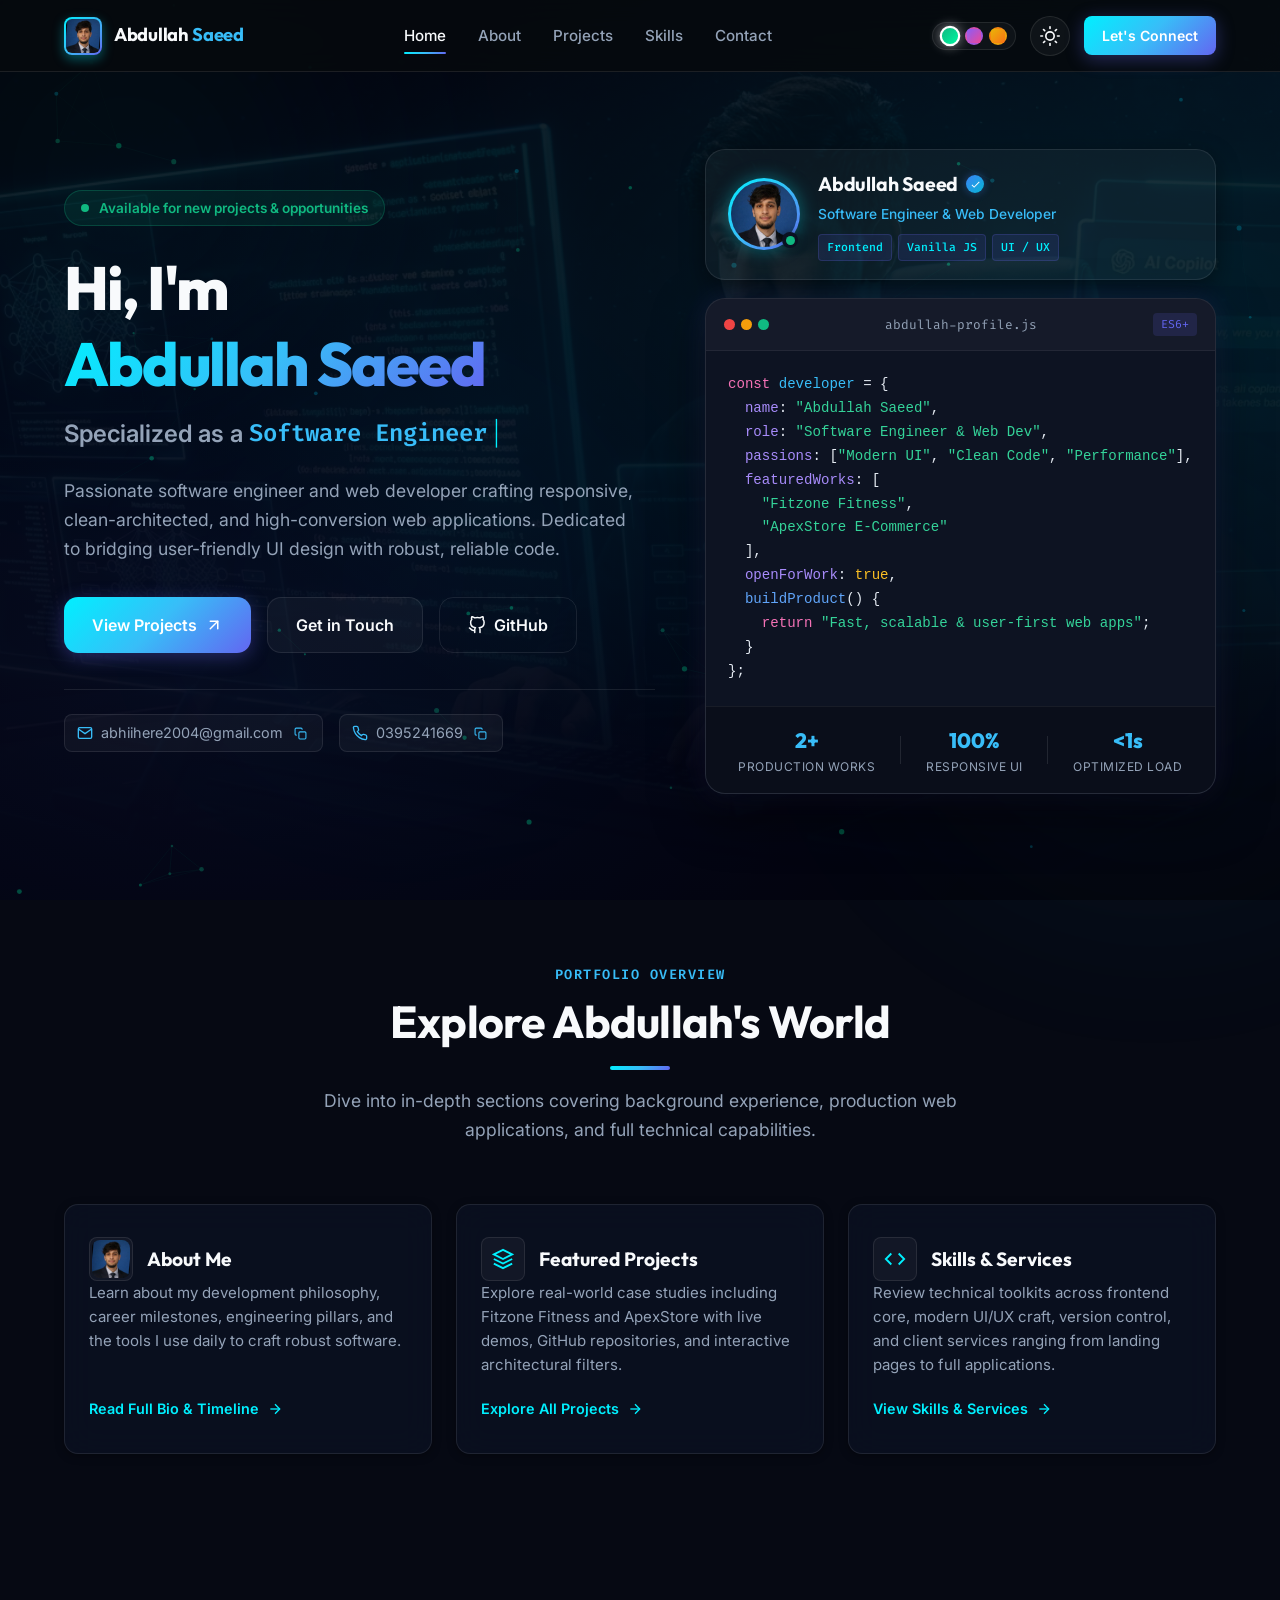
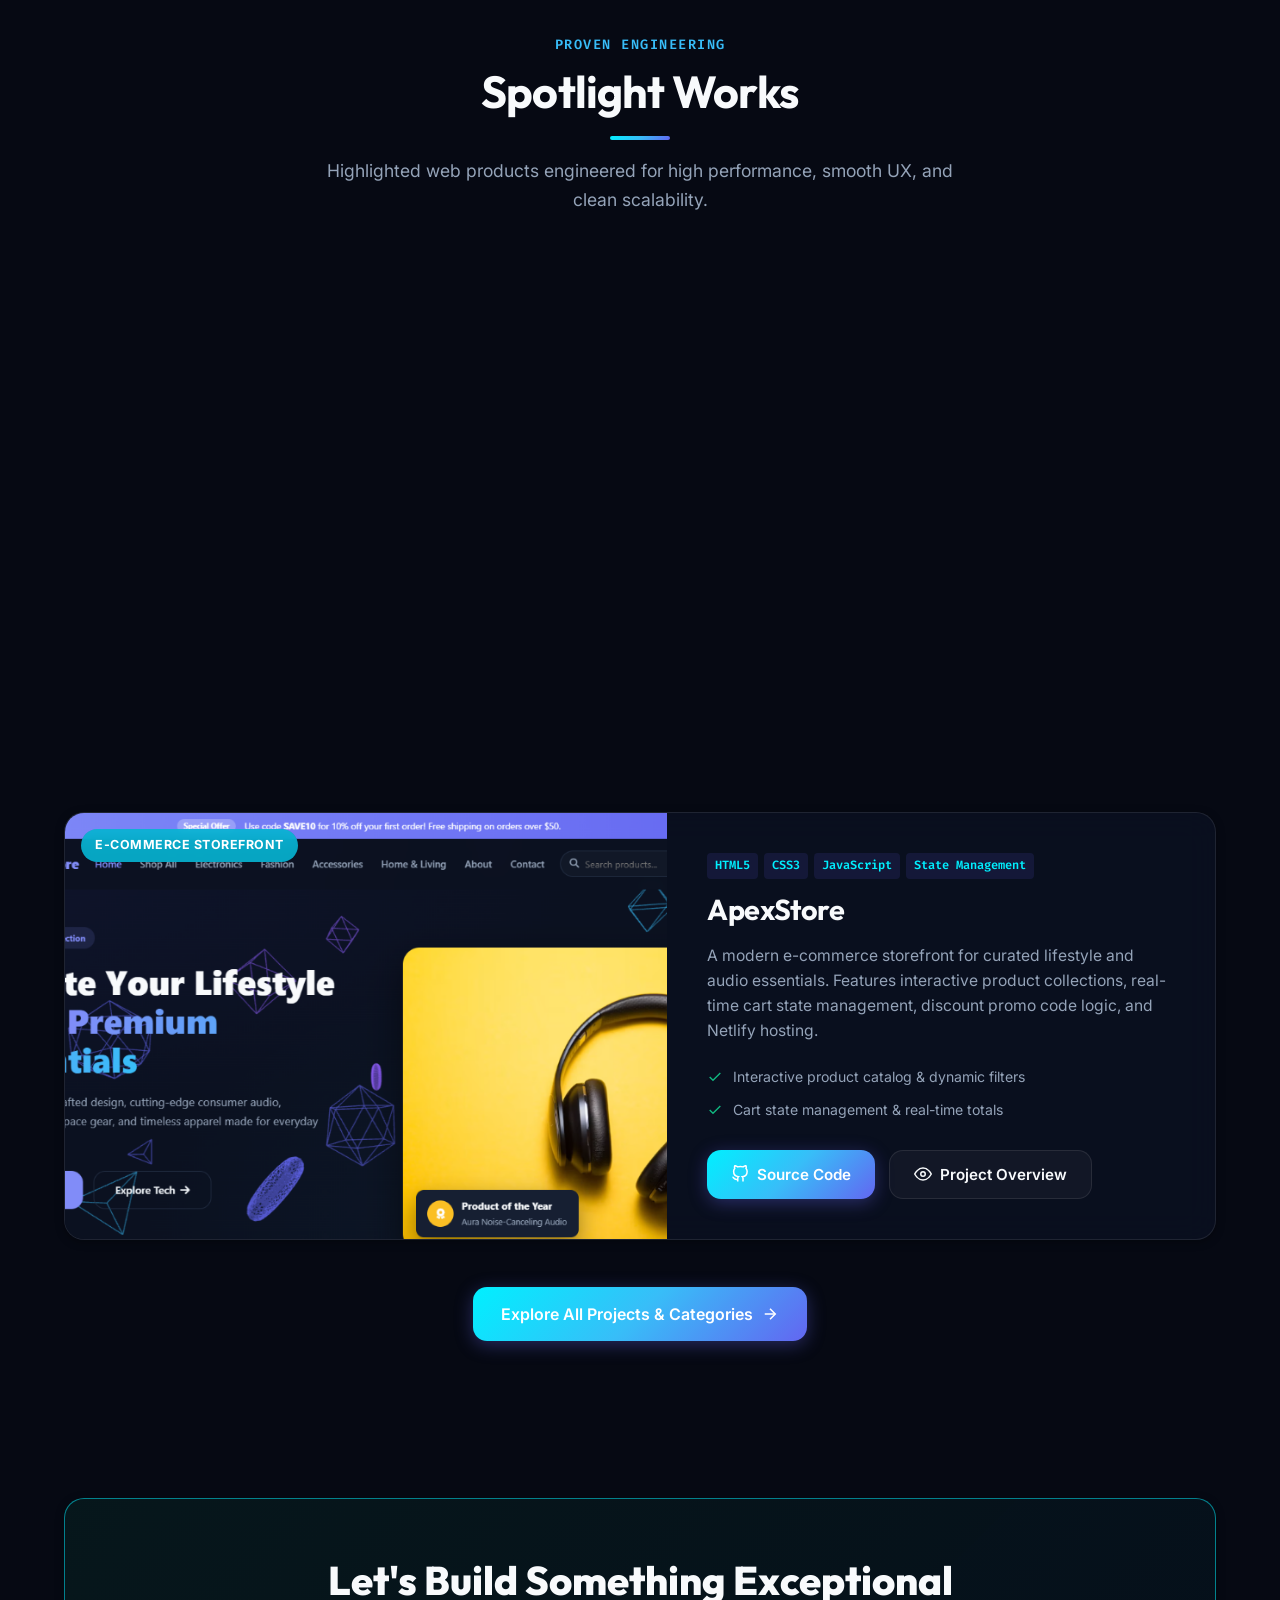
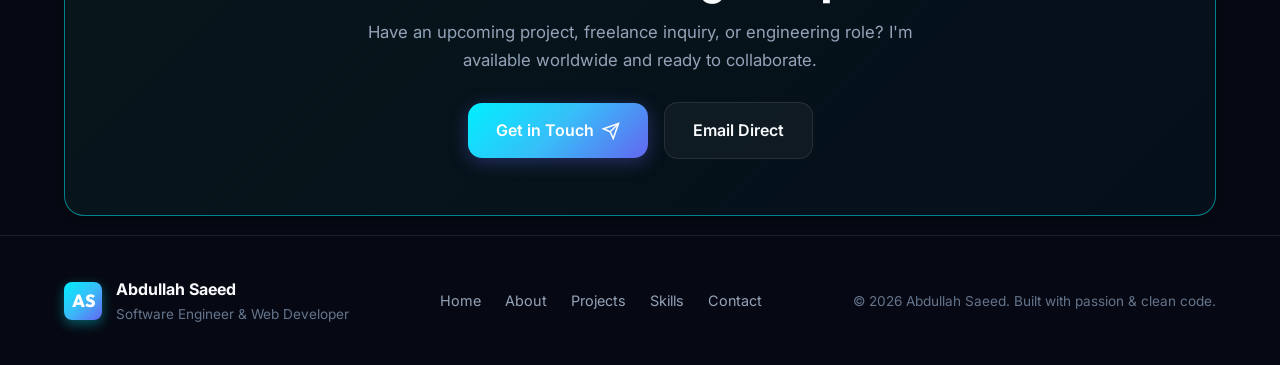
<file: portfolio 1/index.html>
<!DOCTYPE html>
<html lang="en" data-theme="dark" data-palette="emerald">
<head>
  <meta charset="UTF-8">
  <meta name="viewport" content="width=device-width, initial-scale=1.0">
  <title>Abdullah Saeed | Software Engineer & Web Developer</title>
  
  <!-- SEO Meta Tags -->
  <meta name="description" content="Portfolio of Abdullah Saeed - Software Engineer and Web Developer specializing in modern, responsive, high-performance web applications like Fitzone Fitness and ApexStore.">
  <meta name="keywords" content="Abdullah Saeed, Software Engineer, Web Developer, Frontend Developer, JavaScript, HTML5, CSS3, Fitzone Fitness, ApexStore, Portfolio">
  <meta name="author" content="Abdullah Saeed">
  
  <!-- Open Graph Meta Tags -->
  <meta property="og:title" content="Abdullah Saeed | Software Engineer & Web Developer">
  <meta property="og:description" content="Explore modern web applications, frontend architecture, and interactive digital products built by Abdullah Saeed.">
  <meta property="og:type" content="website">
  
  <!-- Google Fonts: Outfit & Inter -->
  <link rel="preconnect" href="https://fonts.googleapis.com">
  <link rel="preconnect" href="https://fonts.gstatic.com" crossorigin>
  <link href="https://fonts.googleapis.com/css2?family=Inter:wght@300;400;500;600;700&family=Outfit:wght@400;500;600;700;800&family=Fira+Code:wght@400;500&display=swap" rel="stylesheet">
  
  <!-- Stylesheet -->
  <link rel="stylesheet" href="css/style.css">
  
  <!-- Favicon (SVG Monogram) -->
  <link rel="icon" type="image/svg+xml" href="data:image/svg+xml,<svg xmlns='http://www.w3.org/2000/svg' viewBox='0 0 100 100'><rect width='100' height='100' rx='24' fill='%2310b981'/><text x='50%' y='58%' dominant-baseline='middle' text-anchor='middle' font-family='sans-serif' font-size='44' font-weight='bold' fill='%23ffffff'>AS</text></svg>">
</head>
<body>
  <!-- Reading Scroll Progress Bar -->
  <div class="scroll-progress-container" aria-hidden="true"> 
    <div class="scroll-progress-bar"></div>
  </div>

  <!-- Ambient Background Lighting & Interactive Particle Canvas -->
  <canvas id="bg-canvas" class="bg-canvas" aria-hidden="true"></canvas>
  <div class="ambient-glow glow-1" aria-hidden="true"></div>
  <div class="ambient-glow glow-2" aria-hidden="true"></div>
  <div class="ambient-glow glow-3" aria-hidden="true"></div>

  <!-- Navigation Bar -->
  <header class="site-header" id="header">
    <nav class="nav-container" aria-label="Main Navigation">
      <a href="index.html" class="nav-brand" aria-label="Abdullah Saeed Home">
        <span class="brand-monogram has-avatar">
          <img src="assets/images/profile.jpg" alt="Abdullah Saeed" class="brand-avatar-img">
        </span>
        <span class="brand-name">Abdullah<span> Saeed</span></span>
      </a>

      <div class="nav-links-desktop">
        <a href="index.html" class="nav-link active">Home</a>
        <a href="about.html" class="nav-link">About</a>
        <a href="projects.html" class="nav-link">Projects</a>
        <a href="skills.html" class="nav-link">Skills</a>
        <a href="contact.html" class="nav-link">Contact</a>
      </div>

      <div class="nav-actions">
        <!-- Palette Switcher -->
        <div class="palette-switcher" title="Choose color accent" aria-label="Theme Color Accent">
          <button class="palette-btn palette-emerald active" data-palette="emerald" title="Emerald & Mint" aria-label="Emerald and Mint color theme" aria-pressed="true"></button>
          <button class="palette-btn palette-violet" data-palette="violet" title="Cyber Violet & Amber" aria-label="Cyber Violet color theme" aria-pressed="false"></button>
          <button class="palette-btn palette-gold" data-palette="gold" title="Champagne Gold" aria-label="Champagne Gold color theme" aria-pressed="false"></button>
        </div>

        <!-- Theme Toggle -->
        <button id="theme-toggle" class="btn-icon theme-btn" aria-label="Toggle light or dark theme" title="Toggle theme">
          <svg class="sun-icon" xmlns="http://www.w3.org/2000/svg" width="20" height="20" viewBox="0 0 24 24" fill="none" stroke="currentColor" stroke-width="2" stroke-linecap="round" stroke-linejoin="round">
            <circle cx="12" cy="12" r="5"></circle>
            <line x1="12" y1="1" x2="12" y2="3"></line>
            <line x1="12" y1="21" x2="12" y2="23"></line>
            <line x1="4.22" y1="4.22" x2="5.64" y2="5.64"></line>
            <line x1="18.36" y1="18.36" x2="19.78" y2="19.78"></line>
            <line x1="1" y1="12" x2="3" y2="12"></line>
            <line x1="21" y1="12" x2="23" y2="12"></line>
            <line x1="4.22" y1="19.78" x2="5.64" y2="18.36"></line>
            <line x1="18.36" y1="5.64" x2="19.78" y2="4.22"></line>
          </svg>
          <svg class="moon-icon" xmlns="http://www.w3.org/2000/svg" width="20" height="20" viewBox="0 0 24 24" fill="none" stroke="currentColor" stroke-width="2" stroke-linecap="round" stroke-linejoin="round">
            <path d="M21 12.79A9 9 0 1 1 11.21 3 7 7 0 0 0 21 12.79z"></path>
          </svg>
        </button>

        <!-- CTA Button -->
        <a href="contact.html" class="btn btn-sm btn-primary nav-cta">Let's Connect</a>

        <!-- Mobile Menu Toggle -->
        <button id="mobile-toggle" class="mobile-toggle" aria-label="Open menu" aria-expanded="false" aria-controls="mobile-drawer">
          <span class="bar"></span>
          <span class="bar"></span>
          <span class="bar"></span>
        </button>
      </div>
    </nav>
  </header>

  <!-- Mobile Drawer Menu -->
  <aside id="mobile-drawer" class="mobile-drawer" aria-hidden="true">
    <div class="drawer-header">
      <div class="drawer-user">
        <div class="drawer-avatar-ring">
          <img src="assets/images/profile.jpg" alt="Abdullah Saeed" class="drawer-avatar-img">
        </div>
        <div class="drawer-user-info">
          <span class="drawer-user-name">Abdullah Saeed</span>
          <span class="drawer-user-role">Software Engineer</span>
        </div>
      </div>
      <button id="drawer-close" class="btn-icon" aria-label="Close menu">
        <svg xmlns="http://www.w3.org/2000/svg" width="22" height="22" viewBox="0 0 24 24" fill="none" stroke="currentColor" stroke-width="2" stroke-linecap="round" stroke-linejoin="round">
          <line x1="18" y1="6" x2="6" y2="18"></line>
          <line x1="6" y1="6" x2="18" y2="18"></line>
        </svg>
      </button>
    </div>
    <div class="drawer-links">
      <a href="index.html" class="drawer-link active">Home</a>
      <a href="about.html" class="drawer-link">About Me</a>
      <a href="projects.html" class="drawer-link">Projects</a>
      <a href="skills.html" class="drawer-link">Skills & Services</a>
      <a href="contact.html" class="drawer-link">Contact Hub</a>
    </div>
    <div class="drawer-footer">
      <div class="drawer-theme-row">
        <span class="drawer-theme-label">Accent Palette</span>
        <div class="palette-switcher" title="Choose color accent">
          <button class="palette-btn palette-emerald active" data-palette="emerald" title="Emerald"></button>
          <button class="palette-btn palette-violet" data-palette="violet" title="Violet"></button>
          <button class="palette-btn palette-gold" data-palette="gold" title="Gold"></button>
        </div>
      </div>

      <div class="drawer-theme-row">
        <span class="drawer-theme-label">Appearance</span>
        <button id="drawer-theme-toggle" class="drawer-theme-toggle" aria-label="Toggle theme">
          <svg class="sun-icon" xmlns="http://www.w3.org/2000/svg" width="18" height="18" viewBox="0 0 24 24" fill="none" stroke="currentColor" stroke-width="2">
            <circle cx="12" cy="12" r="5"></circle>
            <line x1="12" y1="1" x2="12" y2="3"></line>
            <line x1="12" y1="21" x2="12" y2="23"></line>
          </svg>
          <svg class="moon-icon" xmlns="http://www.w3.org/2000/svg" width="18" height="18" viewBox="0 0 24 24" fill="none" stroke="currentColor" stroke-width="2">
            <path d="M21 12.79A9 9 0 1 1 11.21 3 7 7 0 0 0 21 12.79z"></path>
          </svg>
          <span class="theme-text">Toggle Mode</span>
        </button>
      </div>

      <div class="drawer-contact-section">
        <p class="drawer-contact-title">Direct Inquiries</p>
        <a href="mailto:abhiihere2004@gmail.com" class="drawer-contact-item">
          <svg xmlns="http://www.w3.org/2000/svg" width="16" height="16" viewBox="0 0 24 24" fill="none" stroke="currentColor" stroke-width="2">
            <path d="M4 4h16c1.1 0 2 .9 2 2v12c0 1.1-.9 2-2 2H4c-1.1 0-2-.9-2-2V6c0-1.1.9-2 2-2z"></path>
            <polyline points="22,6 12,13 2,6"></polyline>
          </svg>
          <span>abhiihere2004@gmail.com</span>
        </a>
        <a href="tel:0395241669" class="drawer-contact-item">
          <svg xmlns="http://www.w3.org/2000/svg" width="16" height="16" viewBox="0 0 24 24" fill="none" stroke="currentColor" stroke-width="2">
            <path d="M22 16.92v3a2 2 0 0 1-2.18 2 19.79 19.79 0 0 1-8.63-3.07 19.5 19.5 0 0 1-6-6 19.79 19.79 0 0 1-3.07-8.67A2 2 0 0 1 4.11 2h3a2 2 0 0 1 2 1.72 12.84 12.84 0 0 0 .7 2.81 2 2 0 0 1-.45 2.11L8.09 9.91a16 16 0 0 0 6 6l1.27-1.27a2 2 0 0 1 2.11-.45 12.84 12.84 0 0 0 2.81.7A2 2 0 0 1 22 16.92z"></path>
          </svg>
          <span>0395241669</span>
        </a>
      </div>
    </div>
  </aside>
  <div id="drawer-backdrop" class="drawer-backdrop" aria-hidden="true"></div>

  <main id="main-content">
    <!-- Hero Section -->
    <section id="hero" class="hero-section">
      <div class="container hero-container">
        <div class="hero-content" data-reveal="left">
          <!-- Availability Badge -->
          <div class="availability-badge">
            <span class="pulsing-dot" aria-hidden="true"></span>
            <span>Available for new projects & opportunities</span>
          </div>

          <!-- Main Intro -->
          <h1 class="hero-title">
            Hi, I'm <span class="gradient-text">Abdullah Saeed</span>
          </h1>

          <!-- Dynamic Role Typewriter -->
          <div class="hero-role-wrapper">
            <span class="role-prefix">Specialized as a </span>
            <span id="role-typewriter" class="role-highlight">Software Engineer</span>
            <span class="typewriter-cursor">|</span>
          </div>

          <!-- Description -->
          <p class="hero-description">
            Passionate software engineer and web developer crafting responsive, clean-architected, and high-conversion web applications. Dedicated to bridging user-friendly UI design with robust, reliable code.
          </p>

          <!-- Action Buttons -->
          <div class="hero-buttons">
            <a href="projects.html" class="btn btn-primary btn-lg">
              <span>View Projects</span>
              <svg xmlns="http://www.w3.org/2000/svg" width="18" height="18" viewBox="0 0 24 24" fill="none" stroke="currentColor" stroke-width="2" stroke-linecap="round" stroke-linejoin="round">
                <line x1="7" y1="17" x2="17" y2="7"></line>
                <polyline points="7 7 17 7 17 17"></polyline>
              </svg>
            </a>
            <a href="contact.html" class="btn btn-secondary btn-lg">
              <span>Get in Touch</span>
            </a>
            <a href="https://github.com/abhiihere2004-alt" target="_blank" rel="noopener noreferrer" class="btn btn-outline btn-lg" title="View GitHub Profile">
              <svg xmlns="http://www.w3.org/2000/svg" width="18" height="18" viewBox="0 0 24 24" fill="none" stroke="currentColor" stroke-width="2" stroke-linecap="round" stroke-linejoin="round">
                <path d="M9 19c-5 1.5-5-2.5-7-3m14 6v-3.87a3.37 3.37 0 0 0-.94-2.61c3.14-.35 6.44-1.54 6.44-7A5.44 5.44 0 0 0 20 4.77 5.07 5.07 0 0 0 19.91 1S18.73.65 16 2.48a13.38 13.38 0 0 0-7 0C6.27.65 5.09 1 5.09 1A5.07 5.07 0 0 0 5 4.77a5.44 5.44 0 0 0-1.5 3.78c0 5.42 3.3 6.61 6.44 7A3.37 3.37 0 0 0 9 18.13V22"></path>
              </svg>
              <span>GitHub</span>
            </a>
          </div>

          <!-- Quick Contact Meta Strip -->
          <div class="hero-quick-meta">
            <div class="meta-item">
              <svg xmlns="http://www.w3.org/2000/svg" width="16" height="16" viewBox="0 0 24 24" fill="none" stroke="currentColor" stroke-width="2">
                <path d="M4 4h16c1.1 0 2 .9 2 2v12c0 1.1-.9 2-2 2H4c-1.1 0-2-.9-2-2V6c0-1.1.9-2 2-2z"></path>
                <polyline points="22,6 12,13 2,6"></polyline>
              </svg>
              <span>abhiihere2004@gmail.com</span>
              <button class="btn-copy-chip" data-copy="abhiihere2004@gmail.com" title="Copy email address">
                <svg xmlns="http://www.w3.org/2000/svg" width="13" height="13" viewBox="0 0 24 24" fill="none" stroke="currentColor" stroke-width="2">
                  <rect x="9" y="9" width="13" height="13" rx="2" ry="2"></rect>
                  <path d="M5 15H4a2 2 0 0 1-2-2V4a2 2 0 0 1 2-2h9a2 2 0 0 1 2 2v1"></path>
                </svg>
              </button>
            </div>
            <div class="meta-item">
              <svg xmlns="http://www.w3.org/2000/svg" width="16" height="16" viewBox="0 0 24 24" fill="none" stroke="currentColor" stroke-width="2">
                <path d="M22 16.92v3a2 2 0 0 1-2.18 2 19.79 19.79 0 0 1-8.63-3.07 19.5 19.5 0 0 1-6-6 19.79 19.79 0 0 1-3.07-8.67A2 2 0 0 1 4.11 2h3a2 2 0 0 1 2 1.72 12.84 12.84 0 0 0 .7 2.81 2 2 0 0 1-.45 2.11L8.09 9.91a16 16 0 0 0 6 6l1.27-1.27a2 2 0 0 1 2.11-.45 12.84 12.84 0 0 0 2.81.7A2 2 0 0 1 22 16.92z"></path>
              </svg>
              <span>0395241669</span>
              <button class="btn-copy-chip" data-copy="0395241669" title="Copy phone number">
                <svg xmlns="http://www.w3.org/2000/svg" width="13" height="13" viewBox="0 0 24 24" fill="none" stroke="currentColor" stroke-width="2">
                  <rect x="9" y="9" width="13" height="13" rx="2" ry="2"></rect>
                  <path d="M5 15H4a2 2 0 0 1-2-2V4a2 2 0 0 1 2-2h9a2 2 0 0 1 2 2v1"></path>
                </svg>
              </button>
            </div>
          </div>
        </div>

        <!-- Hero Graphic / Code Card -->
        <div class="hero-visual" data-reveal="right">
          <!-- Featured Profile Card -->
          <div class="hero-profile-card">
            <div class="hero-avatar-wrapper">
              <div class="hero-avatar-ring">
                <img src="assets/images/profile.jpg" alt="Abdullah Saeed - Software Engineer" class="hero-avatar-img">
              </div>
              <span class="hero-avatar-status" title="Active & Available for Projects">
                <span class="pulsing-dot"></span>
              </span>
            </div>
            <div class="hero-profile-info">
              <div class="hero-profile-name-row">
                <span class="hero-profile-name">Abdullah Saeed</span>
                <span class="verified-badge" title="Verified Software Engineer">
                  <svg xmlns="http://www.w3.org/2000/svg" width="14" height="14" viewBox="0 0 24 24" fill="currentColor">
                    <path d="M9 16.17L4.83 12l-1.42 1.41L9 19 21 7l-1.41-1.41z"/>
                  </svg>
                </span>
              </div>
              <span class="hero-profile-role">Software Engineer &amp; Web Developer</span>
              <div class="hero-profile-tags">
                <span class="profile-mini-tag">Frontend</span>
                <span class="profile-mini-tag">Vanilla JS</span>
                <span class="profile-mini-tag">UI / UX</span>
              </div>
            </div>
          </div>

          <div class="code-window-card">
            <div class="window-header">
              <div class="traffic-dots">
                <span class="dot dot-red"></span>
                <span class="dot dot-yellow"></span>
                <span class="dot dot-green"></span>
              </div>
              <span class="window-title">abdullah-profile.js</span>
              <span class="window-lang">ES6+</span>
            </div>
            <div class="window-body">
              <pre><code><span class="code-keyword">const</span> <span class="code-variable">developer</span> = {
  <span class="code-prop">name</span>: <span class="code-string">"Abdullah Saeed"</span>,
  <span class="code-prop">role</span>: <span class="code-string">"Software Engineer & Web Dev"</span>,
  <span class="code-prop">passions</span>: [<span class="code-string">"Modern UI"</span>, <span class="code-string">"Clean Code"</span>, <span class="code-string">"Performance"</span>],
  <span class="code-prop">featuredWorks</span>: [
    <span class="code-string">"Fitzone Fitness"</span>,
    <span class="code-string">"ApexStore E-Commerce"</span>
  ],
  <span class="code-prop">openForWork</span>: <span class="code-boolean">true</span>,
  <span class="code-func">buildProduct</span>() {
    <span class="code-keyword">return</span> <span class="code-string">"Fast, scalable & user-first web apps"</span>;
  }
};</code></pre>
            </div>
            <!-- Animated Stats Bar on Scroll -->
            <div class="window-stats">
              <div class="stat-pill">
                <span class="stat-num stat-counter-num">2+</span>
                <span class="stat-label">Production Works</span>
              </div>
              <div class="stat-divider"></div>
              <div class="stat-pill">
                <span class="stat-num stat-counter-num">100%</span>
                <span class="stat-label">Responsive UI</span>
              </div>
              <div class="stat-divider"></div>
              <div class="stat-pill">
                <span class="stat-num">&lt;1s</span>
                <span class="stat-label">Optimized Load</span>
              </div>
            </div>
          </div>
        </div>
      </div>
    </section>

    <!-- At a Glance / Multi-Page Navigation Hub -->
    <section class="home-preview-section">
      <div class="container">
        <div class="section-header text-center" data-reveal="up">
          <span class="section-subtitle">Portfolio Overview</span>
          <h2 class="section-title">Explore Abdullah's World</h2>
          <div class="section-divider"></div>
          <p class="section-lead">
            Dive into in-depth sections covering background experience, production web applications, and full technical capabilities.
          </p>
        </div>

        <div class="preview-grid">
          <!-- Card 1: About Me -->
          <a href="about.html" class="preview-card glass-card" data-reveal="up" data-delay="100">
            <div>
              <div class="preview-card-header">
                <div class="preview-icon" style="overflow: hidden; padding: 2px;">
                  <img src="assets/images/profile.jpg" alt="Abdullah Saeed" style="width: 100%; height: 100%; border-radius: var(--radius-sm); object-fit: cover; display: block;">
                </div>
                <h3 class="preview-title">About Me</h3>
              </div>
              <p class="preview-desc">
                Learn about my development philosophy, career milestones, engineering pillars, and the tools I use daily to craft robust software.
              </p>
            </div>
            <span class="preview-link">
              <span>Read Full Bio & Timeline</span>
              <svg xmlns="http://www.w3.org/2000/svg" width="16" height="16" viewBox="0 0 24 24" fill="none" stroke="currentColor" stroke-width="2">
                <line x1="5" y1="12" x2="19" y2="12"></line>
                <polyline points="12 5 19 12 12 19"></polyline>
              </svg>
            </span>
          </a>

          <!-- Card 2: Featured Projects -->
          <a href="projects.html" class="preview-card glass-card" data-reveal="up" data-delay="200">
            <div>
              <div class="preview-card-header">
                <div class="preview-icon">
                  <svg xmlns="http://www.w3.org/2000/svg" width="22" height="22" viewBox="0 0 24 24" fill="none" stroke="currentColor" stroke-width="2">
                    <polygon points="12 2 2 7 12 12 22 7 12 2"></polygon>
                    <polyline points="2 17 12 22 22 17"></polyline>
                    <polyline points="2 12 12 17 22 12"></polyline>
                  </svg>
                </div>
                <h3 class="preview-title">Featured Projects</h3>
              </div>
              <p class="preview-desc">
                Explore real-world case studies including Fitzone Fitness and ApexStore with live demos, GitHub repositories, and interactive architectural filters.
              </p>
            </div>
            <span class="preview-link">
              <span>Explore All Projects</span>
              <svg xmlns="http://www.w3.org/2000/svg" width="16" height="16" viewBox="0 0 24 24" fill="none" stroke="currentColor" stroke-width="2">
                <line x1="5" y1="12" x2="19" y2="12"></line>
                <polyline points="12 5 19 12 12 19"></polyline>
              </svg>
            </span>
          </a>

          <!-- Card 3: Skills & Services -->
          <a href="skills.html" class="preview-card glass-card" data-reveal="up" data-delay="300">
            <div>
              <div class="preview-card-header">
                <div class="preview-icon">
                  <svg xmlns="http://www.w3.org/2000/svg" width="22" height="22" viewBox="0 0 24 24" fill="none" stroke="currentColor" stroke-width="2">
                    <polyline points="16 18 22 12 16 6"></polyline>
                    <polyline points="8 6 2 12 8 18"></polyline>
                  </svg>
                </div>
                <h3 class="preview-title">Skills & Services</h3>
              </div>
              <p class="preview-desc">
                Review technical toolkits across frontend core, modern UI/UX craft, version control, and client services ranging from landing pages to full applications.
              </p>
            </div>
            <span class="preview-link">
              <span>View Skills & Services</span>
              <svg xmlns="http://www.w3.org/2000/svg" width="16" height="16" viewBox="0 0 24 24" fill="none" stroke="currentColor" stroke-width="2">
                <line x1="5" y1="12" x2="19" y2="12"></line>
                <polyline points="12 5 19 12 12 19"></polyline>
              </svg>
            </span>
          </a>
        </div>
      </div>
    </section>

    <!-- Featured Projects Spotlight Teaser -->
    <section class="section projects-section">
      <div class="container">
        <div class="section-header text-center" data-reveal="up">
          <span class="section-subtitle">Proven Engineering</span>
          <h2 class="section-title">Spotlight Works</h2>
          <div class="section-divider"></div>
          <p class="section-lead">
            Highlighted web products engineered for high performance, smooth UX, and clean scalability.
          </p>
        </div>

        <div class="projects-showcase">
          <!-- Project 1: Fitzone Fitness -->
          <article class="project-card glass-card" data-reveal="up">
            <div class="project-media">
              <img src="assets/images/fitzone-preview.jpg" alt="Fitzone Fitness single page web app preview" class="project-img" loading="lazy">
              <div class="project-media-overlay">
                <span class="project-badge">Web Application</span>
              </div>
            </div>

            <div class="project-body">
              <div class="project-header">
                <div class="project-tags">
                  <span class="tag">HTML5</span>
                  <span class="tag">CSS3</span>
                  <span class="tag">JavaScript</span>
                  <span class="tag">Responsive UI</span>
                </div>
                <h3 class="project-title">Fitzone Fitness</h3>
              </div>

              <p class="project-description">
                A high-energy, responsive single-page web application for FitZone ("Train Hard. Stay Strong."). Features structured training programs, coach spotlights, membership tier plans, and modern dark gym aesthetics.
              </p>

              <div class="project-features">
                <div class="feature-item">
                  <svg xmlns="http://www.w3.org/2000/svg" width="16" height="16" viewBox="0 0 24 24" fill="none" stroke="currentColor" stroke-width="2">
                    <polyline points="20 6 9 17 4 12"></polyline>
                  </svg>
                  <span>Mobile-first responsive layout</span>
                </div>
                <div class="feature-item">
                  <svg xmlns="http://www.w3.org/2000/svg" width="16" height="16" viewBox="0 0 24 24" fill="none" stroke="currentColor" stroke-width="2">
                    <polyline points="20 6 9 17 4 12"></polyline>
                  </svg>
                  <span>Interactive schedules & pricing tiers</span>
                </div>
              </div>

              <div class="project-actions">
                <a href="https://capable-pixie-7a0ab4.netlify.app/" target="_blank" rel="noopener noreferrer" class="btn btn-primary" title="View Fitzone Fitness Live Demo">
                  <svg xmlns="http://www.w3.org/2000/svg" width="18" height="18" viewBox="0 0 24 24" fill="none" stroke="currentColor" stroke-width="2">
                    <path d="M18 13v6a2 2 0 0 1-2 2H5a2 2 0 0 1-2-2V8a2 2 0 0 1 2-2h6"></path>
                    <polyline points="15 3 21 3 21 9"></polyline>
                    <line x1="10" y1="14" x2="21" y2="3"></line>
                  </svg>
                  <span>Live Demo</span>
                </a>
                <a href="https://github.com/abhiihere2004-alt/Fitzone-Fitness" target="_blank" rel="noopener noreferrer" class="btn btn-secondary" title="View Fitzone Fitness on GitHub">
                  <svg xmlns="http://www.w3.org/2000/svg" width="18" height="18" viewBox="0 0 24 24" fill="none" stroke="currentColor" stroke-width="2">
                    <path d="M9 19c-5 1.5-5-2.5-7-3m14 6v-3.87a3.37 3.37 0 0 0-.94-2.61c3.14-.35 6.44-1.54 6.44-7A5.44 5.44 0 0 0 20 4.77 5.07 5.07 0 0 0 19.91 1S18.73.65 16 2.48a13.38 13.38 0 0 0-7 0C6.27.65 5.09 1 5.09 1A5.07 5.07 0 0 0 5 4.77a5.44 5.44 0 0 0-1.5 3.78c0 5.42 3.3 6.61 6.44 7A3.37 3.37 0 0 0 9 18.13V22"></path>
                  </svg>
                  <span>Source Code</span>
                </a>
                <button class="btn btn-outline btn-quick-view" data-project="fitzone">
                  <svg xmlns="http://www.w3.org/2000/svg" width="18" height="18" viewBox="0 0 24 24" fill="none" stroke="currentColor" stroke-width="2">
                    <path d="M1 12s4-8 11-8 11 8 11 8-4 8-11 8-11-8-11-8z"></path>
                    <circle cx="12" cy="12" r="3"></circle>
                  </svg>
                  <span>Overview</span>
                </button>
              </div>
            </div>
          </article>

          <!-- Project 2: ApexStore -->
          <article class="project-card glass-card" data-reveal="up" data-delay="150">
            <div class="project-media">
              <img src="assets/images/apexstore-preview.jpg" alt="ApexStore modern e-commerce web application preview" class="project-img" loading="lazy">
              <div class="project-media-overlay">
                <span class="project-badge badge-cyan">E-Commerce Storefront</span>
              </div>
            </div>

            <div class="project-body">
              <div class="project-header">
                <div class="project-tags">
                  <span class="tag">HTML5</span>
                  <span class="tag">CSS3</span>
                  <span class="tag">JavaScript</span>
                  <span class="tag">State Management</span>
                </div>
                <h3 class="project-title">ApexStore</h3>
              </div>

              <p class="project-description">
                A modern e-commerce storefront for curated lifestyle and audio essentials. Features interactive product collections, real-time cart state management, discount promo code logic, and Netlify hosting.
              </p>

              <div class="project-features">
                <div class="feature-item">
                  <svg xmlns="http://www.w3.org/2000/svg" width="16" height="16" viewBox="0 0 24 24" fill="none" stroke="currentColor" stroke-width="2">
                    <polyline points="20 6 9 17 4 12"></polyline>
                  </svg>
                  <span>Interactive product catalog & dynamic filters</span>
                </div>
                <div class="feature-item">
                  <svg xmlns="http://www.w3.org/2000/svg" width="16" height="16" viewBox="0 0 24 24" fill="none" stroke="currentColor" stroke-width="2">
                    <polyline points="20 6 9 17 4 12"></polyline>
                  </svg>
                  <span>Cart state management & real-time totals</span>
                </div>
              </div>

              <div class="project-actions">
                <a href="https://github.com/abhiihere2004-alt/APEX-STORE" target="_blank" rel="noopener noreferrer" class="btn btn-primary" title="View ApexStore on GitHub">
                  <svg xmlns="http://www.w3.org/2000/svg" width="18" height="18" viewBox="0 0 24 24" fill="none" stroke="currentColor" stroke-width="2">
                    <path d="M9 19c-5 1.5-5-2.5-7-3m14 6v-3.87a3.37 3.37 0 0 0-.94-2.61c3.14-.35 6.44-1.54 6.44-7A5.44 5.44 0 0 0 20 4.77 5.07 5.07 0 0 0 19.91 1S18.73.65 16 2.48a13.38 13.38 0 0 0-7 0C6.27.65 5.09 1 5.09 1A5.07 5.07 0 0 0 5 4.77a5.44 5.44 0 0 0-1.5 3.78c0 5.42 3.3 6.61 6.44 7A3.37 3.37 0 0 0 9 18.13V22"></path>
                  </svg>
                  <span>Source Code</span>
                </a>
                <button class="btn btn-secondary btn-quick-view" data-project="apexstore">
                  <svg xmlns="http://www.w3.org/2000/svg" width="18" height="18" viewBox="0 0 24 24" fill="none" stroke="currentColor" stroke-width="2">
                    <path d="M1 12s4-8 11-8 11 8 11 8-4 8-11 8-11-8-11-8z"></path>
                    <circle cx="12" cy="12" r="3"></circle>
                  </svg>
                  <span>Project Overview</span>
                </button>
              </div>
            </div>
          </article>
        </div>

        <!-- Link to Full Projects Page -->
        <div class="text-center" style="margin-top: 48px;" data-reveal="up">
          <a href="projects.html" class="btn btn-primary btn-lg">
            <span>Explore All Projects & Categories</span>
            <svg xmlns="http://www.w3.org/2000/svg" width="18" height="18" viewBox="0 0 24 24" fill="none" stroke="currentColor" stroke-width="2">
              <line x1="5" y1="12" x2="19" y2="12"></line>
              <polyline points="12 5 19 12 12 19"></polyline>
            </svg>
          </a>
        </div>
      </div>
    </section>

    <!-- Call to Action Banner -->
    <section class="container" data-reveal="scale">
      <div class="cta-banner glass-card">
        <h2 class="cta-title">Let's Build Something Exceptional</h2>
        <p class="cta-desc">
          Have an upcoming project, freelance inquiry, or engineering role? I'm available worldwide and ready to collaborate.
        </p>
        <div class="cta-actions">
          <a href="contact.html" class="btn btn-primary btn-lg">
            <span>Get in Touch</span>
            <svg xmlns="http://www.w3.org/2000/svg" width="18" height="18" viewBox="0 0 24 24" fill="none" stroke="currentColor" stroke-width="2">
              <line x1="22" y1="2" x2="11" y2="13"></line>
              <polygon points="22 2 15 22 11 13 2 9 22 2"></polygon>
            </svg>
          </a>
          <a href="mailto:abhiihere2004@gmail.com" class="btn btn-secondary btn-lg">
            <span>Email Direct</span>
          </a>
        </div>
      </div>
    </section>
  </main>

  <!-- Quick Project Overview Modal -->
  <div id="project-modal" class="modal" aria-hidden="true" role="dialog" aria-modal="true" aria-labelledby="modal-title">
    <div class="modal-backdrop" id="modal-backdrop"></div>
    <div class="modal-content glass-card">
      <button class="modal-close" id="modal-close" aria-label="Close details modal">
        <svg xmlns="http://www.w3.org/2000/svg" width="20" height="20" viewBox="0 0 24 24" fill="none" stroke="currentColor" stroke-width="2">
          <line x1="18" y1="6" x2="6" y2="18"></line>
          <line x1="6" y1="6" x2="18" y2="18"></line>
        </svg>
      </button>
      <div id="modal-body"></div>
    </div>
  </div>

  <!-- Toast Notification Container -->
  <div id="toast-container" class="toast-container" aria-live="polite" aria-atomic="true"></div>

  <!-- Floating Back to Top Button with SVG Progress Ring -->
  <button id="back-to-top" class="back-to-top" aria-label="Scroll back to top" title="Scroll to top">
    <svg class="progress-ring" width="50" height="50">
      <circle class="progress-ring-bg" cx="25" cy="25" r="22.5"></circle>
      <circle class="progress-ring-circle" cx="25" cy="25" r="22.5"></circle>
    </svg>
    <svg xmlns="http://www.w3.org/2000/svg" width="20" height="20" viewBox="0 0 24 24" fill="none" stroke="currentColor" stroke-width="2.5" stroke-linecap="round" stroke-linejoin="round">
      <polyline points="18 15 12 9 6 15"></polyline>
    </svg>
  </button>

  <!-- Footer -->
  <footer class="site-footer">
    <div class="container footer-container">
      <div class="footer-left">
        <span class="brand-monogram">AS</span>
        <div>
          <p class="footer-title">Abdullah Saeed</p>
          <p class="footer-subtitle">Software Engineer & Web Developer</p>
        </div>
      </div>

      <div class="footer-nav">
        <a href="index.html">Home</a>
        <a href="about.html">About</a>
        <a href="projects.html">Projects</a>
        <a href="skills.html">Skills</a>
        <a href="contact.html">Contact</a>
      </div>

      <div class="footer-right">
        <p class="copyright">© 2026 Abdullah Saeed. Built with passion & clean code.</p>
      </div>
    </div>
  </footer>

  <!-- Scripts -->
  <script src="js/main.js"></script>
</body>
</html>
</file>
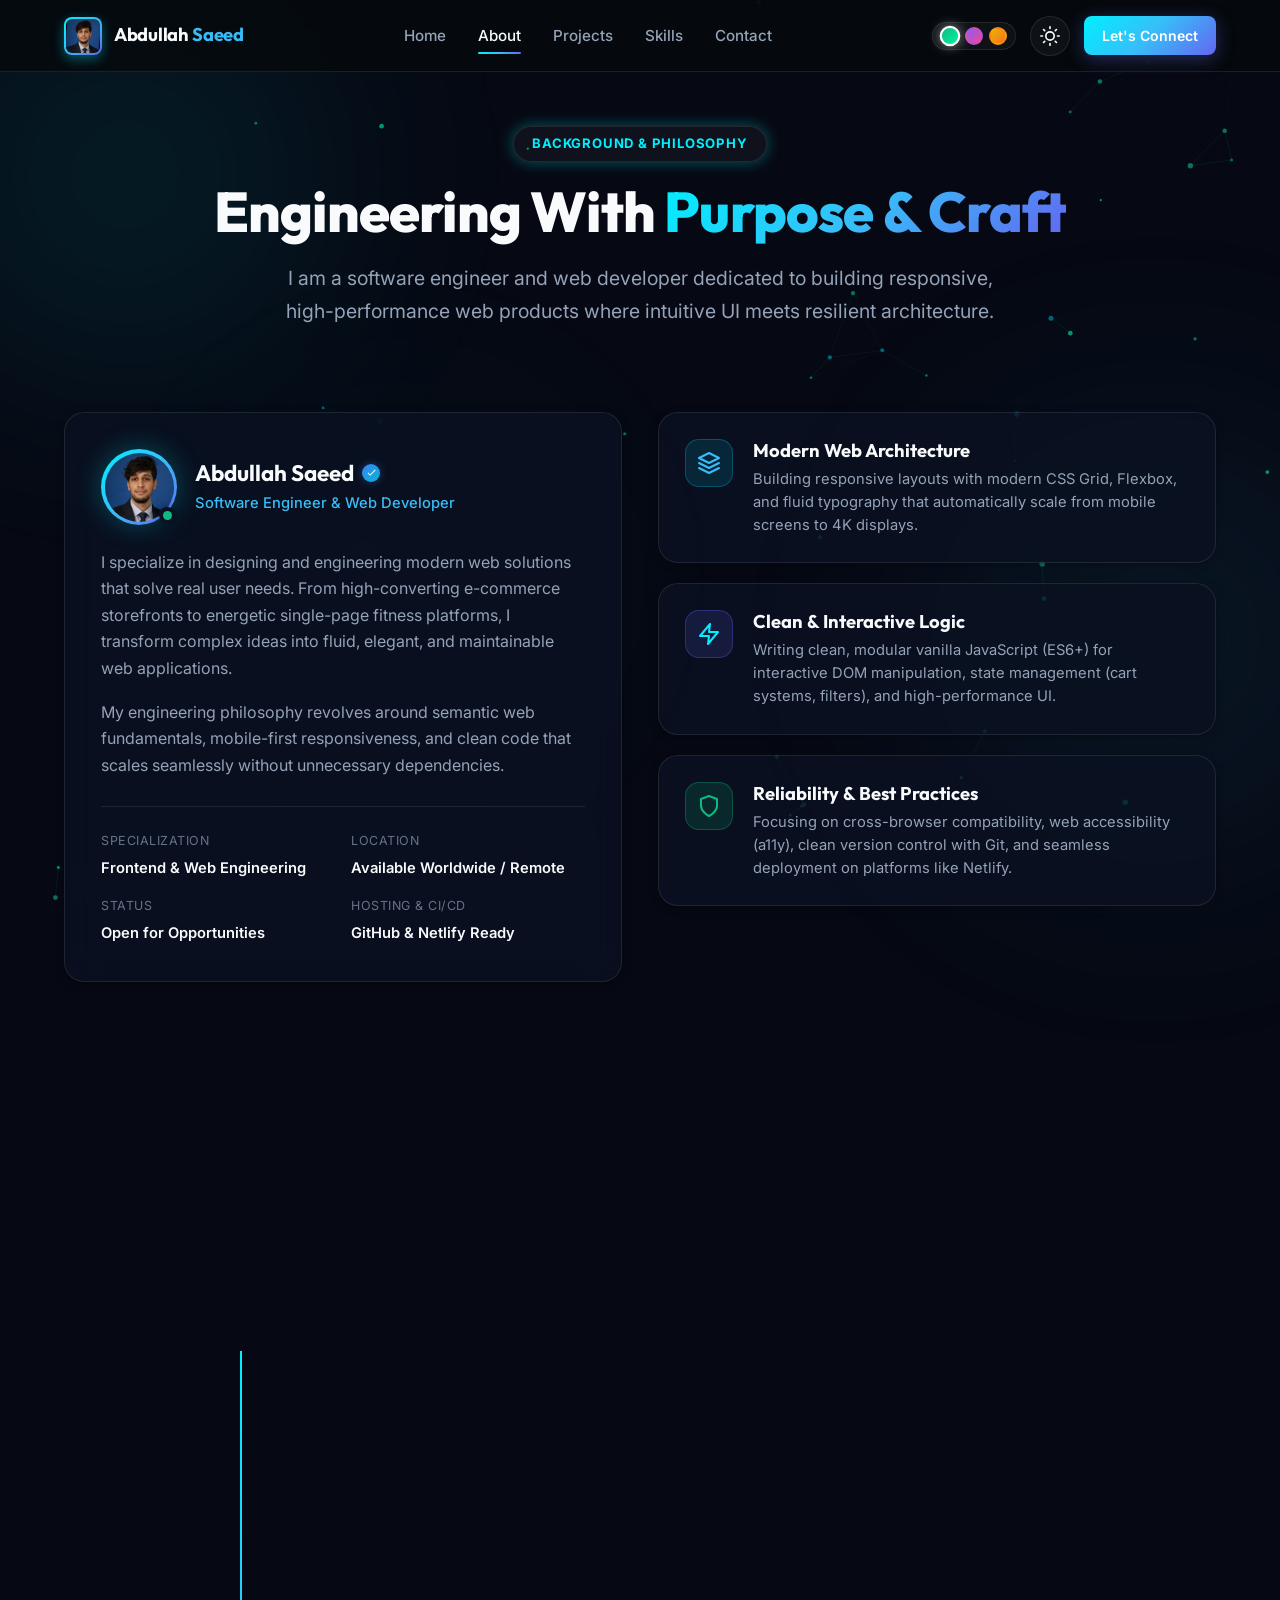
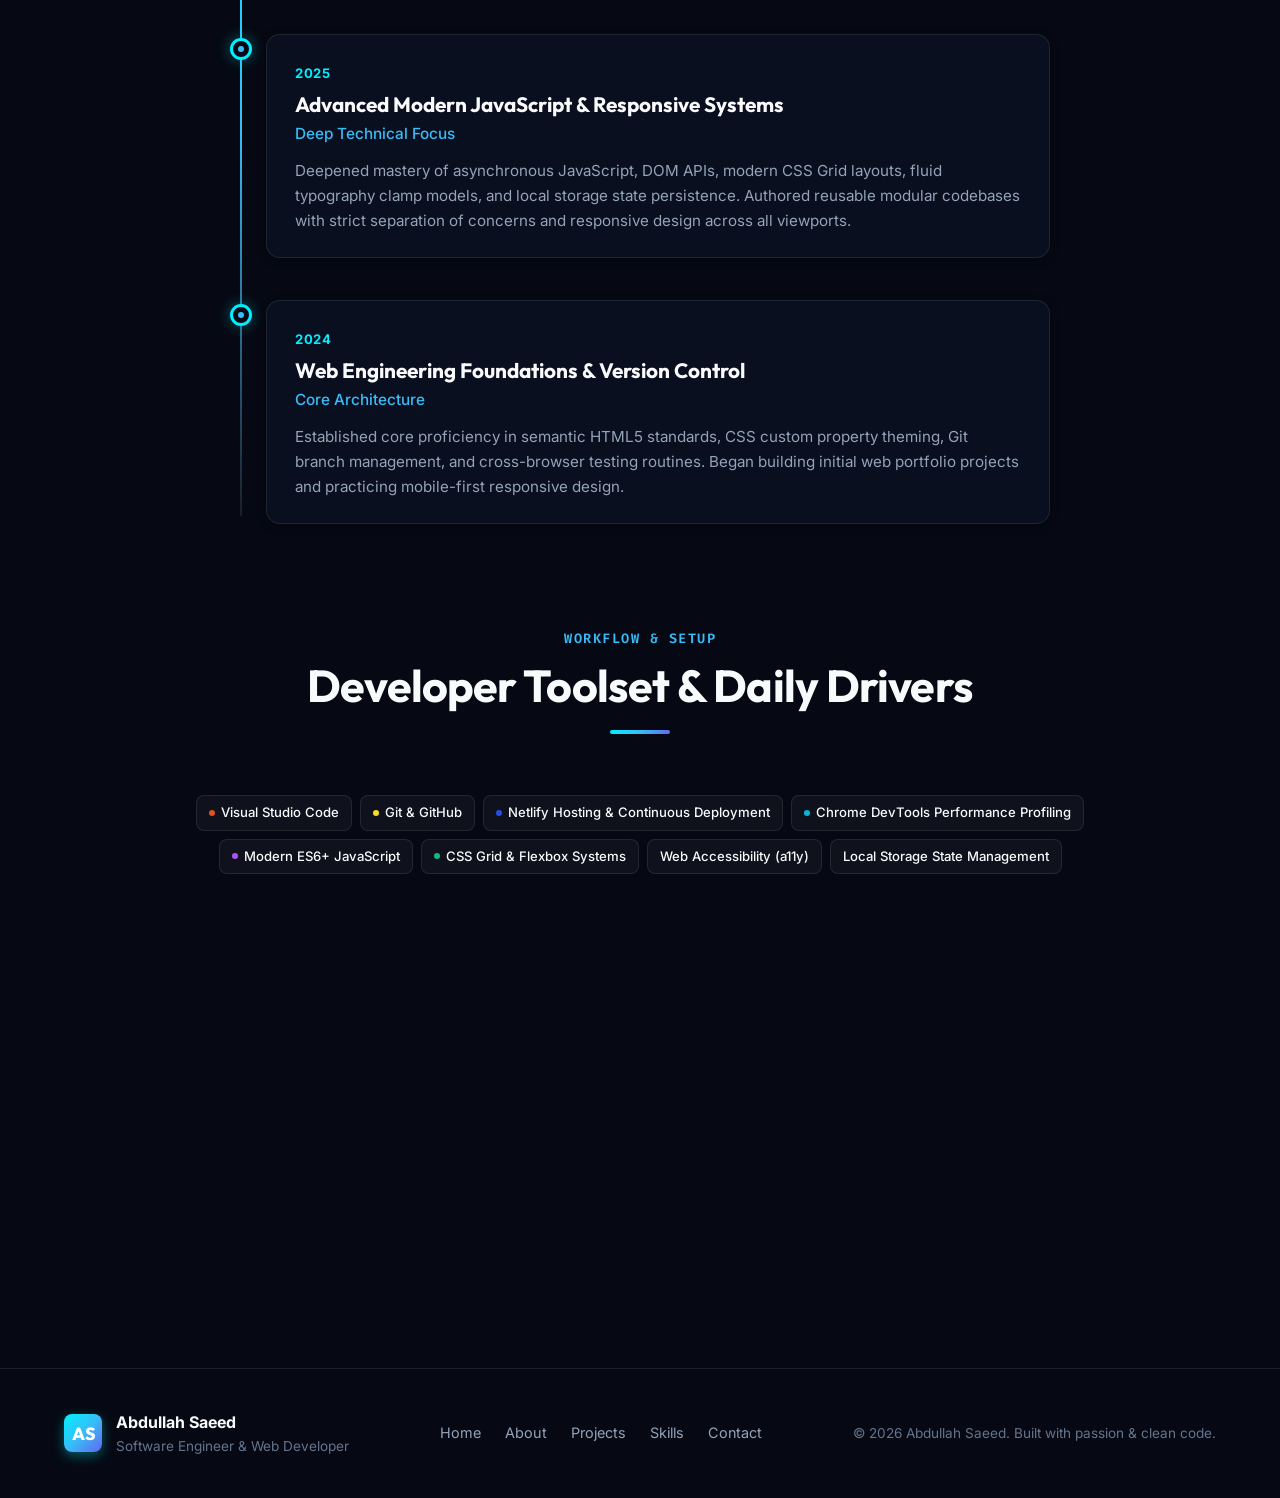
<file: portfolio 1/about.html>
<!DOCTYPE html>
<html lang="en" data-theme="dark" data-palette="emerald">
<head>
  <meta charset="UTF-8">
  <meta name="viewport" content="width=device-width, initial-scale=1.0">
  <title>About Me | Abdullah Saeed - Software Engineer & Web Developer</title>
  
  <!-- SEO Meta Tags -->
  <meta name="description" content="Learn about Abdullah Saeed, a dedicated Software Engineer & Web Developer with passion for clean code, responsive design, and performance-first web apps.">
  <meta name="keywords" content="About Abdullah Saeed, Software Engineer, Web Developer, Frontend, Biography, Milestones, Philosophy">
  <meta name="author" content="Abdullah Saeed">
  
  <!-- Open Graph Meta Tags -->
  <meta property="og:title" content="About Abdullah Saeed | Software Engineer & Web Developer">
  <meta property="og:description" content="Read about Abdullah Saeed's background, engineering milestones, and design principles.">
  <meta property="og:type" content="website">
  
  <!-- Google Fonts: Outfit & Inter -->
  <link rel="preconnect" href="https://fonts.googleapis.com">
  <link rel="preconnect" href="https://fonts.gstatic.com" crossorigin>
  <link href="https://fonts.googleapis.com/css2?family=Inter:wght@300;400;500;600;700&family=Outfit:wght@400;500;600;700;800&family=Fira+Code:wght@400;500&display=swap" rel="stylesheet">
  
  <!-- Stylesheet -->
  <link rel="stylesheet" href="css/style.css">
  
  <!-- Favicon (SVG Monogram) -->
  <link rel="icon" type="image/svg+xml" href="data:image/svg+xml,<svg xmlns='http://www.w3.org/2000/svg' viewBox='0 0 100 100'><rect width='100' height='100' rx='24' fill='%2310b981'/><text x='50%' y='58%' dominant-baseline='middle' text-anchor='middle' font-family='sans-serif' font-size='44' font-weight='bold' fill='%23ffffff'>AS</text></svg>">
</head>
<body>
  <!-- Reading Scroll Progress Bar -->
  <div class="scroll-progress-container" aria-hidden="true">
    <div class="scroll-progress-bar"></div>
  </div>

  <!-- Ambient Background Lighting & Interactive Particle Canvas -->
  <canvas id="bg-canvas" class="bg-canvas" aria-hidden="true"></canvas>
  <div class="ambient-glow glow-1" aria-hidden="true"></div>
  <div class="ambient-glow glow-2" aria-hidden="true"></div>
  <div class="ambient-glow glow-3" aria-hidden="true"></div>

  <!-- Navigation Bar -->
  <header class="site-header" id="header">
    <nav class="nav-container" aria-label="Main Navigation">
      <a href="index.html" class="nav-brand" aria-label="Abdullah Saeed Home">
        <span class="brand-monogram has-avatar">
          <img src="assets/images/profile.jpg" alt="Abdullah Saeed" class="brand-avatar-img">
        </span>
        <span class="brand-name">Abdullah<span> Saeed</span></span>
      </a>

      <div class="nav-links-desktop">
        <a href="index.html" class="nav-link">Home</a>
        <a href="about.html" class="nav-link active">About</a>
        <a href="projects.html" class="nav-link">Projects</a>
        <a href="skills.html" class="nav-link">Skills</a>
        <a href="contact.html" class="nav-link">Contact</a>
      </div>

      <div class="nav-actions">
        <!-- Palette Switcher -->
        <div class="palette-switcher" title="Choose color accent" aria-label="Theme Color Accent">
          <button class="palette-btn palette-emerald active" data-palette="emerald" title="Emerald & Mint" aria-label="Emerald and Mint color theme" aria-pressed="true"></button>
          <button class="palette-btn palette-violet" data-palette="violet" title="Cyber Violet & Amber" aria-label="Cyber Violet color theme" aria-pressed="false"></button>
          <button class="palette-btn palette-gold" data-palette="gold" title="Champagne Gold" aria-label="Champagne Gold color theme" aria-pressed="false"></button>
        </div>

        <!-- Theme Toggle -->
        <button id="theme-toggle" class="btn-icon theme-btn" aria-label="Toggle light or dark theme" title="Toggle theme">
          <svg class="sun-icon" xmlns="http://www.w3.org/2000/svg" width="20" height="20" viewBox="0 0 24 24" fill="none" stroke="currentColor" stroke-width="2" stroke-linecap="round" stroke-linejoin="round">
            <circle cx="12" cy="12" r="5"></circle>
            <line x1="12" y1="1" x2="12" y2="3"></line>
            <line x1="12" y1="21" x2="12" y2="23"></line>
            <line x1="4.22" y1="4.22" x2="5.64" y2="5.64"></line>
            <line x1="18.36" y1="18.36" x2="19.78" y2="19.78"></line>
            <line x1="1" y1="12" x2="3" y2="12"></line>
            <line x1="21" y1="12" x2="23" y2="12"></line>
            <line x1="4.22" y1="19.78" x2="5.64" y2="18.36"></line>
            <line x1="18.36" y1="5.64" x2="19.78" y2="4.22"></line>
          </svg>
          <svg class="moon-icon" xmlns="http://www.w3.org/2000/svg" width="20" height="20" viewBox="0 0 24 24" fill="none" stroke="currentColor" stroke-width="2" stroke-linecap="round" stroke-linejoin="round">
            <path d="M21 12.79A9 9 0 1 1 11.21 3 7 7 0 0 0 21 12.79z"></path>
          </svg>
        </button>

        <!-- CTA Button -->
        <a href="contact.html" class="btn btn-sm btn-primary nav-cta">Let's Connect</a>

        <!-- Mobile Menu Toggle -->
        <button id="mobile-toggle" class="mobile-toggle" aria-label="Open menu" aria-expanded="false" aria-controls="mobile-drawer">
          <span class="bar"></span>
          <span class="bar"></span>
          <span class="bar"></span>
        </button>
      </div>
    </nav>
  </header>

  <!-- Mobile Drawer Menu -->
  <aside id="mobile-drawer" class="mobile-drawer" aria-hidden="true">
    <div class="drawer-header">
      <div class="drawer-user">
        <div class="drawer-avatar-ring">
          <img src="assets/images/profile.jpg" alt="Abdullah Saeed" class="drawer-avatar-img">
        </div>
        <div class="drawer-user-info">
          <span class="drawer-user-name">Abdullah Saeed</span>
          <span class="drawer-user-role">Software Engineer</span>
        </div>
      </div>
      <button id="drawer-close" class="btn-icon" aria-label="Close menu">
        <svg xmlns="http://www.w3.org/2000/svg" width="22" height="22" viewBox="0 0 24 24" fill="none" stroke="currentColor" stroke-width="2" stroke-linecap="round" stroke-linejoin="round">
          <line x1="18" y1="6" x2="6" y2="18"></line>
          <line x1="6" y1="6" x2="18" y2="18"></line>
        </svg>
      </button>
    </div>
    <div class="drawer-links">
      <a href="index.html" class="drawer-link">Home</a>
      <a href="about.html" class="drawer-link active">About Me</a>
      <a href="projects.html" class="drawer-link">Projects</a>
      <a href="skills.html" class="drawer-link">Skills & Services</a>
      <a href="contact.html" class="drawer-link">Contact Hub</a>
    </div>
    <div class="drawer-footer">
      <div class="drawer-theme-row">
        <span class="drawer-theme-label">Accent Palette</span>
        <div class="palette-switcher" title="Choose color accent">
          <button class="palette-btn palette-emerald active" data-palette="emerald" title="Emerald"></button>
          <button class="palette-btn palette-violet" data-palette="violet" title="Violet"></button>
          <button class="palette-btn palette-gold" data-palette="gold" title="Gold"></button>
        </div>
      </div>

      <div class="drawer-theme-row">
        <span class="drawer-theme-label">Appearance</span>
        <button id="drawer-theme-toggle" class="drawer-theme-toggle" aria-label="Toggle theme">
          <svg class="sun-icon" xmlns="http://www.w3.org/2000/svg" width="18" height="18" viewBox="0 0 24 24" fill="none" stroke="currentColor" stroke-width="2">
            <circle cx="12" cy="12" r="5"></circle>
            <line x1="12" y1="1" x2="12" y2="3"></line>
            <line x1="12" y1="21" x2="12" y2="23"></line>
          </svg>
          <svg class="moon-icon" xmlns="http://www.w3.org/2000/svg" width="18" height="18" viewBox="0 0 24 24" fill="none" stroke="currentColor" stroke-width="2">
            <path d="M21 12.79A9 9 0 1 1 11.21 3 7 7 0 0 0 21 12.79z"></path>
          </svg>
          <span class="theme-text">Toggle Mode</span>
        </button>
      </div>

      <div class="drawer-contact-section">
        <p class="drawer-contact-title">Direct Inquiries</p>
        <a href="mailto:abhiihere2004@gmail.com" class="drawer-contact-item">
          <svg xmlns="http://www.w3.org/2000/svg" width="16" height="16" viewBox="0 0 24 24" fill="none" stroke="currentColor" stroke-width="2">
            <path d="M4 4h16c1.1 0 2 .9 2 2v12c0 1.1-.9 2-2 2H4c-1.1 0-2-.9-2-2V6c0-1.1.9-2 2-2z"></path>
            <polyline points="22,6 12,13 2,6"></polyline>
          </svg>
          <span>abhiihere2004@gmail.com</span>
        </a>
        <a href="tel:0395241669" class="drawer-contact-item">
          <svg xmlns="http://www.w3.org/2000/svg" width="16" height="16" viewBox="0 0 24 24" fill="none" stroke="currentColor" stroke-width="2">
            <path d="M22 16.92v3a2 2 0 0 1-2.18 2 19.79 19.79 0 0 1-8.63-3.07 19.5 19.5 0 0 1-6-6 19.79 19.79 0 0 1-3.07-8.67A2 2 0 0 1 4.11 2h3a2 2 0 0 1 2 1.72 12.84 12.84 0 0 0 .7 2.81 2 2 0 0 1-.45 2.11L8.09 9.91a16 16 0 0 0 6 6l1.27-1.27a2 2 0 0 1 2.11-.45 12.84 12.84 0 0 0 2.81.7A2 2 0 0 1 22 16.92z"></path>
          </svg>
          <span>0395241669</span>
        </a>
      </div>
    </div>
  </aside>
  <div id="drawer-backdrop" class="drawer-backdrop" aria-hidden="true"></div>

  <main id="main-content">
    <!-- Page Hero Banner -->
    <section class="page-hero">
      <div class="container" data-reveal="up">
        <span class="page-badge">Background & Philosophy</span>
        <h1 class="page-title">Engineering With <span class="gradient-text">Purpose & Craft</span></h1>
        <p class="page-lead">
          I am a software engineer and web developer dedicated to building responsive, high-performance web products where intuitive UI meets resilient architecture.
        </p>
      </div>
    </section>

    <!-- Bio & Pillars Section -->
    <section class="section about-section" style="padding-top: 0;">
      <div class="container">
        <div class="about-grid">
          <!-- Left Bio Card -->
          <div class="about-card glass-card" data-reveal="left">
            <div class="about-badge-header">
              <div class="avatar-ring">
                <img src="assets/images/profile.jpg" alt="Abdullah Saeed - Software Engineer" class="avatar-img">
                <span class="avatar-status-badge" title="Active & Available for Projects">
                  <span class="pulsing-dot"></span>
                </span>
              </div>
              <div>
                <div style="display: flex; align-items: center; gap: 8px;">
                  <h2 class="about-name" style="font-size: 1.4rem; margin-bottom: 0;">Abdullah Saeed</h2>
                  <span class="verified-badge" title="Verified Software Engineer">
                    <svg xmlns="http://www.w3.org/2000/svg" width="14" height="14" viewBox="0 0 24 24" fill="currentColor">
                      <path d="M9 16.17L4.83 12l-1.42 1.41L9 19 21 7l-1.41-1.41z"/>
                    </svg>
                  </span>
                </div>
                <p class="about-role" style="margin-top: 4px;">Software Engineer &amp; Web Developer</p>
              </div>
            </div>
            
            <p class="about-text">
              I specialize in designing and engineering modern web solutions that solve real user needs. From high-converting e-commerce storefronts to energetic single-page fitness platforms, I transform complex ideas into fluid, elegant, and maintainable web applications.
            </p>
            <p class="about-text">
              My engineering philosophy revolves around semantic web fundamentals, mobile-first responsiveness, and clean code that scales seamlessly without unnecessary dependencies.
            </p>

            <div class="about-meta-grid">
              <div class="meta-box">
                <span class="meta-label">Specialization</span>
                <span class="meta-val">Frontend & Web Engineering</span>
              </div>
              <div class="meta-box">
                <span class="meta-label">Location</span>
                <span class="meta-val">Available Worldwide / Remote</span>
              </div>
              <div class="meta-box">
                <span class="meta-label">Status</span>
                <span class="meta-val">Open for Opportunities</span>
              </div>
              <div class="meta-box">
                <span class="meta-label">Hosting & CI/CD</span>
                <span class="meta-val">GitHub & Netlify Ready</span>
              </div>
            </div>
          </div>

          <!-- Right Pillars Cards -->
          <div class="pillars-container" data-reveal="right">
            <div class="pillar-card glass-card">
              <div class="pillar-icon icon-cyan">
                <svg xmlns="http://www.w3.org/2000/svg" width="24" height="24" viewBox="0 0 24 24" fill="none" stroke="currentColor" stroke-width="2" stroke-linecap="round" stroke-linejoin="round">
                  <polygon points="12 2 2 7 12 12 22 7 12 2"></polygon>
                  <polyline points="2 17 12 22 22 17"></polyline>
                  <polyline points="2 12 12 17 22 12"></polyline>
                </svg>
              </div>
              <div>
                <h3 class="pillar-title">Modern Web Architecture</h3>
                <p class="pillar-desc">
                  Building responsive layouts with modern CSS Grid, Flexbox, and fluid typography that automatically scale from mobile screens to 4K displays.
                </p>
              </div>
            </div>

            <div class="pillar-card glass-card">
              <div class="pillar-icon icon-violet">
                <svg xmlns="http://www.w3.org/2000/svg" width="24" height="24" viewBox="0 0 24 24" fill="none" stroke="currentColor" stroke-width="2" stroke-linecap="round" stroke-linejoin="round">
                  <polygon points="13 2 3 14 12 14 11 22 21 10 12 10 13 2"></polygon>
                </svg>
              </div>
              <div>
                <h3 class="pillar-title">Clean & Interactive Logic</h3>
                <p class="pillar-desc">
                  Writing clean, modular vanilla JavaScript (ES6+) for interactive DOM manipulation, state management (cart systems, filters), and high-performance UI.
                </p>
              </div>
            </div>

            <div class="pillar-card glass-card">
              <div class="pillar-icon icon-emerald">
                <svg xmlns="http://www.w3.org/2000/svg" width="24" height="24" viewBox="0 0 24 24" fill="none" stroke="currentColor" stroke-width="2" stroke-linecap="round" stroke-linejoin="round">
                  <path d="M12 22s8-4 8-10V5l-8-3-8 3v7c0 6 8 10 8 10z"></path>
                </svg>
              </div>
              <div>
                <h3 class="pillar-title">Reliability & Best Practices</h3>
                <p class="pillar-desc">
                  Focusing on cross-browser compatibility, web accessibility (a11y), clean version control with Git, and seamless deployment on platforms like Netlify.
                </p>
              </div>
            </div>
          </div>
        </div>
      </div>
    </section>

    <!-- Career & Engineering Milestones Timeline -->
    <section class="timeline-section">
      <div class="container">
        <div class="section-header text-center" data-reveal="up">
          <span class="section-subtitle">Growth Path</span>
          <h2 class="section-title">Milestones & Journey</h2>
          <div class="section-divider"></div>
          <p class="section-lead">
            Key steps in my ongoing journey of mastering modern web engineering and building live production products.
          </p>
        </div>

        <div class="timeline">
          <!-- Item 1 -->
          <div class="timeline-item" data-reveal="up" data-delay="100">
            <div class="timeline-dot"></div>
            <div class="timeline-content glass-card">
              <span class="timeline-date">2026 - Present</span>
              <h3 class="timeline-title">Full-Stack Frontend & Production Product Launches</h3>
              <p class="timeline-subtitle">Independent Engineering & Web Craft</p>
              <p class="timeline-desc">
                Engineered and launched <strong>ApexStore</strong> (a comprehensive e-commerce experience with live cart state management, product filtering, and promo codes) and <strong>Fitzone Fitness</strong> (a high-conversion gym landing web application). Implemented modern glassmorphism design systems, scroll animations, and optimized Netlify CI/CD pipelines.
              </p>
            </div>
          </div>

          <!-- Item 2 -->
          <div class="timeline-item" data-reveal="up" data-delay="200">
            <div class="timeline-dot"></div>
            <div class="timeline-content glass-card">
              <span class="timeline-date">2025</span>
              <h3 class="timeline-title">Advanced Modern JavaScript & Responsive Systems</h3>
              <p class="timeline-subtitle">Deep Technical Focus</p>
              <p class="timeline-desc">
                Deepened mastery of asynchronous JavaScript, DOM APIs, modern CSS Grid layouts, fluid typography clamp models, and local storage state persistence. Authored reusable modular codebases with strict separation of concerns and responsive design across all viewports.
              </p>
            </div>
          </div>

          <!-- Item 3 -->
          <div class="timeline-item" data-reveal="up" data-delay="300">
            <div class="timeline-dot"></div>
            <div class="timeline-content glass-card">
              <span class="timeline-date">2024</span>
              <h3 class="timeline-title">Web Engineering Foundations & Version Control</h3>
              <p class="timeline-subtitle">Core Architecture</p>
              <p class="timeline-desc">
                Established core proficiency in semantic HTML5 standards, CSS custom property theming, Git branch management, and cross-browser testing routines. Began building initial web portfolio projects and practicing mobile-first responsive design.
              </p>
            </div>
          </div>
        </div>
      </div>
    </section>

    <!-- Daily Drivers / Toolset Showcase -->
    <section class="section" style="padding-top: 20px;">
      <div class="container">
        <div class="section-header text-center" data-reveal="up">
          <span class="section-subtitle">Workflow & Setup</span>
          <h2 class="section-title">Developer Toolset & Daily Drivers</h2>
          <div class="section-divider"></div>
        </div>

        <div class="skills-tags text-center" style="justify-content: center; max-width: 900px; margin: 0 auto;" data-reveal="up">
          <span class="skill-tag"><span class="tag-bullet html-color"></span> Visual Studio Code</span>
          <span class="skill-tag"><span class="tag-bullet js-color"></span> Git & GitHub</span>
          <span class="skill-tag"><span class="tag-bullet css-color"></span> Netlify Hosting & Continuous Deployment</span>
          <span class="skill-tag"><span class="tag-bullet responsive-color"></span> Chrome DevTools Performance Profiling</span>
          <span class="skill-tag"><span class="tag-bullet dom-color"></span> Modern ES6+ JavaScript</span>
          <span class="skill-tag"><span class="tag-bullet grid-color"></span> CSS Grid & Flexbox Systems</span>
          <span class="skill-tag">Web Accessibility (a11y)</span>
          <span class="skill-tag">Local Storage State Management</span>
        </div>
      </div>
    </section>

    <!-- Call to Action Banner -->
    <section class="container" data-reveal="scale">
      <div class="cta-banner glass-card">
        <h2 class="cta-title">Want to see what I've built?</h2>
        <p class="cta-desc">
          Browse through my live project deployments, explore GitHub repositories, and check out my interactive case studies.
        </p>
        <div class="cta-actions">
          <a href="projects.html" class="btn btn-primary btn-lg">
            <span>Explore Projects</span>
            <svg xmlns="http://www.w3.org/2000/svg" width="18" height="18" viewBox="0 0 24 24" fill="none" stroke="currentColor" stroke-width="2">
              <line x1="5" y1="12" x2="19" y2="12"></line>
              <polyline points="12 5 19 12 12 19"></polyline>
            </svg>
          </a>
          <a href="contact.html" class="btn btn-secondary btn-lg">
            <span>Contact Abdullah</span>
          </a>
        </div>
      </div>
    </section>
  </main>

  <!-- Floating Back to Top Button with SVG Progress Ring -->
  <button id="back-to-top" class="back-to-top" aria-label="Scroll back to top" title="Scroll to top">
    <svg class="progress-ring" width="50" height="50">
      <circle class="progress-ring-bg" cx="25" cy="25" r="22.5"></circle>
      <circle class="progress-ring-circle" cx="25" cy="25" r="22.5"></circle>
    </svg>
    <svg xmlns="http://www.w3.org/2000/svg" width="20" height="20" viewBox="0 0 24 24" fill="none" stroke="currentColor" stroke-width="2.5" stroke-linecap="round" stroke-linejoin="round">
      <polyline points="18 15 12 9 6 15"></polyline>
    </svg>
  </button>

  <!-- Toast Notification Container -->
  <div id="toast-container" class="toast-container" aria-live="polite" aria-atomic="true"></div>

  <!-- Footer -->
  <footer class="site-footer">
    <div class="container footer-container">
      <div class="footer-left">
        <span class="brand-monogram">AS</span>
        <div>
          <p class="footer-title">Abdullah Saeed</p>
          <p class="footer-subtitle">Software Engineer & Web Developer</p>
        </div>
      </div>

      <div class="footer-nav">
        <a href="index.html">Home</a>
        <a href="about.html">About</a>
        <a href="projects.html">Projects</a>
        <a href="skills.html">Skills</a>
        <a href="contact.html">Contact</a>
      </div>

      <div class="footer-right">
        <p class="copyright">© 2026 Abdullah Saeed. Built with passion & clean code.</p>
      </div>
    </div>
  </footer>

  <!-- Scripts -->
  <script src="js/main.js"></script>
</body>
</html>
</file>
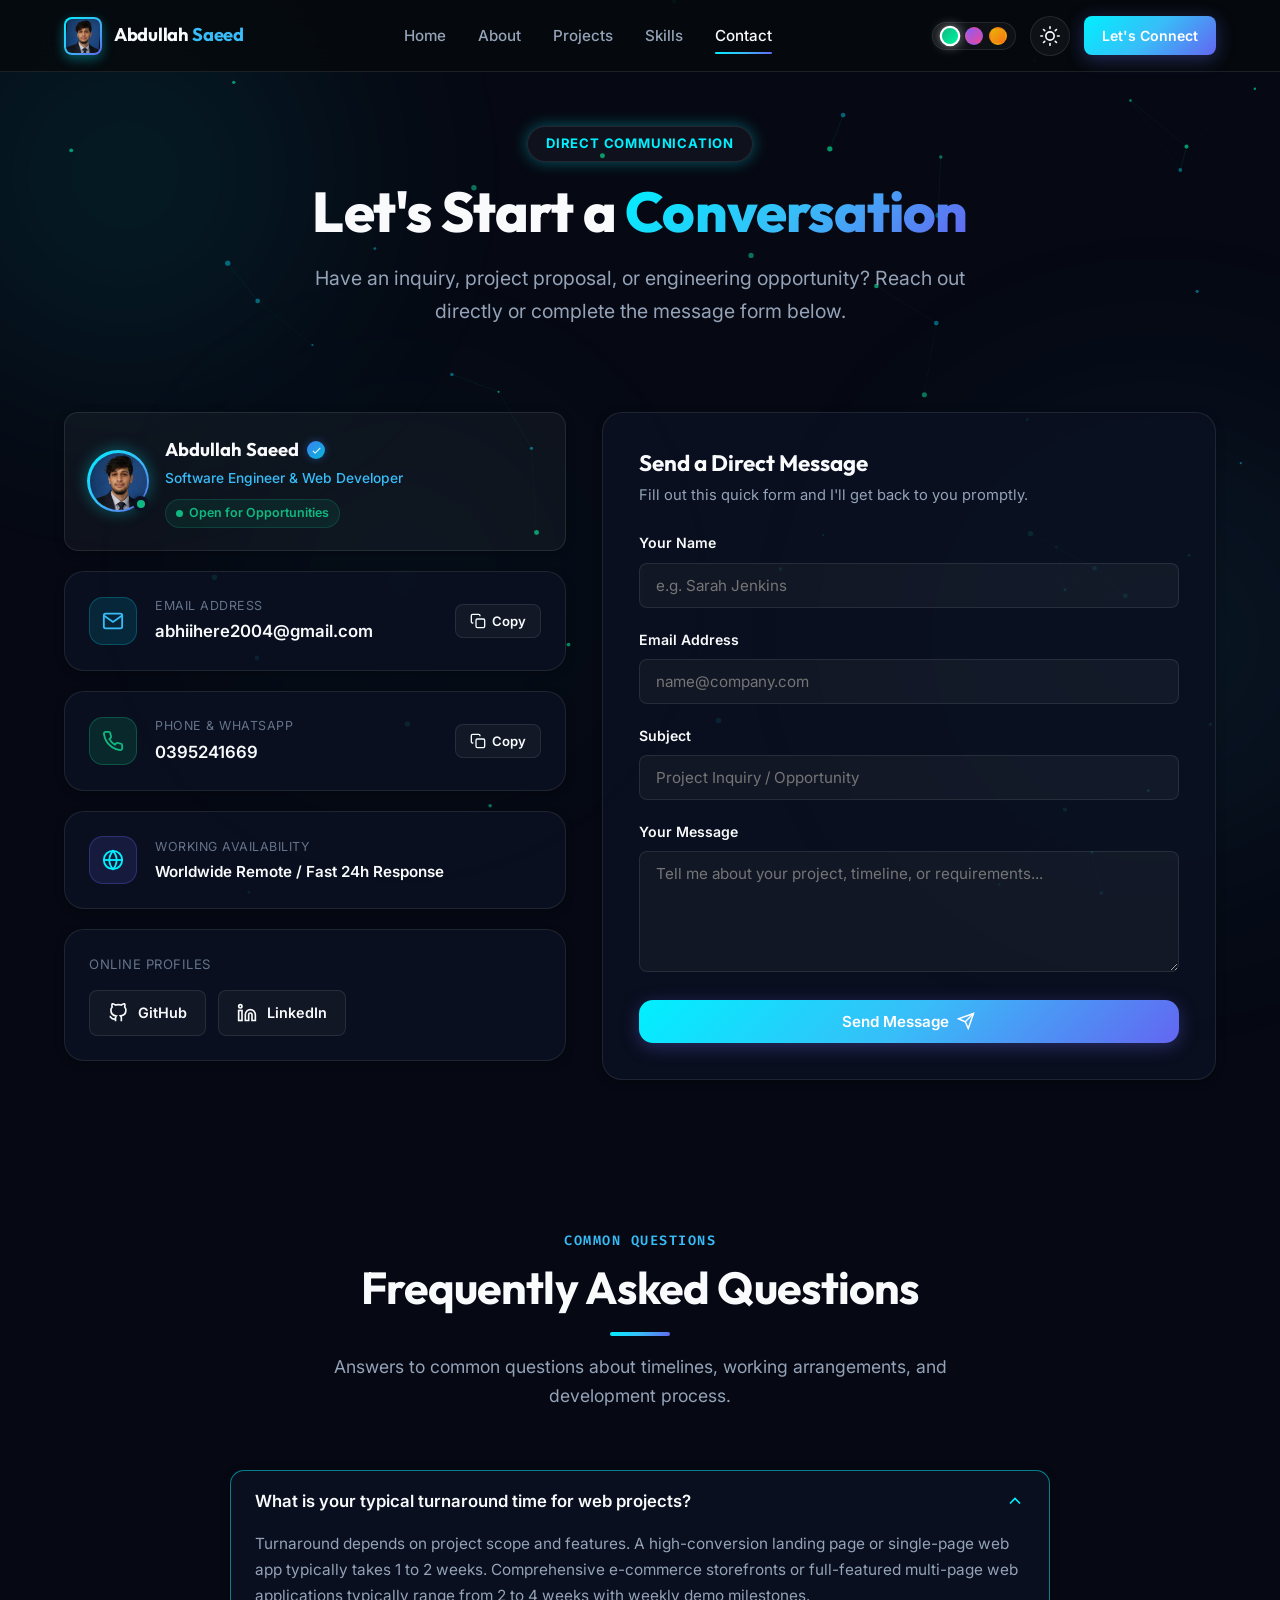
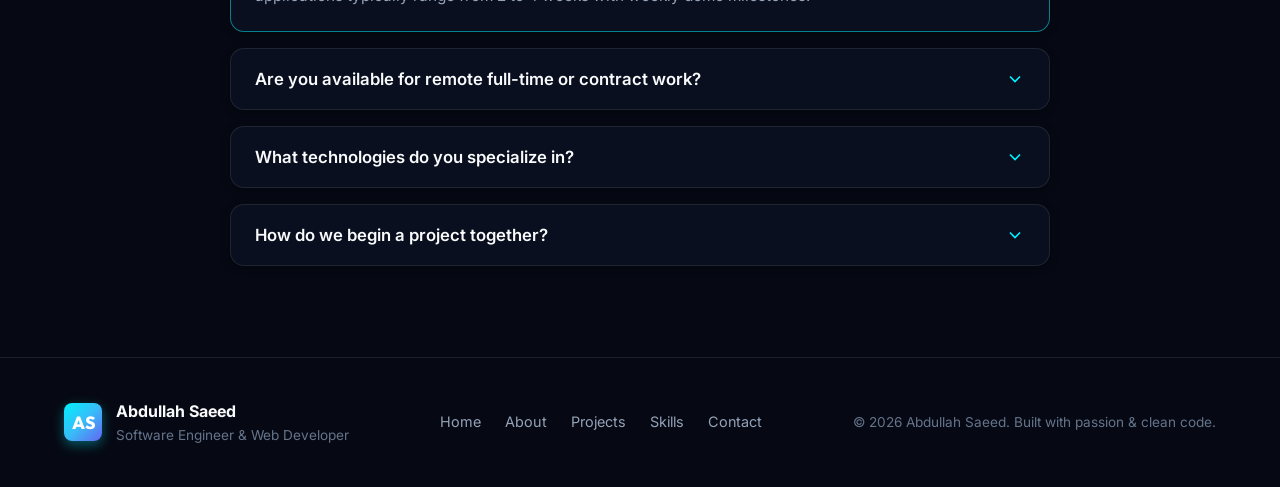
<file: portfolio 1/contact.html>
<!DOCTYPE html>
<html lang="en" data-theme="dark" data-palette="emerald">
<head>
  <meta charset="UTF-8">
  <meta name="viewport" content="width=device-width, initial-scale=1.0">
  <title>Contact Hub | Abdullah Saeed - Software Engineer</title>
  
  <!-- SEO Meta Tags -->
  <meta name="description" content="Contact Abdullah Saeed - Software Engineer & Web Developer. Inquire about freelance web development, engineering collaborations, or hiring opportunities.">
  <meta name="keywords" content="Contact Abdullah Saeed, Hire Web Developer, Software Engineer Contact, Email, Phone, Pakistan, Remote">
  <meta name="author" content="Abdullah Saeed">
  
  <!-- Open Graph Meta Tags -->
  <meta property="og:title" content="Contact Hub | Abdullah Saeed - Software Engineer">
  <meta property="og:description" content="Reach out directly to Abdullah Saeed for collaboration, hiring, or web development inquiries.">
  <meta property="og:type" content="website">
  
  <!-- Google Fonts: Outfit & Inter -->
  <link rel="preconnect" href="https://fonts.googleapis.com">
  <link rel="preconnect" href="https://fonts.gstatic.com" crossorigin>
  <link href="https://fonts.googleapis.com/css2?family=Inter:wght@300;400;500;600;700&family=Outfit:wght@400;500;600;700;800&family=Fira+Code:wght@400;500&display=swap" rel="stylesheet">
  
  <!-- Stylesheet -->
  <link rel="stylesheet" href="css/style.css">
  
  <!-- Favicon (SVG Monogram) -->
  <link rel="icon" type="image/svg+xml" href="data:image/svg+xml,<svg xmlns='http://www.w3.org/2000/svg' viewBox='0 0 100 100'><rect width='100' height='100' rx='24' fill='%2310b981'/><text x='50%' y='58%' dominant-baseline='middle' text-anchor='middle' font-family='sans-serif' font-size='44' font-weight='bold' fill='%23ffffff'>AS</text></svg>">
</head>
<body>
  <!-- Reading Scroll Progress Bar -->
  <div class="scroll-progress-container" aria-hidden="true">
    <div class="scroll-progress-bar"></div>
  </div>

  <!-- Ambient Background Lighting & Interactive Particle Canvas -->
  <canvas id="bg-canvas" class="bg-canvas" aria-hidden="true"></canvas>
  <div class="ambient-glow glow-1" aria-hidden="true"></div>
  <div class="ambient-glow glow-2" aria-hidden="true"></div>
  <div class="ambient-glow glow-3" aria-hidden="true"></div>

  <!-- Navigation Bar -->
  <header class="site-header" id="header">
    <nav class="nav-container" aria-label="Main Navigation">
      <a href="index.html" class="nav-brand" aria-label="Abdullah Saeed Home">
        <span class="brand-monogram has-avatar">
          <img src="assets/images/profile.jpg" alt="Abdullah Saeed" class="brand-avatar-img">
        </span>
        <span class="brand-name">Abdullah<span> Saeed</span></span>
      </a>

      <div class="nav-links-desktop">
        <a href="index.html" class="nav-link">Home</a>
        <a href="about.html" class="nav-link">About</a>
        <a href="projects.html" class="nav-link">Projects</a>
        <a href="skills.html" class="nav-link">Skills</a>
        <a href="contact.html" class="nav-link active">Contact</a>
      </div>

      <div class="nav-actions">
        <!-- Palette Switcher -->
        <div class="palette-switcher" title="Choose color accent" aria-label="Theme Color Accent">
          <button class="palette-btn palette-emerald active" data-palette="emerald" title="Emerald & Mint" aria-label="Emerald and Mint color theme" aria-pressed="true"></button>
          <button class="palette-btn palette-violet" data-palette="violet" title="Cyber Violet & Amber" aria-label="Cyber Violet color theme" aria-pressed="false"></button>
          <button class="palette-btn palette-gold" data-palette="gold" title="Champagne Gold" aria-label="Champagne Gold color theme" aria-pressed="false"></button>
        </div>

        <!-- Theme Toggle -->
        <button id="theme-toggle" class="btn-icon theme-btn" aria-label="Toggle light or dark theme" title="Toggle theme">
          <svg class="sun-icon" xmlns="http://www.w3.org/2000/svg" width="20" height="20" viewBox="0 0 24 24" fill="none" stroke="currentColor" stroke-width="2" stroke-linecap="round" stroke-linejoin="round">
            <circle cx="12" cy="12" r="5"></circle>
            <line x1="12" y1="1" x2="12" y2="3"></line>
            <line x1="12" y1="21" x2="12" y2="23"></line>
            <line x1="4.22" y1="4.22" x2="5.64" y2="5.64"></line>
            <line x1="18.36" y1="18.36" x2="19.78" y2="19.78"></line>
            <line x1="1" y1="12" x2="3" y2="12"></line>
            <line x1="21" y1="12" x2="23" y2="12"></line>
            <line x1="4.22" y1="19.78" x2="5.64" y2="18.36"></line>
            <line x1="18.36" y1="5.64" x2="19.78" y2="4.22"></line>
          </svg>
          <svg class="moon-icon" xmlns="http://www.w3.org/2000/svg" width="20" height="20" viewBox="0 0 24 24" fill="none" stroke="currentColor" stroke-width="2" stroke-linecap="round" stroke-linejoin="round">
            <path d="M21 12.79A9 9 0 1 1 11.21 3 7 7 0 0 0 21 12.79z"></path>
          </svg>
        </button>

        <!-- CTA Button -->
        <a href="contact.html" class="btn btn-sm btn-primary nav-cta">Let's Connect</a>

        <!-- Mobile Menu Toggle -->
        <button id="mobile-toggle" class="mobile-toggle" aria-label="Open menu" aria-expanded="false" aria-controls="mobile-drawer">
          <span class="bar"></span>
          <span class="bar"></span>
          <span class="bar"></span>
        </button>
      </div>
    </nav>
  </header>

  <!-- Mobile Drawer Menu -->
  <aside id="mobile-drawer" class="mobile-drawer" aria-hidden="true">
    <div class="drawer-header">
      <div class="drawer-user">
        <div class="drawer-avatar-ring">
          <img src="assets/images/profile.jpg" alt="Abdullah Saeed" class="drawer-avatar-img">
        </div>
        <div class="drawer-user-info">
          <span class="drawer-user-name">Abdullah Saeed</span>
          <span class="drawer-user-role">Software Engineer</span>
        </div>
      </div>
      <button id="drawer-close" class="btn-icon" aria-label="Close menu">
        <svg xmlns="http://www.w3.org/2000/svg" width="22" height="22" viewBox="0 0 24 24" fill="none" stroke="currentColor" stroke-width="2" stroke-linecap="round" stroke-linejoin="round">
          <line x1="18" y1="6" x2="6" y2="18"></line>
          <line x1="6" y1="6" x2="18" y2="18"></line>
        </svg>
      </button>
    </div>
    <div class="drawer-links">
      <a href="index.html" class="drawer-link">Home</a>
      <a href="about.html" class="drawer-link">About Me</a>
      <a href="projects.html" class="drawer-link">Projects</a>
      <a href="skills.html" class="drawer-link">Skills & Services</a>
      <a href="contact.html" class="drawer-link active">Contact Hub</a>
    </div>
    <div class="drawer-footer">
      <div class="drawer-theme-row">
        <span class="drawer-theme-label">Accent Palette</span>
        <div class="palette-switcher" title="Choose color accent">
          <button class="palette-btn palette-emerald active" data-palette="emerald" title="Emerald"></button>
          <button class="palette-btn palette-violet" data-palette="violet" title="Violet"></button>
          <button class="palette-btn palette-gold" data-palette="gold" title="Gold"></button>
        </div>
      </div>

      <div class="drawer-theme-row">
        <span class="drawer-theme-label">Appearance</span>
        <button id="drawer-theme-toggle" class="drawer-theme-toggle" aria-label="Toggle theme">
          <svg class="sun-icon" xmlns="http://www.w3.org/2000/svg" width="18" height="18" viewBox="0 0 24 24" fill="none" stroke="currentColor" stroke-width="2">
            <circle cx="12" cy="12" r="5"></circle>
            <line x1="12" y1="1" x2="12" y2="3"></line>
            <line x1="12" y1="21" x2="12" y2="23"></line>
          </svg>
          <svg class="moon-icon" xmlns="http://www.w3.org/2000/svg" width="18" height="18" viewBox="0 0 24 24" fill="none" stroke="currentColor" stroke-width="2">
            <path d="M21 12.79A9 9 0 1 1 11.21 3 7 7 0 0 0 21 12.79z"></path>
          </svg>
          <span class="theme-text">Toggle Mode</span>
        </button>
      </div>

      <div class="drawer-contact-section">
        <p class="drawer-contact-title">Direct Inquiries</p>
        <a href="mailto:abhiihere2004@gmail.com" class="drawer-contact-item">
          <svg xmlns="http://www.w3.org/2000/svg" width="16" height="16" viewBox="0 0 24 24" fill="none" stroke="currentColor" stroke-width="2">
            <path d="M4 4h16c1.1 0 2 .9 2 2v12c0 1.1-.9 2-2 2H4c-1.1 0-2-.9-2-2V6c0-1.1.9-2 2-2z"></path>
            <polyline points="22,6 12,13 2,6"></polyline>
          </svg>
          <span>abhiihere2004@gmail.com</span>
        </a>
        <a href="tel:0395241669" class="drawer-contact-item">
          <svg xmlns="http://www.w3.org/2000/svg" width="16" height="16" viewBox="0 0 24 24" fill="none" stroke="currentColor" stroke-width="2">
            <path d="M22 16.92v3a2 2 0 0 1-2.18 2 19.79 19.79 0 0 1-8.63-3.07 19.5 19.5 0 0 1-6-6 19.79 19.79 0 0 1-3.07-8.67A2 2 0 0 1 4.11 2h3a2 2 0 0 1 2 1.72 12.84 12.84 0 0 0 .7 2.81 2 2 0 0 1-.45 2.11L8.09 9.91a16 16 0 0 0 6 6l1.27-1.27a2 2 0 0 1 2.11-.45 12.84 12.84 0 0 0 2.81.7A2 2 0 0 1 22 16.92z"></path>
          </svg>
          <span>0395241669</span>
        </a>
      </div>
    </div>
  </aside>
  <div id="drawer-backdrop" class="drawer-backdrop" aria-hidden="true"></div>

  <main id="main-content">
    <!-- Page Hero Banner -->
    <section class="page-hero">
      <div class="container" data-reveal="up">
        <span class="page-badge">Direct Communication</span>
        <h1 class="page-title">Let's Start a <span class="gradient-text">Conversation</span></h1>
        <p class="page-lead">
          Have an inquiry, project proposal, or engineering opportunity? Reach out directly or complete the message form below.
        </p>
      </div>
    </section>

    <!-- Main Contact Grid -->
    <section class="section contact-section" style="padding-top: 0;">
      <div class="container">
        <div class="contact-grid">
          <!-- Direct Channels Box -->
          <div class="contact-info-col" data-reveal="left">
            <!-- Author Profile Card -->
            <div class="contact-profile-card glass-card">
              <div class="contact-avatar-wrapper">
                <div class="contact-avatar-ring">
                  <img src="assets/images/profile.jpg" alt="Abdullah Saeed" class="contact-avatar-img">
                </div>
                <span class="contact-status-dot" title="Ready to collaborate">
                  <span class="pulsing-dot"></span>
                </span>
              </div>
              <div class="contact-profile-meta">
                <div class="contact-profile-name-row">
                  <span class="contact-profile-name">Abdullah Saeed</span>
                  <span class="verified-badge" title="Verified Software Engineer">
                    <svg xmlns="http://www.w3.org/2000/svg" width="13" height="13" viewBox="0 0 24 24" fill="currentColor">
                      <path d="M9 16.17L4.83 12l-1.42 1.41L9 19 21 7l-1.41-1.41z"/>
                    </svg>
                  </span>
                </div>
                <span class="contact-profile-title">Software Engineer &amp; Web Developer</span>
                <span class="contact-availability-chip">
                  <span class="pulsing-dot"></span> Open for Opportunities
                </span>
              </div>
            </div>

            <!-- Email Card -->
            <div class="contact-card glass-card">
              <div class="contact-icon icon-cyan">
                <svg xmlns="http://www.w3.org/2000/svg" width="22" height="22" viewBox="0 0 24 24" fill="none" stroke="currentColor" stroke-width="2">
                  <path d="M4 4h16c1.1 0 2 .9 2 2v12c0 1.1-.9 2-2 2H4c-1.1 0-2-.9-2-2V6c0-1.1.9-2 2-2z"></path>
                  <polyline points="22,6 12,13 2,6"></polyline>
                </svg>
              </div>
              <div class="contact-detail">
                <span class="contact-label">Email Address</span>
                <a href="mailto:abhiihere2004@gmail.com" class="contact-link">abhiihere2004@gmail.com</a>
              </div>
              <button class="btn-copy-card" data-copy="abhiihere2004@gmail.com" title="Copy email address">
                <svg xmlns="http://www.w3.org/2000/svg" width="16" height="16" viewBox="0 0 24 24" fill="none" stroke="currentColor" stroke-width="2">
                  <rect x="9" y="9" width="13" height="13" rx="2" ry="2"></rect>
                  <path d="M5 15H4a2 2 0 0 1-2-2V4a2 2 0 0 1 2-2h9a2 2 0 0 1 2 2v1"></path>
                </svg>
                <span>Copy</span>
              </button>
            </div>

            <!-- Phone Card -->
            <div class="contact-card glass-card">
              <div class="contact-icon icon-emerald">
                <svg xmlns="http://www.w3.org/2000/svg" width="22" height="22" viewBox="0 0 24 24" fill="none" stroke="currentColor" stroke-width="2">
                  <path d="M22 16.92v3a2 2 0 0 1-2.18 2 19.79 19.79 0 0 1-8.63-3.07 19.5 19.5 0 0 1-6-6 19.79 19.79 0 0 1-3.07-8.67A2 2 0 0 1 4.11 2h3a2 2 0 0 1 2 1.72 12.84 12.84 0 0 0 .7 2.81 2 2 0 0 1-.45 2.11L8.09 9.91a16 16 0 0 0 6 6l1.27-1.27a2 2 0 0 1 2.11-.45 12.84 12.84 0 0 0 2.81.7A2 2 0 0 1 22 16.92z"></path>
                </svg>
              </div>
              <div class="contact-detail">
                <span class="contact-label">Phone & WhatsApp</span>
                <a href="tel:0395241669" class="contact-link">0395241669</a>
              </div>
              <button class="btn-copy-card" data-copy="0395241669" title="Copy phone number">
                <svg xmlns="http://www.w3.org/2000/svg" width="16" height="16" viewBox="0 0 24 24" fill="none" stroke="currentColor" stroke-width="2">
                  <rect x="9" y="9" width="13" height="13" rx="2" ry="2"></rect>
                  <path d="M5 15H4a2 2 0 0 1-2-2V4a2 2 0 0 1 2-2h9a2 2 0 0 1 2 2v1"></path>
                </svg>
                <span>Copy</span>
              </button>
            </div>

            <!-- Availability & Location Info -->
            <div class="contact-card glass-card">
              <div class="contact-icon icon-violet">
                <svg xmlns="http://www.w3.org/2000/svg" width="22" height="22" viewBox="0 0 24 24" fill="none" stroke="currentColor" stroke-width="2">
                  <circle cx="12" cy="12" r="10"></circle>
                  <line x1="2" y1="12" x2="22" y2="12"></line>
                  <path d="M12 2a15.3 15.3 0 0 1 4 10 15.3 15.3 0 0 1-4 10 15.3 15.3 0 0 1-4-10 15.3 15.3 0 0 1 4-10z"></path>
                </svg>
              </div>
              <div class="contact-detail">
                <span class="contact-label">Working Availability</span>
                <span style="font-size: 0.95rem; font-weight: 600; color: var(--text-primary);">Worldwide Remote / Fast 24h Response</span>
              </div>
            </div>

            <!-- Social Links Strip -->
            <div class="social-links-card glass-card">
              <span class="social-header-title">Online Profiles</span>
              <div class="social-buttons-grid">
                <a href="https://github.com/abhiihere2004-alt" target="_blank" rel="noopener noreferrer" class="social-btn" title="GitHub Profile">
                  <svg xmlns="http://www.w3.org/2000/svg" width="20" height="20" viewBox="0 0 24 24" fill="none" stroke="currentColor" stroke-width="2">
                    <path d="M9 19c-5 1.5-5-2.5-7-3m14 6v-3.87a3.37 3.37 0 0 0-.94-2.61c3.14-.35 6.44-1.54 6.44-7A5.44 5.44 0 0 0 20 4.77 5.07 5.07 0 0 0 19.91 1S18.73.65 16 2.48a13.38 13.38 0 0 0-7 0C6.27.65 5.09 1 5.09 1A5.07 5.07 0 0 0 5 4.77a5.44 5.44 0 0 0-1.5 3.78c0 5.42 3.3 6.61 6.44 7A3.37 3.37 0 0 0 9 18.13V22"></path>
                  </svg>
                  <span>GitHub</span>
                </a>

                <a href="https://www.linkedin.com/feed/" target="_blank" rel="noopener noreferrer" class="social-btn" title="LinkedIn Profile">
                  <svg xmlns="http://www.w3.org/2000/svg" width="20" height="20" viewBox="0 0 24 24" fill="none" stroke="currentColor" stroke-width="2">
                    <path d="M16 8a6 6 0 0 1 6 6v7h-4v-7a2 2 0 0 0-2-2 2 2 0 0 0-2 2v7h-4v-7a6 6 0 0 1 6-6z"></path>
                    <rect x="2" y="9" width="4" height="12"></rect>
                    <circle cx="4" cy="4" r="2"></circle>
                  </svg>
                  <span>LinkedIn</span>
                </a>
              </div>
            </div>
          </div>

          <!-- Interactive Contact Form -->
          <div class="contact-form-col" data-reveal="right">
            <form id="contact-form" class="contact-form glass-card" novalidate>
              <h2 class="form-title" style="font-size: 1.4rem;">Send a Direct Message</h2>
              <p class="form-desc">Fill out this quick form and I'll get back to you promptly.</p>

              <div class="form-group">
                <label for="form-name" class="form-label">Your Name</label>
                <input type="text" id="form-name" name="name" class="form-input" placeholder="e.g. Sarah Jenkins" required>
                <span class="form-error" id="name-error">Please enter your name</span>
              </div>

              <div class="form-group">
                <label for="form-email" class="form-label">Email Address</label>
                <input type="email" id="form-email" name="email" class="form-input" placeholder="name@company.com" required>
                <span class="form-error" id="email-error">Please enter a valid email address</span>
              </div>

              <div class="form-group">
                <label for="form-subject" class="form-label">Subject</label>
                <input type="text" id="form-subject" name="subject" class="form-input" placeholder="Project Inquiry / Opportunity" required>
                <span class="form-error" id="subject-error">Please enter a subject</span>
              </div>

              <div class="form-group">
                <label for="form-message" class="form-label">Your Message</label>
                <textarea id="form-message" name="message" rows="5" class="form-textarea" placeholder="Tell me about your project, timeline, or requirements..." required></textarea>
                <span class="form-error" id="message-error">Please enter your message</span>
              </div>

              <button type="submit" id="form-submit-btn" class="btn btn-primary btn-block">
                <span>Send Message</span>
                <svg xmlns="http://www.w3.org/2000/svg" width="18" height="18" viewBox="0 0 24 24" fill="none" stroke="currentColor" stroke-width="2">
                  <line x1="22" y1="2" x2="11" y2="13"></line>
                  <polygon points="22 2 15 22 11 13 2 9 22 2"></polygon>
                </svg>
              </button>
            </form>
          </div>
        </div>
      </div>
    </section>

    <!-- FAQ Accordion Section -->
    <section class="faq-section">
      <div class="container">
        <div class="section-header text-center" data-reveal="up">
          <span class="section-subtitle">Common Questions</span>
          <h2 class="section-title">Frequently Asked Questions</h2>
          <div class="section-divider"></div>
          <p class="section-lead">
            Answers to common questions about timelines, working arrangements, and development process.
          </p>
        </div>

        <div class="faq-accordion" data-reveal="up">
          <!-- FAQ 1 -->
          <div class="faq-item glass-card open">
            <button class="faq-question" aria-expanded="true">
              <span>What is your typical turnaround time for web projects?</span>
              <svg class="faq-chevron" xmlns="http://www.w3.org/2000/svg" width="20" height="20" viewBox="0 0 24 24" fill="none" stroke="currentColor" stroke-width="2">
                <polyline points="6 9 12 15 18 9"></polyline>
              </svg>
            </button>
            <div class="faq-answer">
              Turnaround depends on project scope and features. A high-conversion landing page or single-page web app typically takes 1 to 2 weeks. Comprehensive e-commerce storefronts or full-featured multi-page web applications typically range from 2 to 4 weeks with weekly demo milestones.
            </div>
          </div>

          <!-- FAQ 2 -->
          <div class="faq-item glass-card">
            <button class="faq-question" aria-expanded="false">
              <span>Are you available for remote full-time or contract work?</span>
              <svg class="faq-chevron" xmlns="http://www.w3.org/2000/svg" width="20" height="20" viewBox="0 0 24 24" fill="none" stroke="currentColor" stroke-width="2">
                <polyline points="6 9 12 15 18 9"></polyline>
              </svg>
            </button>
            <div class="faq-answer">
              Yes, I am available worldwide for remote full-time software engineering roles, ongoing contracts, and milestone-based freelance development projects across various time zones.
            </div>
          </div>

          <!-- FAQ 3 -->
          <div class="faq-item glass-card">
            <button class="faq-question" aria-expanded="false">
              <span>What technologies do you specialize in?</span>
              <svg class="faq-chevron" xmlns="http://www.w3.org/2000/svg" width="20" height="20" viewBox="0 0 24 24" fill="none" stroke="currentColor" stroke-width="2">
                <polyline points="6 9 12 15 18 9"></polyline>
              </svg>
            </button>
            <div class="faq-answer">
              I specialize in core web standards: semantic HTML5, modern CSS3 (custom property theming, glassmorphism, responsive grid & flexbox systems), and clean modular ES6+ JavaScript. I manage code through Git/GitHub and deploy continuously via Netlify.
            </div>
          </div>

          <!-- FAQ 4 -->
          <div class="faq-item glass-card">
            <button class="faq-question" aria-expanded="false">
              <span>How do we begin a project together?</span>
              <svg class="faq-chevron" xmlns="http://www.w3.org/2000/svg" width="20" height="20" viewBox="0 0 24 24" fill="none" stroke="currentColor" stroke-width="2">
                <polyline points="6 9 12 15 18 9"></polyline>
              </svg>
            </button>
            <div class="faq-answer">
              Simply fill out the direct message form above or email me directly at abhiihere2004@gmail.com with an outline of your project goals, preferred timeline, and any design references. I'll get back to you within 24 hours to coordinate details.
            </div>
          </div>
        </div>
      </div>
    </section>
  </main>

  <!-- Floating Back to Top Button with SVG Progress Ring -->
  <button id="back-to-top" class="back-to-top" aria-label="Scroll back to top" title="Scroll to top">
    <svg class="progress-ring" width="50" height="50">
      <circle class="progress-ring-bg" cx="25" cy="25" r="22.5"></circle>
      <circle class="progress-ring-circle" cx="25" cy="25" r="22.5"></circle>
    </svg>
    <svg xmlns="http://www.w3.org/2000/svg" width="20" height="20" viewBox="0 0 24 24" fill="none" stroke="currentColor" stroke-width="2.5" stroke-linecap="round" stroke-linejoin="round">
      <polyline points="18 15 12 9 6 15"></polyline>
    </svg>
  </button>

  <!-- Toast Notification Container -->
  <div id="toast-container" class="toast-container" aria-live="polite" aria-atomic="true"></div>

  <!-- Footer -->
  <footer class="site-footer">
    <div class="container footer-container">
      <div class="footer-left">
        <span class="brand-monogram">AS</span>
        <div>
          <p class="footer-title">Abdullah Saeed</p>
          <p class="footer-subtitle">Software Engineer & Web Developer</p>
        </div>
      </div>

      <div class="footer-nav">
        <a href="index.html">Home</a>
        <a href="about.html">About</a>
        <a href="projects.html">Projects</a>
        <a href="skills.html">Skills</a>
        <a href="contact.html">Contact</a>
      </div>

      <div class="footer-right">
        <p class="copyright">© 2026 Abdullah Saeed. Built with passion & clean code.</p>
      </div>
    </div>
  </footer>

  <!-- Scripts -->
  <script src="js/main.js"></script>
</body>
</html>
</file>
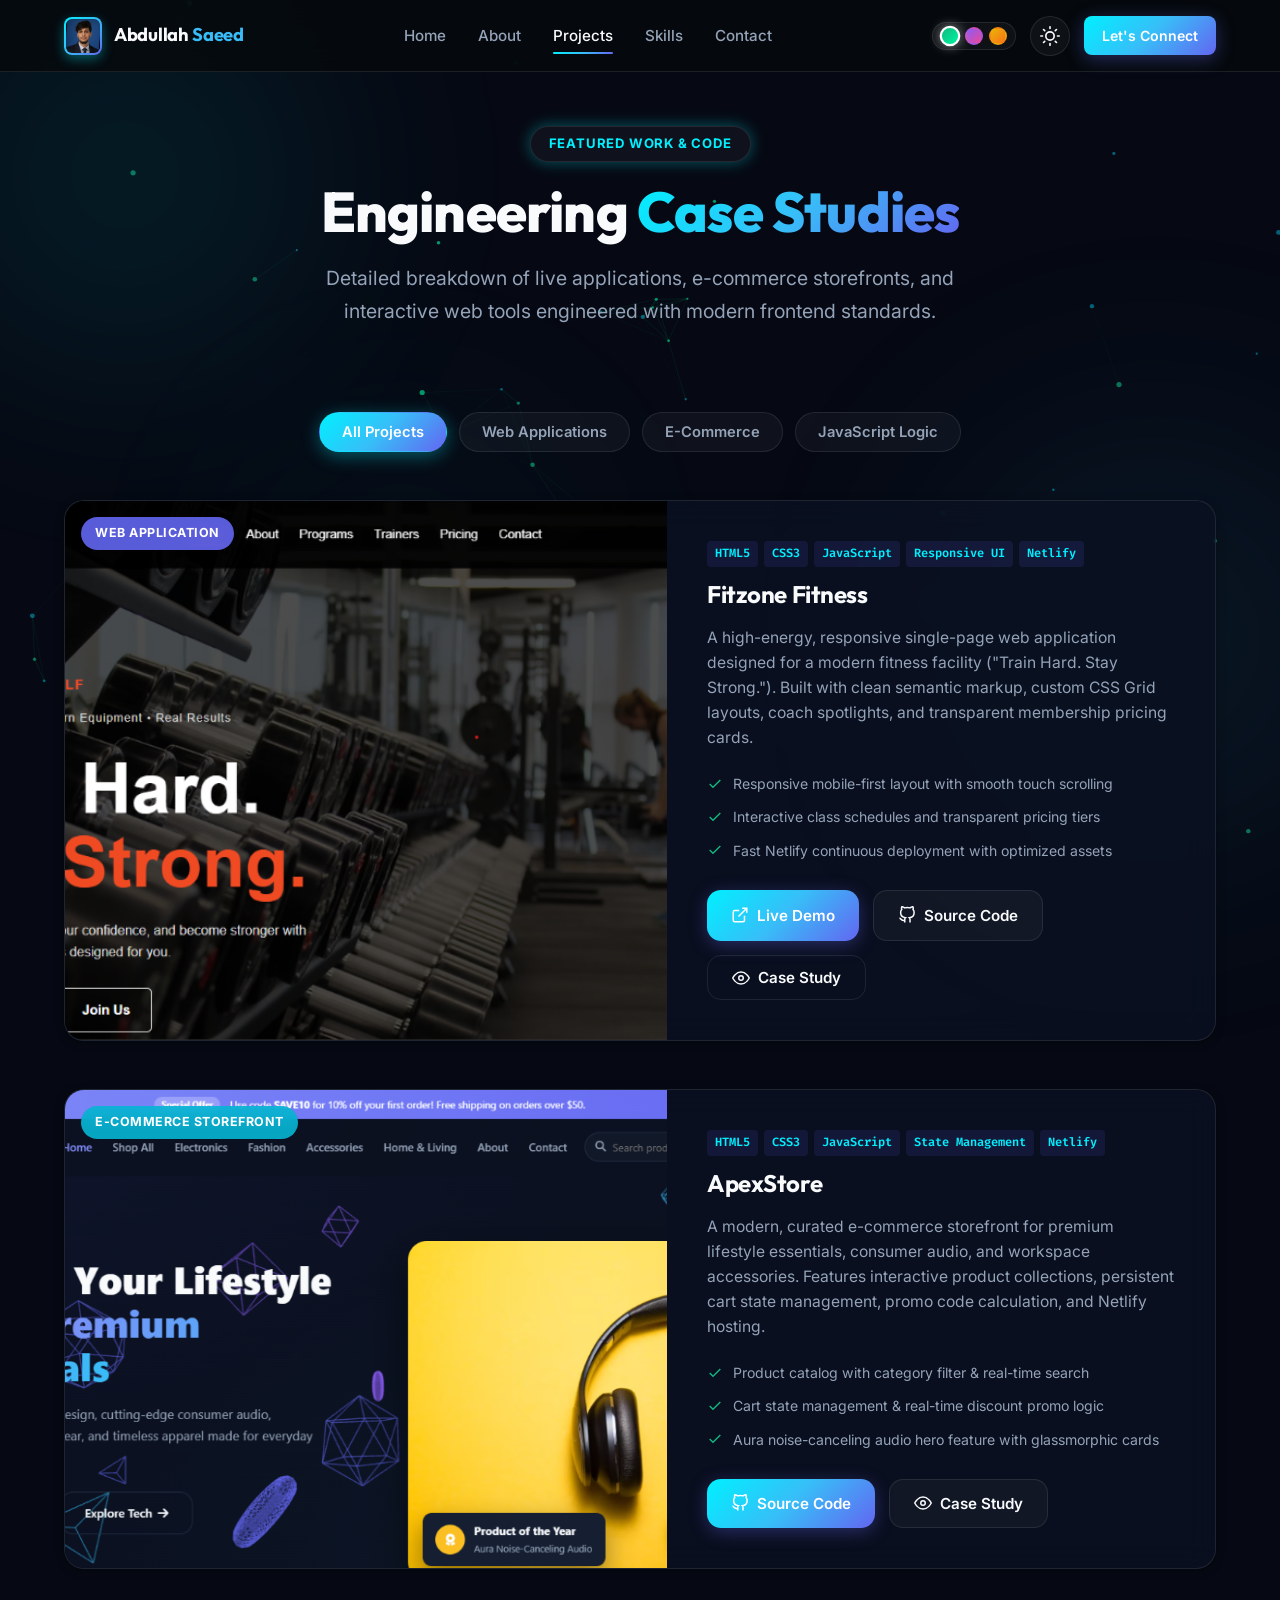
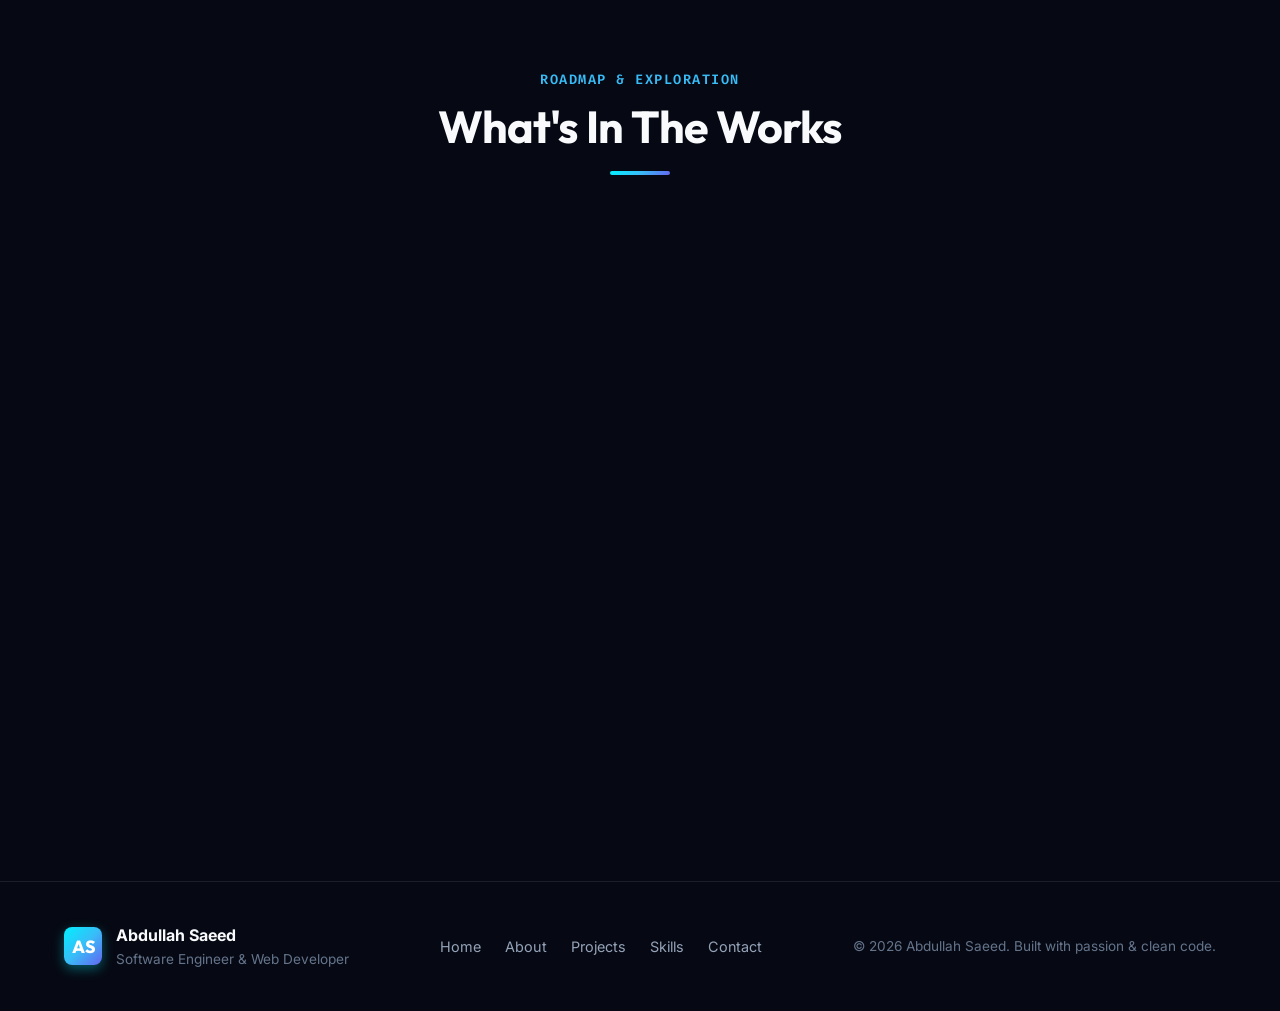
<file: portfolio 1/projects.html>
<!DOCTYPE html>
<html lang="en" data-theme="dark" data-palette="emerald">
<head>
  <meta charset="UTF-8">
  <meta name="viewport" content="width=device-width, initial-scale=1.0">
  <title>Projects Showcase | Abdullah Saeed - Software Engineer</title>
  
  <!-- SEO Meta Tags -->
  <meta name="description" content="Explore production web applications and engineering case studies by Abdullah Saeed, including Fitzone Fitness and ApexStore e-commerce.">
  <meta name="keywords" content="Abdullah Saeed Projects, Fitzone Fitness, ApexStore, Web Applications, JavaScript Portfolio, Frontend Case Studies">
  <meta name="author" content="Abdullah Saeed">
  
  <!-- Open Graph Meta Tags -->
  <meta property="og:title" content="Projects Showcase | Abdullah Saeed - Software Engineer">
  <meta property="og:description" content="Real-world web applications built with semantic HTML5, modern CSS3, and modular vanilla JavaScript.">
  <meta property="og:type" content="website">
  
  <!-- Google Fonts: Outfit & Inter -->
  <link rel="preconnect" href="https://fonts.googleapis.com">
  <link rel="preconnect" href="https://fonts.gstatic.com" crossorigin>
  <link href="https://fonts.googleapis.com/css2?family=Inter:wght@300;400;500;600;700&family=Outfit:wght@400;500;600;700;800&family=Fira+Code:wght@400;500&display=swap" rel="stylesheet">
  
  <!-- Stylesheet -->
  <link rel="stylesheet" href="css/style.css">
  
  <!-- Favicon (SVG Monogram) -->
  <link rel="icon" type="image/svg+xml" href="data:image/svg+xml,<svg xmlns='http://www.w3.org/2000/svg' viewBox='0 0 100 100'><rect width='100' height='100' rx='24' fill='%2310b981'/><text x='50%' y='58%' dominant-baseline='middle' text-anchor='middle' font-family='sans-serif' font-size='44' font-weight='bold' fill='%23ffffff'>AS</text></svg>">
</head>
<body>
  <!-- Reading Scroll Progress Bar -->
  <div class="scroll-progress-container" aria-hidden="true">
    <div class="scroll-progress-bar"></div>
  </div>

  <!-- Ambient Background Lighting & Interactive Particle Canvas -->
  <canvas id="bg-canvas" class="bg-canvas" aria-hidden="true"></canvas>
  <div class="ambient-glow glow-1" aria-hidden="true"></div>
  <div class="ambient-glow glow-2" aria-hidden="true"></div>
  <div class="ambient-glow glow-3" aria-hidden="true"></div>

  <!-- Navigation Bar -->
  <header class="site-header" id="header">
    <nav class="nav-container" aria-label="Main Navigation">
      <a href="index.html" class="nav-brand" aria-label="Abdullah Saeed Home">
        <span class="brand-monogram has-avatar">
          <img src="assets/images/profile.jpg" alt="Abdullah Saeed" class="brand-avatar-img">
        </span>
        <span class="brand-name">Abdullah<span> Saeed</span></span>
      </a>

      <div class="nav-links-desktop">
        <a href="index.html" class="nav-link">Home</a>
        <a href="about.html" class="nav-link">About</a>
        <a href="projects.html" class="nav-link active">Projects</a>
        <a href="skills.html" class="nav-link">Skills</a>
        <a href="contact.html" class="nav-link">Contact</a>
      </div>

      <div class="nav-actions">
        <!-- Palette Switcher -->
        <div class="palette-switcher" title="Choose color accent" aria-label="Theme Color Accent">
          <button class="palette-btn palette-emerald active" data-palette="emerald" title="Emerald & Mint" aria-label="Emerald and Mint color theme" aria-pressed="true"></button>
          <button class="palette-btn palette-violet" data-palette="violet" title="Cyber Violet & Amber" aria-label="Cyber Violet color theme" aria-pressed="false"></button>
          <button class="palette-btn palette-gold" data-palette="gold" title="Champagne Gold" aria-label="Champagne Gold color theme" aria-pressed="false"></button>
        </div>

        <!-- Theme Toggle -->
        <button id="theme-toggle" class="btn-icon theme-btn" aria-label="Toggle light or dark theme" title="Toggle theme">
          <svg class="sun-icon" xmlns="http://www.w3.org/2000/svg" width="20" height="20" viewBox="0 0 24 24" fill="none" stroke="currentColor" stroke-width="2" stroke-linecap="round" stroke-linejoin="round">
            <circle cx="12" cy="12" r="5"></circle>
            <line x1="12" y1="1" x2="12" y2="3"></line>
            <line x1="12" y1="21" x2="12" y2="23"></line>
            <line x1="4.22" y1="4.22" x2="5.64" y2="5.64"></line>
            <line x1="18.36" y1="18.36" x2="19.78" y2="19.78"></line>
            <line x1="1" y1="12" x2="3" y2="12"></line>
            <line x1="21" y1="12" x2="23" y2="12"></line>
            <line x1="4.22" y1="19.78" x2="5.64" y2="18.36"></line>
            <line x1="18.36" y1="5.64" x2="19.78" y2="4.22"></line>
          </svg>
          <svg class="moon-icon" xmlns="http://www.w3.org/2000/svg" width="20" height="20" viewBox="0 0 24 24" fill="none" stroke="currentColor" stroke-width="2" stroke-linecap="round" stroke-linejoin="round">
            <path d="M21 12.79A9 9 0 1 1 11.21 3 7 7 0 0 0 21 12.79z"></path>
          </svg>
        </button>

        <!-- CTA Button -->
        <a href="contact.html" class="btn btn-sm btn-primary nav-cta">Let's Connect</a>

        <!-- Mobile Menu Toggle -->
        <button id="mobile-toggle" class="mobile-toggle" aria-label="Open menu" aria-expanded="false" aria-controls="mobile-drawer">
          <span class="bar"></span>
          <span class="bar"></span>
          <span class="bar"></span>
        </button>
      </div>
    </nav>
  </header>

  <!-- Mobile Drawer Menu -->
  <aside id="mobile-drawer" class="mobile-drawer" aria-hidden="true">
    <div class="drawer-header">
      <div class="drawer-user">
        <div class="drawer-avatar-ring">
          <img src="assets/images/profile.jpg" alt="Abdullah Saeed" class="drawer-avatar-img">
        </div>
        <div class="drawer-user-info">
          <span class="drawer-user-name">Abdullah Saeed</span>
          <span class="drawer-user-role">Software Engineer</span>
        </div>
      </div>
      <button id="drawer-close" class="btn-icon" aria-label="Close menu">
        <svg xmlns="http://www.w3.org/2000/svg" width="22" height="22" viewBox="0 0 24 24" fill="none" stroke="currentColor" stroke-width="2" stroke-linecap="round" stroke-linejoin="round">
          <line x1="18" y1="6" x2="6" y2="18"></line>
          <line x1="6" y1="6" x2="18" y2="18"></line>
        </svg>
      </button>
    </div>
    <div class="drawer-links">
      <a href="index.html" class="drawer-link">Home</a>
      <a href="about.html" class="drawer-link">About Me</a>
      <a href="projects.html" class="drawer-link active">Projects</a>
      <a href="skills.html" class="drawer-link">Skills & Services</a>
      <a href="contact.html" class="drawer-link">Contact Hub</a>
    </div>
    <div class="drawer-footer">
      <div class="drawer-theme-row">
        <span class="drawer-theme-label">Accent Palette</span>
        <div class="palette-switcher" title="Choose color accent">
          <button class="palette-btn palette-emerald active" data-palette="emerald" title="Emerald"></button>
          <button class="palette-btn palette-violet" data-palette="violet" title="Violet"></button>
          <button class="palette-btn palette-gold" data-palette="gold" title="Gold"></button>
        </div>
      </div>

      <div class="drawer-theme-row">
        <span class="drawer-theme-label">Appearance</span>
        <button id="drawer-theme-toggle" class="drawer-theme-toggle" aria-label="Toggle theme">
          <svg class="sun-icon" xmlns="http://www.w3.org/2000/svg" width="18" height="18" viewBox="0 0 24 24" fill="none" stroke="currentColor" stroke-width="2">
            <circle cx="12" cy="12" r="5"></circle>
            <line x1="12" y1="1" x2="12" y2="3"></line>
            <line x1="12" y1="21" x2="12" y2="23"></line>
          </svg>
          <svg class="moon-icon" xmlns="http://www.w3.org/2000/svg" width="18" height="18" viewBox="0 0 24 24" fill="none" stroke="currentColor" stroke-width="2">
            <path d="M21 12.79A9 9 0 1 1 11.21 3 7 7 0 0 0 21 12.79z"></path>
          </svg>
          <span class="theme-text">Toggle Mode</span>
        </button>
      </div>

      <div class="drawer-contact-section">
        <p class="drawer-contact-title">Direct Inquiries</p>
        <a href="mailto:abhiihere2004@gmail.com" class="drawer-contact-item">
          <svg xmlns="http://www.w3.org/2000/svg" width="16" height="16" viewBox="0 0 24 24" fill="none" stroke="currentColor" stroke-width="2">
            <path d="M4 4h16c1.1 0 2 .9 2 2v12c0 1.1-.9 2-2 2H4c-1.1 0-2-.9-2-2V6c0-1.1.9-2 2-2z"></path>
            <polyline points="22,6 12,13 2,6"></polyline>
          </svg>
          <span>abhiihere2004@gmail.com</span>
        </a>
        <a href="tel:0395241669" class="drawer-contact-item">
          <svg xmlns="http://www.w3.org/2000/svg" width="16" height="16" viewBox="0 0 24 24" fill="none" stroke="currentColor" stroke-width="2">
            <path d="M22 16.92v3a2 2 0 0 1-2.18 2 19.79 19.79 0 0 1-8.63-3.07 19.5 19.5 0 0 1-6-6 19.79 19.79 0 0 1-3.07-8.67A2 2 0 0 1 4.11 2h3a2 2 0 0 1 2 1.72 12.84 12.84 0 0 0 .7 2.81 2 2 0 0 1-.45 2.11L8.09 9.91a16 16 0 0 0 6 6l1.27-1.27a2 2 0 0 1 2.11-.45 12.84 12.84 0 0 0 2.81.7A2 2 0 0 1 22 16.92z"></path>
          </svg>
          <span>0395241669</span>
        </a>
      </div>
    </div>
  </aside>
  <div id="drawer-backdrop" class="drawer-backdrop" aria-hidden="true"></div>

  <main id="main-content">
    <!-- Page Hero Banner -->
    <section class="page-hero">
      <div class="container" data-reveal="up">
        <span class="page-badge">Featured Work & Code</span>
        <h1 class="page-title">Engineering <span class="gradient-text">Case Studies</span></h1>
        <p class="page-lead">
          Detailed breakdown of live applications, e-commerce storefronts, and interactive web tools engineered with modern frontend standards.
        </p>
      </div>
    </section>

    <!-- Project Gallery with Interactive Filter -->
    <section class="section projects-section" style="padding-top: 0;">
      <div class="container">
        <!-- Filter Tabs -->
        <div class="filter-bar" data-reveal="up">
          <button class="filter-btn active" data-filter="all">All Projects</button>
          <button class="filter-btn" data-filter="webapp">Web Applications</button>
          <button class="filter-btn" data-filter="ecommerce">E-Commerce</button>
          <button class="filter-btn" data-filter="javascript">JavaScript Logic</button>
        </div>

        <div class="projects-showcase">
          <!-- Project 1: Fitzone Fitness -->
          <article class="project-card glass-card" data-category="webapp javascript" data-reveal="up">
            <div class="project-media">
              <img src="assets/images/fitzone-preview.jpg" alt="Fitzone Fitness single page web app preview" class="project-img" loading="lazy">
              <div class="project-media-overlay">
                <span class="project-badge">Web Application</span>
              </div>
            </div>

            <div class="project-body">
              <div class="project-header">
                <div class="project-tags">
                  <span class="tag">HTML5</span>
                  <span class="tag">CSS3</span>
                  <span class="tag">JavaScript</span>
                  <span class="tag">Responsive UI</span>
                  <span class="tag">Netlify</span>
                </div>
                <h2 class="project-title" style="font-size: 1.5rem;">Fitzone Fitness</h2>
              </div>

              <p class="project-description">
                A high-energy, responsive single-page web application designed for a modern fitness facility ("Train Hard. Stay Strong."). Built with clean semantic markup, custom CSS Grid layouts, coach spotlights, and transparent membership pricing cards.
              </p>

              <div class="project-features">
                <div class="feature-item">
                  <svg xmlns="http://www.w3.org/2000/svg" width="16" height="16" viewBox="0 0 24 24" fill="none" stroke="currentColor" stroke-width="2">
                    <polyline points="20 6 9 17 4 12"></polyline>
                  </svg>
                  <span>Responsive mobile-first layout with smooth touch scrolling</span>
                </div>
                <div class="feature-item">
                  <svg xmlns="http://www.w3.org/2000/svg" width="16" height="16" viewBox="0 0 24 24" fill="none" stroke="currentColor" stroke-width="2">
                    <polyline points="20 6 9 17 4 12"></polyline>
                  </svg>
                  <span>Interactive class schedules and transparent pricing tiers</span>
                </div>
                <div class="feature-item">
                  <svg xmlns="http://www.w3.org/2000/svg" width="16" height="16" viewBox="0 0 24 24" fill="none" stroke="currentColor" stroke-width="2">
                    <polyline points="20 6 9 17 4 12"></polyline>
                  </svg>
                  <span>Fast Netlify continuous deployment with optimized assets</span>
                </div>
              </div>

              <div class="project-actions">
                <a href="https://capable-pixie-7a0ab4.netlify.app/" target="_blank" rel="noopener noreferrer" class="btn btn-primary" title="View Fitzone Fitness Live Demo">
                  <svg xmlns="http://www.w3.org/2000/svg" width="18" height="18" viewBox="0 0 24 24" fill="none" stroke="currentColor" stroke-width="2">
                    <path d="M18 13v6a2 2 0 0 1-2 2H5a2 2 0 0 1-2-2V8a2 2 0 0 1 2-2h6"></path>
                    <polyline points="15 3 21 3 21 9"></polyline>
                    <line x1="10" y1="14" x2="21" y2="3"></line>
                  </svg>
                  <span>Live Demo</span>
                </a>
                <a href="https://github.com/abhiihere2004-alt/Fitzone-Fitness" target="_blank" rel="noopener noreferrer" class="btn btn-secondary" title="View Fitzone Fitness on GitHub">
                  <svg xmlns="http://www.w3.org/2000/svg" width="18" height="18" viewBox="0 0 24 24" fill="none" stroke="currentColor" stroke-width="2">
                    <path d="M9 19c-5 1.5-5-2.5-7-3m14 6v-3.87a3.37 3.37 0 0 0-.94-2.61c3.14-.35 6.44-1.54 6.44-7A5.44 5.44 0 0 0 20 4.77 5.07 5.07 0 0 0 19.91 1S18.73.65 16 2.48a13.38 13.38 0 0 0-7 0C6.27.65 5.09 1 5.09 1A5.07 5.07 0 0 0 5 4.77a5.44 5.44 0 0 0-1.5 3.78c0 5.42 3.3 6.61 6.44 7A3.37 3.37 0 0 0 9 18.13V22"></path>
                  </svg>
                  <span>Source Code</span>
                </a>
                <button class="btn btn-outline btn-quick-view" data-project="fitzone">
                  <svg xmlns="http://www.w3.org/2000/svg" width="18" height="18" viewBox="0 0 24 24" fill="none" stroke="currentColor" stroke-width="2">
                    <path d="M1 12s4-8 11-8 11 8 11 8-4 8-11 8-11-8-11-8z"></path>
                    <circle cx="12" cy="12" r="3"></circle>
                  </svg>
                  <span>Case Study</span>
                </button>
              </div>
            </div>
          </article>

          <!-- Project 2: ApexStore -->
          <article class="project-card glass-card" data-category="ecommerce javascript" data-reveal="up" data-delay="150">
            <div class="project-media">
              <img src="assets/images/apexstore-preview.jpg" alt="ApexStore modern e-commerce web application preview" class="project-img" loading="lazy">
              <div class="project-media-overlay">
                <span class="project-badge badge-cyan">E-Commerce Storefront</span>
              </div>
            </div>

            <div class="project-body">
              <div class="project-header">
                <div class="project-tags">
                  <span class="tag">HTML5</span>
                  <span class="tag">CSS3</span>
                  <span class="tag">JavaScript</span>
                  <span class="tag">State Management</span>
                  <span class="tag">Netlify</span>
                </div>
                <h2 class="project-title" style="font-size: 1.5rem;">ApexStore</h2>
              </div>

              <p class="project-description">
                A modern, curated e-commerce storefront for premium lifestyle essentials, consumer audio, and workspace accessories. Features interactive product collections, persistent cart state management, promo code calculation, and Netlify hosting.
              </p>

              <div class="project-features">
                <div class="feature-item">
                  <svg xmlns="http://www.w3.org/2000/svg" width="16" height="16" viewBox="0 0 24 24" fill="none" stroke="currentColor" stroke-width="2">
                    <polyline points="20 6 9 17 4 12"></polyline>
                  </svg>
                  <span>Product catalog with category filter & real-time search</span>
                </div>
                <div class="feature-item">
                  <svg xmlns="http://www.w3.org/2000/svg" width="16" height="16" viewBox="0 0 24 24" fill="none" stroke="currentColor" stroke-width="2">
                    <polyline points="20 6 9 17 4 12"></polyline>
                  </svg>
                  <span>Cart state management & real-time discount promo logic</span>
                </div>
                <div class="feature-item">
                  <svg xmlns="http://www.w3.org/2000/svg" width="16" height="16" viewBox="0 0 24 24" fill="none" stroke="currentColor" stroke-width="2">
                    <polyline points="20 6 9 17 4 12"></polyline>
                  </svg>
                  <span>Aura noise-canceling audio hero feature with glassmorphic cards</span>
                </div>
              </div>

              <div class="project-actions">
                <a href="https://github.com/abhiihere2004-alt/APEX-STORE" target="_blank" rel="noopener noreferrer" class="btn btn-primary" title="View ApexStore on GitHub">
                  <svg xmlns="http://www.w3.org/2000/svg" width="18" height="18" viewBox="0 0 24 24" fill="none" stroke="currentColor" stroke-width="2">
                    <path d="M9 19c-5 1.5-5-2.5-7-3m14 6v-3.87a3.37 3.37 0 0 0-.94-2.61c3.14-.35 6.44-1.54 6.44-7A5.44 5.44 0 0 0 20 4.77 5.07 5.07 0 0 0 19.91 1S18.73.65 16 2.48a13.38 13.38 0 0 0-7 0C6.27.65 5.09 1 5.09 1A5.07 5.07 0 0 0 5 4.77a5.44 5.44 0 0 0-1.5 3.78c0 5.42 3.3 6.61 6.44 7A3.37 3.37 0 0 0 9 18.13V22"></path>
                  </svg>
                  <span>Source Code</span>
                </a>
                <button class="btn btn-secondary btn-quick-view" data-project="apexstore">
                  <svg xmlns="http://www.w3.org/2000/svg" width="18" height="18" viewBox="0 0 24 24" fill="none" stroke="currentColor" stroke-width="2">
                    <path d="M1 12s4-8 11-8 11 8 11 8-4 8-11 8-11-8-11-8z"></path>
                    <circle cx="12" cy="12" r="3"></circle>
                  </svg>
                  <span>Case Study</span>
                </button>
              </div>
            </div>
          </article>
        </div>
      </div>
    </section>

    <!-- Lab & Upcoming Roadmap Section -->
    <section class="section" style="padding-top: 0;">
      <div class="container">
        <div class="section-header text-center" data-reveal="up">
          <span class="section-subtitle">Roadmap & Exploration</span>
          <h2 class="section-title">What's In The Works</h2>
          <div class="section-divider"></div>
        </div>

        <div class="about-grid" style="grid-template-columns: repeat(auto-fit, minmax(320px, 1fr));">
          <div class="pillar-card glass-card" data-reveal="left">
            <div class="pillar-icon icon-cyan">
              <svg xmlns="http://www.w3.org/2000/svg" width="24" height="24" viewBox="0 0 24 24" fill="none" stroke="currentColor" stroke-width="2">
                <rect x="2" y="3" width="20" height="14" rx="2" ry="2"></rect>
                <line x1="8" y1="21" x2="16" y2="21"></line>
                <line x1="12" y1="17" x2="12" y2="21"></line>
              </svg>
            </div>
            <div>
              <h3 class="pillar-title">DevPulse Developer Dashboard</h3>
              <p class="pillar-desc">
                An experimental developer productivity dashboard featuring API health telemetry, live git statistics, and responsive dark charts.
              </p>
            </div>
          </div>

          <div class="pillar-card glass-card" data-reveal="right">
            <div class="pillar-icon icon-violet">
              <svg xmlns="http://www.w3.org/2000/svg" width="24" height="24" viewBox="0 0 24 24" fill="none" stroke="currentColor" stroke-width="2">
                <circle cx="12" cy="12" r="10"></circle>
                <line x1="14.31" y1="8" x2="20.05" y2="17.94"></line>
                <line x1="9.69" y1="8" x2="21.17" y2="8"></line>
                <line x1="7.38" y1="12" x2="13.12" y2="2.06"></line>
                <line x1="9.69" y1="16" x2="3.95" y2="6.06"></line>
                <line x1="14.31" y1="16" x2="2.83" y2="16"></line>
                <line x1="16.62" y1="12" x2="10.88" y2="21.94"></line>
              </svg>
            </div>
            <div>
              <h3 class="pillar-title">Interactive CSS Motion Playground</h3>
              <p class="pillar-desc">
                A showcase lab demonstrating high-fps micro-interactions, canvas constellations, SVG morphing, and glassmorphic elevation patterns.
              </p>
            </div>
          </div>
        </div>
      </div>
    </section>

    <!-- Call to Action Banner -->
    <section class="container" data-reveal="scale">
      <div class="cta-banner glass-card">
        <h2 class="cta-title">Have a Project in Mind?</h2>
        <p class="cta-desc">
          Whether you need a full web application built from scratch or a high-conversion redesign, let's discuss your requirements.
        </p>
        <div class="cta-actions">
          <a href="contact.html" class="btn btn-primary btn-lg">
            <span>Start a Project</span>
            <svg xmlns="http://www.w3.org/2000/svg" width="18" height="18" viewBox="0 0 24 24" fill="none" stroke="currentColor" stroke-width="2">
              <line x1="22" y1="2" x2="11" y2="13"></line>
              <polygon points="22 2 15 22 11 13 2 9 22 2"></polygon>
            </svg>
          </a>
          <a href="skills.html" class="btn btn-secondary btn-lg">
            <span>Review My Skills</span>
          </a>
        </div>
      </div>
    </section>
  </main>

  <!-- Quick Project Overview Modal -->
  <div id="project-modal" class="modal" aria-hidden="true" role="dialog" aria-modal="true" aria-labelledby="modal-title">
    <div class="modal-backdrop" id="modal-backdrop"></div>
    <div class="modal-content glass-card">
      <button class="modal-close" id="modal-close" aria-label="Close details modal">
        <svg xmlns="http://www.w3.org/2000/svg" width="20" height="20" viewBox="0 0 24 24" fill="none" stroke="currentColor" stroke-width="2">
          <line x1="18" y1="6" x2="6" y2="18"></line>
          <line x1="6" y1="6" x2="18" y2="18"></line>
        </svg>
      </button>
      <div id="modal-body"></div>
    </div>
  </div>

  <!-- Floating Back to Top Button with SVG Progress Ring -->
  <button id="back-to-top" class="back-to-top" aria-label="Scroll back to top" title="Scroll to top">
    <svg class="progress-ring" width="50" height="50">
      <circle class="progress-ring-bg" cx="25" cy="25" r="22.5"></circle>
      <circle class="progress-ring-circle" cx="25" cy="25" r="22.5"></circle>
    </svg>
    <svg xmlns="http://www.w3.org/2000/svg" width="20" height="20" viewBox="0 0 24 24" fill="none" stroke="currentColor" stroke-width="2.5" stroke-linecap="round" stroke-linejoin="round">
      <polyline points="18 15 12 9 6 15"></polyline>
    </svg>
  </button>

  <!-- Toast Notification Container -->
  <div id="toast-container" class="toast-container" aria-live="polite" aria-atomic="true"></div>

  <!-- Footer -->
  <footer class="site-footer">
    <div class="container footer-container">
      <div class="footer-left">
        <span class="brand-monogram">AS</span>
        <div>
          <p class="footer-title">Abdullah Saeed</p>
          <p class="footer-subtitle">Software Engineer & Web Developer</p>
        </div>
      </div>

      <div class="footer-nav">
        <a href="index.html">Home</a>
        <a href="about.html">About</a>
        <a href="projects.html">Projects</a>
        <a href="skills.html">Skills</a>
        <a href="contact.html">Contact</a>
      </div>

      <div class="footer-right">
        <p class="copyright">© 2026 Abdullah Saeed. Built with passion & clean code.</p>
      </div>
    </div>
  </footer>

  <!-- Scripts -->
  <script src="js/main.js"></script>
</body>
</html>
</file>
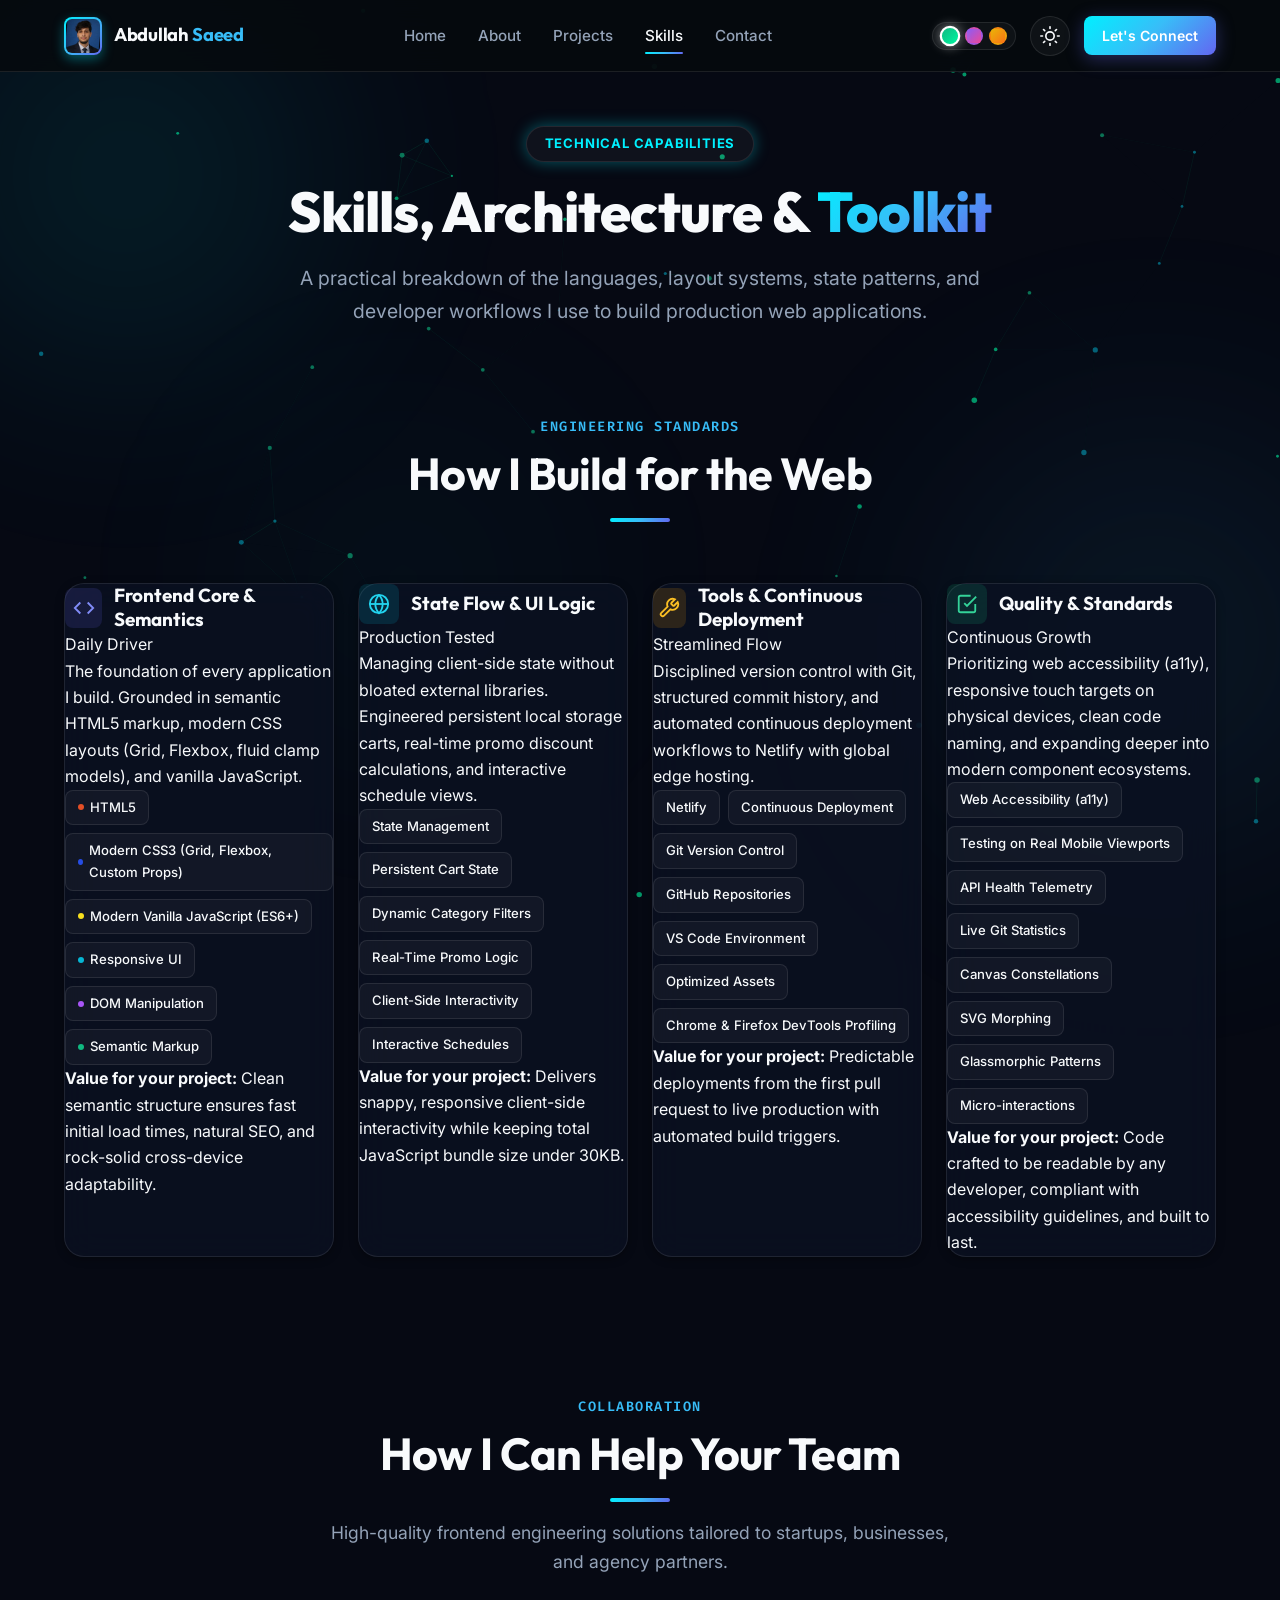
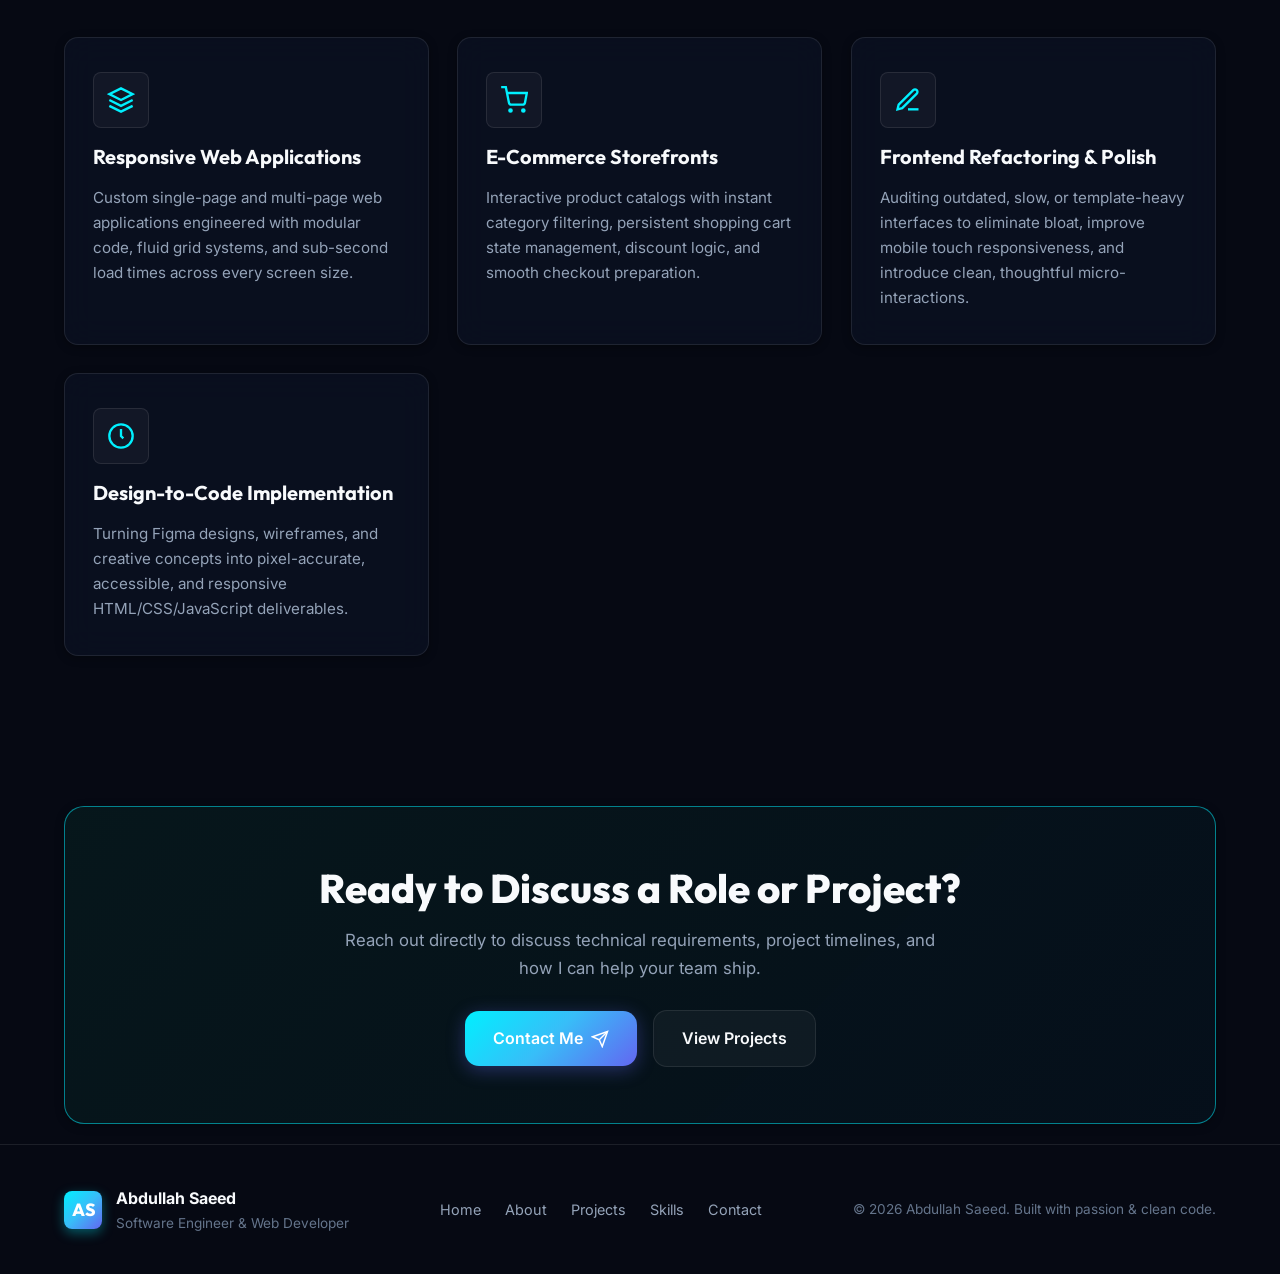
<file: portfolio 1/skills.html>
<!DOCTYPE html>
<html lang="en" data-theme="dark" data-palette="emerald">
<head>
  <meta charset="UTF-8">
  <meta name="viewport" content="width=device-width, initial-scale=1.0">
  <title>Skills & Services | Abdullah Saeed - Software Engineer</title>
  
  <!-- SEO Meta Tags -->
  <meta name="description" content="Technical toolkit, frontend engineering skills, and web development services provided by Abdullah Saeed.">
  <meta name="keywords" content="Abdullah Saeed Skills, Web Developer Toolkit, HTML5, CSS3, JavaScript, Web Services, Landing Pages, E-Commerce Development">
  <meta name="author" content="Abdullah Saeed">
  
  <!-- Open Graph Meta Tags -->
  <meta property="og:title" content="Skills & Services | Abdullah Saeed - Software Engineer">
  <meta property="og:description" content="Explore Abdullah Saeed's technical capabilities across frontend architecture, UI/UX craft, and web development services.">
  <meta property="og:type" content="website">
  
  <!-- Google Fonts: Outfit & Inter -->
  <link rel="preconnect" href="https://fonts.googleapis.com">
  <link rel="preconnect" href="https://fonts.gstatic.com" crossorigin>
  <link href="https://fonts.googleapis.com/css2?family=Inter:wght@300;400;500;600;700&family=Outfit:wght@400;500;600;700;800&family=Fira+Code:wght@400;500&display=swap" rel="stylesheet">
  
  <!-- Stylesheet -->
  <link rel="stylesheet" href="css/style.css">
  
  <!-- Favicon (SVG Monogram) -->
  <link rel="icon" type="image/svg+xml" href="data:image/svg+xml,<svg xmlns='http://www.w3.org/2000/svg' viewBox='0 0 100 100'><rect width='100' height='100' rx='24' fill='%2310b981'/><text x='50%' y='58%' dominant-baseline='middle' text-anchor='middle' font-family='sans-serif' font-size='44' font-weight='bold' fill='%23ffffff'>AS</text></svg>">
</head>
<body>
  <!-- Reading Scroll Progress Bar -->
  <div class="scroll-progress-container" aria-hidden="true">
    <div class="scroll-progress-bar"></div>
  </div>

  <!-- Ambient Background Lighting & Interactive Particle Canvas -->
  <canvas id="bg-canvas" class="bg-canvas" aria-hidden="true"></canvas>
  <div class="ambient-glow glow-1" aria-hidden="true"></div>
  <div class="ambient-glow glow-2" aria-hidden="true"></div>
  <div class="ambient-glow glow-3" aria-hidden="true"></div>

  <!-- Navigation Bar -->
  <header class="site-header" id="header">
    <nav class="nav-container" aria-label="Main Navigation">
      <a href="index.html" class="nav-brand" aria-label="Abdullah Saeed Home">
        <span class="brand-monogram has-avatar">
          <img src="assets/images/profile.jpg" alt="Abdullah Saeed" class="brand-avatar-img">
        </span>
        <span class="brand-name">Abdullah<span> Saeed</span></span>
      </a>

      <div class="nav-links-desktop">
        <a href="index.html" class="nav-link">Home</a>
        <a href="about.html" class="nav-link">About</a>
        <a href="projects.html" class="nav-link">Projects</a>
        <a href="skills.html" class="nav-link active">Skills</a>
        <a href="contact.html" class="nav-link">Contact</a>
      </div>

      <div class="nav-actions">
        <!-- Palette Switcher -->
        <div class="palette-switcher" title="Choose color accent" aria-label="Theme Color Accent">
          <button class="palette-btn palette-emerald active" data-palette="emerald" title="Emerald & Mint" aria-label="Emerald and Mint color theme" aria-pressed="true"></button>
          <button class="palette-btn palette-violet" data-palette="violet" title="Cyber Violet & Amber" aria-label="Cyber Violet color theme" aria-pressed="false"></button>
          <button class="palette-btn palette-gold" data-palette="gold" title="Champagne Gold" aria-label="Champagne Gold color theme" aria-pressed="false"></button>
        </div>

        <!-- Theme Toggle -->
        <button id="theme-toggle" class="btn-icon theme-btn" aria-label="Toggle light or dark theme" title="Toggle theme">
          <svg class="sun-icon" xmlns="http://www.w3.org/2000/svg" width="20" height="20" viewBox="0 0 24 24" fill="none" stroke="currentColor" stroke-width="2" stroke-linecap="round" stroke-linejoin="round">
            <circle cx="12" cy="12" r="5"></circle>
            <line x1="12" y1="1" x2="12" y2="3"></line>
            <line x1="12" y1="21" x2="12" y2="23"></line>
            <line x1="4.22" y1="4.22" x2="5.64" y2="5.64"></line>
            <line x1="18.36" y1="18.36" x2="19.78" y2="19.78"></line>
            <line x1="1" y1="12" x2="3" y2="12"></line>
            <line x1="21" y1="12" x2="23" y2="12"></line>
            <line x1="4.22" y1="19.78" x2="5.64" y2="18.36"></line>
            <line x1="18.36" y1="5.64" x2="19.78" y2="4.22"></line>
          </svg>
          <svg class="moon-icon" xmlns="http://www.w3.org/2000/svg" width="20" height="20" viewBox="0 0 24 24" fill="none" stroke="currentColor" stroke-width="2" stroke-linecap="round" stroke-linejoin="round">
            <path d="M21 12.79A9 9 0 1 1 11.21 3 7 7 0 0 0 21 12.79z"></path>
          </svg>
        </button>

        <!-- CTA Button -->
        <a href="contact.html" class="btn btn-sm btn-primary nav-cta">Let's Connect</a>

        <!-- Mobile Menu Toggle -->
        <button id="mobile-toggle" class="mobile-toggle" aria-label="Open menu" aria-expanded="false" aria-controls="mobile-drawer">
          <span class="bar"></span>
          <span class="bar"></span>
          <span class="bar"></span>
        </button>
      </div>
    </nav>
  </header>

  <!-- Mobile Drawer Menu -->
  <aside id="mobile-drawer" class="mobile-drawer" aria-hidden="true">
    <div class="drawer-header">
      <div class="drawer-user">
        <div class="drawer-avatar-ring">
          <img src="assets/images/profile.jpg" alt="Abdullah Saeed" class="drawer-avatar-img">
        </div>
        <div class="drawer-user-info">
          <span class="drawer-user-name">Abdullah Saeed</span>
          <span class="drawer-user-role">Software Engineer</span>
        </div>
      </div>
      <button id="drawer-close" class="btn-icon" aria-label="Close menu">
        <svg xmlns="http://www.w3.org/2000/svg" width="22" height="22" viewBox="0 0 24 24" fill="none" stroke="currentColor" stroke-width="2" stroke-linecap="round" stroke-linejoin="round">
          <line x1="18" y1="6" x2="6" y2="18"></line>
          <line x1="6" y1="6" x2="18" y2="18"></line>
        </svg>
      </button>
    </div>
    <div class="drawer-links">
      <a href="index.html" class="drawer-link">Home</a>
      <a href="about.html" class="drawer-link">About Me</a>
      <a href="projects.html" class="drawer-link">Projects</a>
      <a href="skills.html" class="drawer-link active">Skills & Services</a>
      <a href="contact.html" class="drawer-link">Contact Hub</a>
    </div>
    <div class="drawer-footer">
      <div class="drawer-theme-row">
        <span class="drawer-theme-label">Accent Palette</span>
        <div class="palette-switcher" title="Choose color accent">
          <button class="palette-btn palette-emerald active" data-palette="emerald" title="Emerald"></button>
          <button class="palette-btn palette-violet" data-palette="violet" title="Violet"></button>
          <button class="palette-btn palette-gold" data-palette="gold" title="Gold"></button>
        </div>
      </div>

      <div class="drawer-theme-row">
        <span class="drawer-theme-label">Appearance</span>
        <button id="drawer-theme-toggle" class="drawer-theme-toggle" aria-label="Toggle theme">
          <svg class="sun-icon" xmlns="http://www.w3.org/2000/svg" width="18" height="18" viewBox="0 0 24 24" fill="none" stroke="currentColor" stroke-width="2">
            <circle cx="12" cy="12" r="5"></circle>
            <line x1="12" y1="1" x2="12" y2="3"></line>
            <line x1="12" y1="21" x2="12" y2="23"></line>
          </svg>
          <svg class="moon-icon" xmlns="http://www.w3.org/2000/svg" width="18" height="18" viewBox="0 0 24 24" fill="none" stroke="currentColor" stroke-width="2">
            <path d="M21 12.79A9 9 0 1 1 11.21 3 7 7 0 0 0 21 12.79z"></path>
          </svg>
          <span class="theme-text">Toggle Mode</span>
        </button>
      </div>

      <div class="drawer-contact-section">
        <p class="drawer-contact-title">Direct Inquiries</p>
        <a href="mailto:abhiihere2004@gmail.com" class="drawer-contact-item">
          <svg xmlns="http://www.w3.org/2000/svg" width="16" height="16" viewBox="0 0 24 24" fill="none" stroke="currentColor" stroke-width="2">
            <path d="M4 4h16c1.1 0 2 .9 2 2v12c0 1.1-.9 2-2 2H4c-1.1 0-2-.9-2-2V6c0-1.1.9-2 2-2z"></path>
            <polyline points="22,6 12,13 2,6"></polyline>
          </svg>
          <span>abhiihere2004@gmail.com</span>
        </a>
        <a href="tel:0395241669" class="drawer-contact-item">
          <svg xmlns="http://www.w3.org/2000/svg" width="16" height="16" viewBox="0 0 24 24" fill="none" stroke="currentColor" stroke-width="2">
            <path d="M22 16.92v3a2 2 0 0 1-2.18 2 19.79 19.79 0 0 1-8.63-3.07 19.5 19.5 0 0 1-6-6 19.79 19.79 0 0 1-3.07-8.67A2 2 0 0 1 4.11 2h3a2 2 0 0 1 2 1.72 12.84 12.84 0 0 0 .7 2.81 2 2 0 0 1-.45 2.11L8.09 9.91a16 16 0 0 0 6 6l1.27-1.27a2 2 0 0 1 2.11-.45 12.84 12.84 0 0 0 2.81.7A2 2 0 0 1 22 16.92z"></path>
          </svg>
          <span>0395241669</span>
        </a>
      </div>
    </div>
  </aside>
  <div id="drawer-backdrop" class="drawer-backdrop" aria-hidden="true"></div>

  <main id="main-content">
    <!-- Page Hero Banner -->
    <section class="page-hero">
      <div class="container" data-reveal="up">
        <span class="page-badge">Technical Capabilities</span>
        <h1 class="page-title">Skills, Architecture &amp; <span class="gradient-text">Toolkit</span></h1>
        <p class="page-lead">
          A practical breakdown of the languages, layout systems, state patterns, and developer workflows I use to build production web applications.
        </p>
      </div>
    </section>

    <!-- Technical Skills Breakdown Section -->
    <section class="section skills-section" style="padding-top: 0;">
      <div class="container">
        <div class="section-header text-center" data-reveal="up">
          <span class="section-subtitle">Engineering Standards</span>
          <h2 class="section-title">How I Build for the Web</h2>
          <div class="section-divider"></div>
        </div>

        <div class="skills-grid">
          <!-- Skill Category 1: Frontend Core -->
          <div class="competency-card glass-card" data-reveal="up" data-delay="100">
            <div class="competency-header">
              <div style="display: flex; align-items: center; gap: 12px;">
                <div class="cat-icon cat-frontend">
                  <svg xmlns="http://www.w3.org/2000/svg" width="22" height="22" viewBox="0 0 24 24" fill="none" stroke="currentColor" stroke-width="2">
                    <polyline points="16 18 22 12 16 6"></polyline>
                    <polyline points="8 6 2 12 8 18"></polyline>
                  </svg>
                </div>
                <h3 class="cat-title">Frontend Core &amp; Semantics</h3>
              </div>
              <span class="competency-badge">Daily Driver</span>
            </div>
            <p class="competency-desc">
              The foundation of every application I build. Grounded in semantic HTML5 markup, modern CSS layouts (Grid, Flexbox, fluid clamp models), and vanilla JavaScript.
            </p>
            <div class="skills-tags">
              <span class="skill-tag"><span class="tag-bullet html-color"></span> HTML5</span>
              <span class="skill-tag"><span class="tag-bullet css-color"></span> Modern CSS3 (Grid, Flexbox, Custom Props)</span>
              <span class="skill-tag"><span class="tag-bullet js-color"></span> Modern Vanilla JavaScript (ES6+)</span>
              <span class="skill-tag"><span class="tag-bullet responsive-color"></span> Responsive UI</span>
              <span class="skill-tag"><span class="tag-bullet dom-color"></span> DOM Manipulation</span>
              <span class="skill-tag"><span class="tag-bullet grid-color"></span> Semantic Markup</span>
            </div>
            <div class="competency-takeaway">
              <strong>Value for your project:</strong> Clean semantic structure ensures fast initial load times, natural SEO, and rock-solid cross-device adaptability.
            </div>
          </div>

          <!-- Skill Category 2: State & Logic Architecture -->
          <div class="competency-card glass-card" data-reveal="up" data-delay="200">
            <div class="competency-header">
              <div style="display: flex; align-items: center; gap: 12px;">
                <div class="cat-icon cat-ui">
                  <svg xmlns="http://www.w3.org/2000/svg" width="22" height="22" viewBox="0 0 24 24" fill="none" stroke="currentColor" stroke-width="2">
                    <circle cx="12" cy="12" r="10"></circle>
                    <path d="M12 2a14.5 14.5 0 0 0 0 20 14.5 14.5 0 0 0 0-20"></path>
                    <path d="M2 12h20"></path>
                  </svg>
                </div>
                <h3 class="cat-title">State Flow &amp; UI Logic</h3>
              </div>
              <span class="competency-badge">Production Tested</span>
            </div>
            <p class="competency-desc">
              Managing client-side state without bloated external libraries. Engineered persistent local storage carts, real-time promo discount calculations, and interactive schedule views.
            </p>
            <div class="skills-tags">
              <span class="skill-tag">State Management</span>
              <span class="skill-tag">Persistent Cart State</span>
              <span class="skill-tag">Dynamic Category Filters</span>
              <span class="skill-tag">Real-Time Promo Logic</span>
              <span class="skill-tag">Client-Side Interactivity</span>
              <span class="skill-tag">Interactive Schedules</span>
            </div>
            <div class="competency-takeaway">
              <strong>Value for your project:</strong> Delivers snappy, responsive client-side interactivity while keeping total JavaScript bundle size under 30KB.
            </div>
          </div>

          <!-- Skill Category 3: Developer Tools & Workflow -->
          <div class="competency-card glass-card" data-reveal="up" data-delay="300">
            <div class="competency-header">
              <div style="display: flex; align-items: center; gap: 12px;">
                <div class="cat-icon cat-tools">
                  <svg xmlns="http://www.w3.org/2000/svg" width="22" height="22" viewBox="0 0 24 24" fill="none" stroke="currentColor" stroke-width="2">
                    <path d="M14.7 6.3a1 1 0 0 0 0 1.4l1.6 1.6a1 1 0 0 0 1.4 0l3.77-3.77a6 6 0 0 1-7.94 7.94l-6.91 6.91a2.12 2.12 0 0 1-3-3l6.91-6.91a6 6 0 0 1 7.94-7.94l-3.76 3.76z"></path>
                  </svg>
                </div>
                <h3 class="cat-title">Tools &amp; Continuous Deployment</h3>
              </div>
              <span class="competency-badge">Streamlined Flow</span>
            </div>
            <p class="competency-desc">
              Disciplined version control with Git, structured commit history, and automated continuous deployment workflows to Netlify with global edge hosting.
            </p>
            <div class="skills-tags">
              <span class="skill-tag">Netlify</span>
              <span class="skill-tag">Continuous Deployment</span>
              <span class="skill-tag">Git Version Control</span>
              <span class="skill-tag">GitHub Repositories</span>
              <span class="skill-tag">VS Code Environment</span>
              <span class="skill-tag">Optimized Assets</span>
              <span class="skill-tag">Chrome &amp; Firefox DevTools Profiling</span>
            </div>
            <div class="competency-takeaway">
              <strong>Value for your project:</strong> Predictable deployments from the first pull request to live production with automated build triggers.
            </div>
          </div>

          <!-- Skill Category 4: Software Standards -->
          <div class="competency-card glass-card" data-reveal="up" data-delay="400">
            <div class="competency-header">
              <div style="display: flex; align-items: center; gap: 12px;">
                <div class="cat-icon cat-standards">
                  <svg xmlns="http://www.w3.org/2000/svg" width="22" height="22" viewBox="0 0 24 24" fill="none" stroke="currentColor" stroke-width="2">
                    <polyline points="9 11 12 14 22 4"></polyline>
                    <path d="M21 12v7a2 2 0 0 1-2 2H5a2 2 0 0 1-2-2V5a2 2 0 0 1 2-2h11"></path>
                  </svg>
                </div>
                <h3 class="cat-title">Quality &amp; Standards</h3>
              </div>
              <span class="competency-badge learning">Continuous Growth</span>
            </div>
            <p class="competency-desc">
              Prioritizing web accessibility (a11y), responsive touch targets on physical devices, clean code naming, and expanding deeper into modern component ecosystems.
            </p>
            <div class="skills-tags">
              <span class="skill-tag">Web Accessibility (a11y)</span>
              <span class="skill-tag">Testing on Real Mobile Viewports</span>
              <span class="skill-tag">API Health Telemetry</span>
              <span class="skill-tag">Live Git Statistics</span>
              <span class="skill-tag">Canvas Constellations</span>
              <span class="skill-tag">SVG Morphing</span>
              <span class="skill-tag">Glassmorphic Patterns</span>
              <span class="skill-tag">Micro-interactions</span>
            </div>
            <div class="competency-takeaway">
              <strong>Value for your project:</strong> Code crafted to be readable by any developer, compliant with accessibility guidelines, and built to last.
            </div>
          </div>
        </div>
      </div>
    </section>

    <!-- Services Offered Section -->
    <section class="services-section">
      <div class="container">
        <div class="section-header text-center" data-reveal="up">
          <span class="section-subtitle">Collaboration</span>
          <h2 class="section-title">How I Can Help Your Team</h2>
          <div class="section-divider"></div>
          <p class="section-lead">
            High-quality frontend engineering solutions tailored to startups, businesses, and agency partners.
          </p>
        </div>

        <div class="services-grid">
          <!-- Service 1 -->
          <div class="service-card glass-card" data-reveal="up" data-delay="100">
            <div class="service-icon">
              <svg xmlns="http://www.w3.org/2000/svg" width="28" height="28" viewBox="0 0 24 24" fill="none" stroke="currentColor" stroke-width="2">
                <polygon points="12 2 2 7 12 12 22 7 12 2"></polygon>
                <polyline points="2 17 12 22 22 17"></polyline>
                <polyline points="2 12 12 17 22 12"></polyline>
              </svg>
            </div>
            <h3 class="service-title">Responsive Web Applications</h3>
            <p class="service-desc">
              Custom single-page and multi-page web applications engineered with modular code, fluid grid systems, and sub-second load times across every screen size.
            </p>
          </div>

          <!-- Service 2 -->
          <div class="service-card glass-card" data-reveal="up" data-delay="200">
            <div class="service-icon">
              <svg xmlns="http://www.w3.org/2000/svg" width="28" height="28" viewBox="0 0 24 24" fill="none" stroke="currentColor" stroke-width="2">
                <circle cx="9" cy="21" r="1"></circle>
                <circle cx="20" cy="21" r="1"></circle>
                <path d="M1 1h4l2.68 13.39a2 2 0 0 0 2 1.61h9.72a2 2 0 0 0 2-1.61L23 6H6"></path>
              </svg>
            </div>
            <h3 class="service-title">E-Commerce Storefronts</h3>
            <p class="service-desc">
              Interactive product catalogs with instant category filtering, persistent shopping cart state management, discount logic, and smooth checkout preparation.
            </p>
          </div>

          <!-- Service 3 -->
          <div class="service-card glass-card" data-reveal="up" data-delay="300">
            <div class="service-icon">
              <svg xmlns="http://www.w3.org/2000/svg" width="28" height="28" viewBox="0 0 24 24" fill="none" stroke="currentColor" stroke-width="2">
                <path d="M12 20h9"></path>
                <path d="M16.5 3.5a2.121 2.121 0 0 1 3 3L7 19l-4 1 1-4L16.5 3.5z"></path>
              </svg>
            </div>
            <h3 class="service-title">Frontend Refactoring &amp; Polish</h3>
            <p class="service-desc">
              Auditing outdated, slow, or template-heavy interfaces to eliminate bloat, improve mobile touch responsiveness, and introduce clean, thoughtful micro-interactions.
            </p>
          </div>

          <!-- Service 4 -->
          <div class="service-card glass-card" data-reveal="up" data-delay="400">
            <div class="service-icon">
              <svg xmlns="http://www.w3.org/2000/svg" width="28" height="28" viewBox="0 0 24 24" fill="none" stroke="currentColor" stroke-width="2">
                <circle cx="12" cy="12" r="10"></circle>
                <polyline points="12 6 12 12 14 14"></polyline>
              </svg>
            </div>
            <h3 class="service-title">Design-to-Code Implementation</h3>
            <p class="service-desc">
              Turning Figma designs, wireframes, and creative concepts into pixel-accurate, accessible, and responsive HTML/CSS/JavaScript deliverables.
            </p>
          </div>
        </div>
      </div>
    </section>

    <!-- Call to Action Banner -->
    <section class="container" data-reveal="scale">
      <div class="cta-banner glass-card">
        <h2 class="cta-title">Ready to Discuss a Role or Project?</h2>
        <p class="cta-desc">
          Reach out directly to discuss technical requirements, project timelines, and how I can help your team ship.
        </p>
        <div class="cta-actions">
          <a href="contact.html" class="btn btn-primary btn-lg">
            <span>Contact Me</span>
            <svg xmlns="http://www.w3.org/2000/svg" width="18" height="18" viewBox="0 0 24 24" fill="none" stroke="currentColor" stroke-width="2">
              <line x1="22" y1="2" x2="11" y2="13"></line>
              <polygon points="22 2 15 22 11 13 2 9 22 2"></polygon>
            </svg>
          </a>
          <a href="projects.html" class="btn btn-secondary btn-lg">
            <span>View Projects</span>
          </a>
        </div>
      </div>
    </section>
  </main>

  <!-- Floating Back to Top Button with SVG Progress Ring -->
  <button id="back-to-top" class="back-to-top" aria-label="Scroll back to top" title="Scroll to top">
    <svg class="progress-ring" width="50" height="50">
      <circle class="progress-ring-bg" cx="25" cy="25" r="22.5"></circle>
      <circle class="progress-ring-circle" cx="25" cy="25" r="22.5"></circle>
    </svg>
    <svg xmlns="http://www.w3.org/2000/svg" width="20" height="20" viewBox="0 0 24 24" fill="none" stroke="currentColor" stroke-width="2.5" stroke-linecap="round" stroke-linejoin="round">
      <polyline points="18 15 12 9 6 15"></polyline>
    </svg>
  </button>

  <!-- Toast Notification Container -->
  <div id="toast-container" class="toast-container" aria-live="polite" aria-atomic="true"></div>

  <!-- Footer -->
  <footer class="site-footer">
    <div class="container footer-container">
      <div class="footer-left">
        <span class="brand-monogram">AS</span>
        <div>
          <p class="footer-title">Abdullah Saeed</p>
          <p class="footer-subtitle">Software Engineer & Web Developer</p>
        </div>
      </div>

      <div class="footer-nav">
        <a href="index.html">Home</a>
        <a href="about.html">About</a>
        <a href="projects.html">Projects</a>
        <a href="skills.html">Skills</a>
        <a href="contact.html">Contact</a>
      </div>

      <div class="footer-right">
        <p class="copyright">© 2026 Abdullah Saeed. Built with passion & clean code.</p>
      </div>
    </div>
  </footer>

  <!-- Scripts -->
  <script src="js/main.js"></script>
</body>
</html>
</file>
<file: portfolio 1/css/style.css>
/* ==========================================================================
   ABDULLAH SAEED - PORTFOLIO DESIGN SYSTEM
   Cutting-Edge Obsidian & Multi-Palette Architecture with Scroll Engine
   ========================================================================== */

/* --- 1. CSS Custom Properties / Unified Cyber AI Design Tokens --- */
:root {
  /* Unified Signature Palette: Cyber Cyan, Neural Blue & Cosmic Obsidian */
  --bg-primary: #060913;
  --bg-secondary: #0b1122;
  --bg-tertiary: #101a32;

  --surface-card: rgba(11, 17, 34, 0.78);
  --surface-card-hover: rgba(16, 26, 50, 0.92);
  --surface-glass: rgba(255, 255, 255, 0.04);
  --surface-glass-border: rgba(255, 255, 255, 0.09);
  --surface-glass-border-hover: rgba(0, 240, 255, 0.5);

  --text-primary: #f8fafc;
  --text-secondary: #94a3b8;
  --text-muted: #64748b;

  /* Brand Accent Colors - Cyber Cyan & Neural Blue */
  --accent-primary: #00f0ff;
  --accent-primary-hover: #00d4e6;
  --accent-secondary: #38bdf8;
  --accent-secondary-hover: #0284c7;
  --accent-tertiary: #6366f1;
  --accent-emerald: #10b981;
  --accent-amber: #f59e0b;

  --accent-glow: rgba(0, 240, 255, 0.35);
  --secondary-glow: rgba(56, 189, 248, 0.28);
  --ambient-glow-color: rgba(0, 240, 255, 0.12);

  /* Gradients */
  --gradient-brand: linear-gradient(135deg, #00f0ff 0%, #38bdf8 50%, #6366f1 100%);
  --gradient-text: linear-gradient(135deg, #ffffff 20%, #38bdf8 60%, #00f0ff 100%);
  --gradient-accent: linear-gradient(135deg, #00f0ff 0%, #6366f1 100%);
  --gradient-card: linear-gradient(180deg, rgba(255, 255, 255, 0.05) 0%, rgba(255, 255, 255, 0.01) 100%);

  /* Typography */
  --font-heading: 'Outfit', -apple-system, BlinkMacSystemFont, sans-serif;
  --font-body: 'Inter', -apple-system, BlinkMacSystemFont, sans-serif;
  --font-mono: 'Fira Code', monospace;

  /* Shadows */
  --shadow-sm: 0 2px 8px rgba(0, 0, 0, 0.35);
  --shadow-md: 0 8px 24px rgba(0, 0, 0, 0.45);
  --shadow-lg: 0 16px 36px rgba(0, 0, 0, 0.55);
  --shadow-glow: 0 0 28px rgba(0, 240, 255, 0.28);

  /* Layout & Spacing */
  --nav-height: 72px;
  --container-padding: 24px;
  --section-padding: 96px;
  --radius-sm: 8px;
  --radius-md: 14px;
  --radius-lg: 20px;
  --radius-full: 9999px;
  --transition-fast: 0.2s cubic-bezier(0.4, 0, 0.2, 1);
  --transition-normal: 0.3s cubic-bezier(0.4, 0, 0.2, 1);
  --transition-bounce: 0.4s cubic-bezier(0.175, 0.885, 0.32, 1.275);
}

/* --- Light Theme Overrides --- */
[data-theme="light"] {
  --bg-primary: #f8fafc;
  --bg-secondary: #ffffff;
  --bg-tertiary: #f1f5f9;

  --surface-card: rgba(255, 255, 255, 0.88);
  --surface-card-hover: rgba(255, 255, 255, 0.98);
  --surface-glass: rgba(0, 0, 0, 0.025);
  --surface-glass-border: rgba(0, 0, 0, 0.08);
  --surface-glass-border-hover: var(--accent-primary);

  --text-primary: #0f172a;
  --text-secondary: #334155;
  --text-muted: #64748b;

  --accent-primary: #0284c7;
  --accent-primary-hover: #0369a1;
  --accent-secondary: #00b4d8;
  --accent-secondary-hover: #0096c7;
  --accent-tertiary: #4f46e5;

  --accent-glow: rgba(2, 132, 199, 0.25);
  --secondary-glow: rgba(0, 180, 216, 0.2);
  --ambient-glow-color: rgba(2, 132, 199, 0.08);

  --gradient-brand: linear-gradient(135deg, #0284c7 0%, #00b4d8 55%, #4f46e5 100%);
  --gradient-text: linear-gradient(135deg, #0f172a 20%, var(--accent-primary) 70%, var(--accent-secondary) 100%);
  --gradient-card: linear-gradient(180deg, rgba(255, 255, 255, 0.95) 0%, rgba(248, 250, 252, 0.8) 100%);

  --shadow-sm: 0 2px 8px rgba(0, 0, 0, 0.06);
  --shadow-md: 0 8px 24px rgba(0, 0, 0, 0.09);
  --shadow-lg: 0 16px 36px rgba(0, 0, 0, 0.12);
  --shadow-glow: 0 0 25px rgba(2, 132, 199, 0.18);
}

/* --- 2. Reset & Base Styles --- */
*,
*::before,
*::after {
  box-sizing: border-box;
  margin: 0;
  padding: 0;
}

html {
  scroll-behavior: smooth;
  scroll-padding-top: calc(var(--nav-height) + 20px);
  -webkit-text-size-adjust: 100%;
  overflow-x: hidden;
  width: 100%;
}

body {
  font-family: var(--font-body);
  background-color: var(--bg-primary);
  color: var(--text-primary);
  line-height: 1.65;
  overflow-x: hidden;
  position: relative;
  transition: background-color var(--transition-normal), color var(--transition-normal);
}

img {
  max-width: 100%;
  height: auto;
  display: block;
}

a {
  color: inherit;
  text-decoration: none;
  transition: color var(--transition-fast);
}

button {
  cursor: pointer;
  border: none;
  background: none;
  font-family: inherit;
}

/* Typography Hierarchy */
h1,
h2,
h3,
h4,
h5,
h6 {
  font-family: var(--font-heading);
  font-weight: 700;
  color: var(--text-primary);
  line-height: 1.25;
}

/* Interactive Background Canvas & Floating Glow Animations */
.bg-canvas {
  position: fixed;
  top: 0;
  left: 0;
  width: 100vw;
  height: 100vh;
  pointer-events: none;
  z-index: 0;
  opacity: 0.85;
  transition: opacity var(--transition-normal);
}

[data-theme="light"] .bg-canvas {
  opacity: 0.45;
}

/* Ambient Glow Circles in Background */
.ambient-glow {
  position: fixed;
  border-radius: 50%;
  filter: blur(120px);
  pointer-events: none;
  z-index: 0;
  opacity: 0.45;
  transition: opacity var(--transition-normal);
  will-change: transform;
}

.glow-1 {
  width: 550px;
  height: 550px;
  background: radial-gradient(circle, var(--accent-glow) 0%, transparent 70%);
  top: -100px;
  left: -150px;
  animation: floatGlow1 18s ease-in-out infinite alternate;
}

.glow-2 {
  width: 650px;
  height: 650px;
  background: radial-gradient(circle, var(--secondary-glow) 0%, transparent 70%);
  top: 35%;
  right: -200px;
  animation: floatGlow2 22s ease-in-out infinite alternate;
}

.glow-3 {
  width: 550px;
  height: 550px;
  background: radial-gradient(circle, var(--ambient-glow-color) 0%, transparent 70%);
  bottom: 5%;
  left: 10%;
  animation: floatGlow3 20s ease-in-out infinite alternate;
}

@keyframes floatGlow1 {
  0% {
    transform: translate(0, 0) scale(1);
  }

  50% {
    transform: translate(80px, 60px) scale(1.1);
  }

  100% {
    transform: translate(-40px, 120px) scale(0.95);
  }
}

@keyframes floatGlow2 {
  0% {
    transform: translate(0, 0) scale(1);
  }

  50% {
    transform: translate(-90px, -70px) scale(1.15);
  }

  100% {
    transform: translate(60px, -110px) scale(0.9);
  }
}

@keyframes floatGlow3 {
  0% {
    transform: translate(0, 0) scale(1);
  }

  50% {
    transform: translate(70px, -60px) scale(1.08);
  }

  100% {
    transform: translate(-50px, 50px) scale(0.92);
  }
}

/* Container */
.container {
  width: 100%;
  max-width: 1200px;
  margin: 0 auto;
  padding: 0 var(--container-padding);
  position: relative;
  z-index: 1;
}

/* --- 3. Header & Navigation --- */
.site-header {
  position: fixed;
  top: 0;
  left: 0;
  width: 100%;
  height: var(--nav-height);
  z-index: 100;
  background: rgba(7, 10, 13, 0.85);
  backdrop-filter: blur(16px);
  -webkit-backdrop-filter: blur(16px);
  border-bottom: 1px solid var(--surface-glass-border);
  transition: all var(--transition-normal);
}

[data-theme="light"] .site-header {
  background: rgba(248, 250, 252, 0.88);
}

.site-header.scrolled {
  box-shadow: var(--shadow-md);
  border-bottom-color: var(--accent-glow);
}

.nav-container {
  max-width: 1200px;
  height: 100%;
  margin: 0 auto;
  padding: 0 var(--container-padding);
  display: flex;
  align-items: center;
  justify-content: space-between;
}

.nav-brand {
  display: flex;
  align-items: center;
  gap: 12px;
}

.brand-monogram {
  display: inline-flex;
  align-items: center;
  justify-content: center;
  width: 38px;
  height: 38px;
  background: var(--gradient-brand);
  color: #ffffff;
  font-family: var(--font-heading);
  font-weight: 800;
  font-size: 1.1rem;
  border-radius: var(--radius-sm);
  box-shadow: 0 4px 12px var(--accent-glow);
  letter-spacing: -0.5px;
  overflow: hidden;
  flex-shrink: 0;
}

.brand-monogram.has-avatar {
  padding: 2px;
}

.brand-avatar-img {
  width: 100%;
  height: 100%;
  border-radius: calc(var(--radius-sm) - 2px);
  object-fit: cover;
  display: block;
}

.brand-name {
  font-family: var(--font-heading);
  font-weight: 700;
  font-size: 1.15rem;
  letter-spacing: -0.3px;
  color: var(--text-primary);
}

.brand-name span {
  color: var(--accent-secondary);
}

.nav-links-desktop {
  display: flex;
  align-items: center;
  gap: 32px;
}

.nav-link {
  font-size: 0.95rem;
  font-weight: 500;
  color: var(--text-secondary);
  position: relative;
  padding: 6px 0;
}

.nav-link::after {
  content: '';
  position: absolute;
  bottom: 0;
  left: 0;
  width: 0%;
  height: 2px;
  background: var(--gradient-brand);
  border-radius: 2px;
  transition: width var(--transition-normal);
}

.nav-link:hover,
.nav-link.active {
  color: var(--text-primary);
}

.nav-link:hover::after,
.nav-link.active::after {
  width: 100%;
}

.nav-actions {
  display: flex;
  align-items: center;
  gap: 14px;
}

/* Theme Toggle Button */
.btn-icon {
  width: 40px;
  height: 40px;
  border-radius: var(--radius-full);
  display: flex;
  align-items: center;
  justify-content: center;
  background: var(--surface-glass);
  border: 1px solid var(--surface-glass-border);
  color: var(--text-primary);
  transition: all var(--transition-fast);
}

.btn-icon:hover {
  background: var(--surface-glass-border);
  border-color: var(--accent-primary);
  transform: translateY(-1px);
}

[data-theme="dark"] .sun-icon {
  display: block;
}

[data-theme="dark"] .moon-icon {
  display: none;
}

[data-theme="light"] .sun-icon {
  display: none;
}

[data-theme="light"] .moon-icon {
  display: block;
}

.mobile-toggle {
  display: none;
  flex-direction: column;
  justify-content: center;
  align-items: center;
  gap: 5px;
  width: 42px;
  height: 42px;
  padding: 8px;
  background: var(--surface-glass);
  border: 1px solid var(--surface-glass-border);
  border-radius: var(--radius-sm);
  position: relative;
  z-index: 160;
  transition: all var(--transition-fast);
}

.mobile-toggle:hover {
  background: var(--surface-glass-border);
  border-color: var(--accent-primary);
}

.mobile-toggle .bar {
  width: 20px;
  height: 2px;
  background-color: var(--text-primary);
  border-radius: 2px;
  transition: transform var(--transition-normal), opacity var(--transition-fast), width var(--transition-fast);
  transform-origin: center;
}

/* Active state: Hamburger bars transform into an X */
.mobile-toggle.active .bar:nth-child(1) {
  transform: translateY(7px) rotate(45deg);
}

.mobile-toggle.active .bar:nth-child(2) {
  opacity: 0;
  transform: scaleX(0);
}

.mobile-toggle.active .bar:nth-child(3) {
  transform: translateY(-7px) rotate(-45deg);
}

/* Mobile Drawer */
.mobile-drawer {
  position: fixed;
  top: 0;
  right: -105%;
  width: min(340px, 86vw);
  height: 100vh;
  height: 100dvh;
  background: var(--bg-secondary);
  border-left: 1px solid var(--surface-glass-border);
  z-index: 150;
  display: flex;
  flex-direction: column;
  padding: 24px 20px 32px;
  transition: right 0.35s cubic-bezier(0.16, 1, 0.3, 1);
  box-shadow: -10px 0 40px rgba(0, 0, 0, 0.5);
  overflow-y: auto;
  overscroll-behavior: contain;
}

.mobile-drawer.open {
  right: 0;
}

.drawer-backdrop {
  position: fixed;
  inset: 0;
  background: rgba(0, 0, 0, 0.65);
  backdrop-filter: blur(6px);
  -webkit-backdrop-filter: blur(6px);
  z-index: 140;
  opacity: 0;
  pointer-events: none;
  transition: opacity 0.35s ease;
}

.drawer-backdrop.open {
  opacity: 1;
  pointer-events: auto;
}

.drawer-header {
  display: flex;
  align-items: center;
  justify-content: space-between;
  margin-bottom: 24px;
  padding-bottom: 16px;
  border-bottom: 1px solid var(--surface-glass-border);
}

.drawer-user {
  display: flex;
  align-items: center;
  gap: 12px;
}

.drawer-avatar-ring {
  width: 44px;
  height: 44px;
  border-radius: 50%;
  background: var(--gradient-brand);
  padding: 2px;
  flex-shrink: 0;
  display: flex;
  align-items: center;
  justify-content: center;
  box-shadow: 0 0 12px var(--accent-glow);
}

.drawer-avatar-img {
  width: 100%;
  height: 100%;
  border-radius: 50%;
  object-fit: cover;
  display: block;
}

.drawer-user-info {
  display: flex;
  flex-direction: column;
}

.drawer-user-name {
  font-family: var(--font-heading);
  font-weight: 700;
  font-size: 0.98rem;
  color: var(--text-primary);
  line-height: 1.2;
}

.drawer-user-role {
  font-size: 0.75rem;
  color: var(--accent-secondary);
  font-weight: 500;
}

.drawer-links {
  display: flex;
  flex-direction: column;
  gap: 8px;
  flex: 1;
}

.drawer-link {
  display: flex;
  align-items: center;
  font-size: 1.1rem;
  font-weight: 600;
  color: var(--text-primary);
  padding: 13px 16px;
  border-radius: var(--radius-sm);
  background: transparent;
  transition: all var(--transition-fast);
  border-left: 3px solid transparent;
  min-height: 48px;
}

.drawer-link:hover,
.drawer-link:active {
  background: var(--surface-glass-border);
  color: var(--accent-primary);
  border-left-color: var(--accent-primary);
  transform: translateX(4px);
}

.drawer-footer {
  border-top: 1px solid var(--surface-glass-border);
  padding-top: 20px;
  margin-top: 20px;
  display: flex;
  flex-direction: column;
  gap: 16px;
}

.drawer-theme-row {
  display: flex;
  align-items: center;
  justify-content: space-between;
  padding: 8px 12px;
  background: var(--surface-glass);
  border: 1px solid var(--surface-glass-border);
  border-radius: var(--radius-sm);
}

.drawer-theme-label {
  font-size: 0.85rem;
  font-weight: 600;
  color: var(--text-secondary);
}

.drawer-theme-toggle {
  display: inline-flex;
  align-items: center;
  gap: 8px;
  padding: 6px 12px;
  border-radius: var(--radius-sm);
  background: var(--surface-glass-border);
  border: 1px solid var(--surface-glass-border);
  color: var(--text-primary);
  font-size: 0.82rem;
  font-weight: 600;
  cursor: pointer;
  transition: all var(--transition-fast);
}

.drawer-theme-toggle:hover {
  border-color: var(--accent-primary);
  color: var(--accent-primary);
}

.drawer-contact-section {
  display: flex;
  flex-direction: column;
  gap: 8px;
}

.drawer-contact-title {
  font-size: 0.78rem;
  color: var(--text-muted);
  text-transform: uppercase;
  letter-spacing: 0.8px;
  font-weight: 600;
  margin-bottom: 2px;
}

.drawer-contact-item {
  display: flex;
  align-items: center;
  gap: 10px;
  font-size: 0.92rem;
  color: var(--text-primary);
  padding: 9px 12px;
  border-radius: var(--radius-sm);
  background: var(--surface-glass);
  border: 1px solid var(--surface-glass-border);
  transition: all var(--transition-fast);
  text-decoration: none;
}

.drawer-contact-item svg {
  color: var(--accent-secondary);
  flex-shrink: 0;
}

.drawer-contact-item:hover {
  background: var(--surface-glass-border);
  color: var(--accent-primary);
  border-color: var(--accent-primary);
}

/* --- 4. Buttons & Badges --- */
.btn {
  display: inline-flex;
  align-items: center;
  justify-content: center;
  gap: 8px;
  padding: 12px 24px;
  font-weight: 600;
  font-size: 0.95rem;
  border-radius: var(--radius-md);
  transition: all var(--transition-fast);
  text-decoration: none;
}

.btn-sm {
  padding: 8px 18px;
  font-size: 0.88rem;
  border-radius: var(--radius-sm);
}

.btn-lg {
  padding: 14px 28px;
  font-size: 1rem;
}

.btn-block {
  width: 100%;
}

.btn-primary {
  background: var(--gradient-brand);
  color: #ffffff;
  box-shadow: 0 4px 18px rgba(99, 102, 241, 0.35);
}

.btn-primary:hover {
  transform: translateY(-2px);
  box-shadow: 0 8px 24px rgba(99, 102, 241, 0.5);
  color: #ffffff;
}

.btn-secondary {
  background: var(--surface-glass);
  border: 1px solid var(--surface-glass-border);
  color: var(--text-primary);
}

.btn-secondary:hover {
  background: var(--surface-glass-border);
  border-color: var(--accent-secondary);
  transform: translateY(-2px);
}

.btn-outline {
  background: transparent;
  border: 1px solid var(--surface-glass-border);
  color: var(--text-primary);
}

.btn-outline:hover {
  border-color: var(--accent-primary);
  background: rgba(99, 102, 241, 0.08);
  transform: translateY(-2px);
}

.gradient-text {
  background: var(--gradient-brand);
  -webkit-background-clip: text;
  -webkit-text-fill-color: transparent;
  display: inline-block;
}

/* Glass Card Base Style */
.glass-card {
  background: var(--surface-card);
  backdrop-filter: blur(16px);
  -webkit-backdrop-filter: blur(16px);
  border: 1px solid var(--surface-glass-border);
  border-radius: var(--radius-lg);
  box-shadow: var(--shadow-sm);
  transition: all var(--transition-normal);
}

.glass-card:hover {
  border-color: var(--surface-glass-border-hover);
  box-shadow: var(--shadow-md);
}

/* --- 5. Hero Section --- */
.hero-section {
  min-height: 100vh;
  padding: calc(var(--nav-height) + 50px) 0 80px;
  display: flex;
  align-items: center;
  position: relative;
  overflow: hidden;
}

.hero-section::before {
  content: '';
  position: absolute;
  inset: 0;
  background-image: 
    radial-gradient(ellipse at 80% 35%, rgba(0, 240, 255, 0.18) 0%, transparent 60%),
    radial-gradient(ellipse at 15% 75%, rgba(99, 102, 241, 0.15) 0%, transparent 55%),
    linear-gradient(180deg, rgba(6, 9, 19, 0.76) 0%, rgba(6, 9, 19, 0.88) 60%, var(--bg-primary) 100%),
    url('../assets/images/ai-coding-bg.jpg');
  background-size: cover;
  background-position: center top;
  background-repeat: no-repeat;
  opacity: 0.5;
  z-index: 0;
  pointer-events: none;
  filter: contrast(1.1) brightness(0.92);
}

.hero-container {
  position: relative;
  z-index: 1;
  display: grid;
  grid-template-columns: 1.15fr 0.85fr;
  gap: 50px;
  align-items: center;
}

/* Availability Badge */
.availability-badge {
  display: inline-flex;
  align-items: center;
  gap: 10px;
  padding: 6px 16px;
  border-radius: var(--radius-full);
  background: rgba(16, 185, 129, 0.1);
  border: 1px solid rgba(16, 185, 129, 0.25);
  color: var(--accent-emerald);
  font-size: 0.85rem;
  font-weight: 600;
  margin-bottom: 24px;
}

.pulsing-dot {
  width: 8px;
  height: 8px;
  border-radius: 50%;
  background-color: var(--accent-emerald);
  box-shadow: 0 0 0 0 rgba(16, 185, 129, 0.7);
  animation: pulse-ring 2s infinite cubic-bezier(0.455, 0.03, 0.515, 0.955);
}

@keyframes pulse-ring {
  0% {
    box-shadow: 0 0 0 0 rgba(16, 185, 129, 0.7);
  }

  70% {
    box-shadow: 0 0 0 10px rgba(16, 185, 129, 0);
  }

  100% {
    box-shadow: 0 0 0 0 rgba(16, 185, 129, 0);
  }
}

.hero-title {
  font-size: clamp(2.4rem, 5vw, 3.8rem);
  font-weight: 800;
  letter-spacing: -0.03em;
  margin-bottom: 12px;
}

.hero-role-wrapper {
  font-size: clamp(1.15rem, 2.5vw, 1.5rem);
  font-weight: 600;
  color: var(--text-secondary);
  margin-bottom: 22px;
  display: flex;
  align-items: center;
  flex-wrap: wrap;
  gap: 6px;
}

.role-highlight {
  color: var(--accent-secondary);
  font-family: var(--font-mono);
  font-weight: 600;
}

.typewriter-cursor {
  color: var(--accent-primary);
  font-weight: 300;
  animation: blink 1s infinite;
}

@keyframes blink {

  0%,
  100% {
    opacity: 1;
  }

  50% {
    opacity: 0;
  }
}

.hero-description {
  font-size: 1.1rem;
  color: var(--text-secondary);
  max-width: 580px;
  margin-bottom: 34px;
}

.hero-buttons {
  display: flex;
  flex-wrap: wrap;
  gap: 16px;
  margin-bottom: 36px;
}

/* Quick Meta Chips */
.hero-quick-meta {
  display: flex;
  flex-wrap: wrap;
  gap: 16px;
  border-top: 1px solid var(--surface-glass-border);
  padding-top: 24px;
}

.meta-item {
  display: flex;
  align-items: center;
  gap: 8px;
  font-size: 0.9rem;
  color: var(--text-secondary);
  background: var(--surface-glass);
  border: 1px solid var(--surface-glass-border);
  padding: 6px 12px;
  border-radius: var(--radius-sm);
}

.meta-item svg {
  color: var(--accent-secondary);
  flex-shrink: 0;
}

.btn-copy-chip {
  display: inline-flex;
  align-items: center;
  justify-content: center;
  padding: 3px;
  border-radius: 4px;
  color: var(--text-muted);
  transition: all var(--transition-fast);
}

.btn-copy-chip:hover {
  color: var(--accent-primary);
  background: var(--surface-glass-border);
}

/* Hero Profile Card */
.hero-profile-card {
  background: var(--surface-glass);
  border: 1px solid var(--surface-glass-border);
  border-radius: var(--radius-lg);
  padding: 18px 22px;
  margin-bottom: 18px;
  backdrop-filter: blur(12px);
  -webkit-backdrop-filter: blur(12px);
  box-shadow: var(--shadow-md);
  display: flex;
  align-items: center;
  gap: 18px;
  transition: transform var(--transition-normal), border-color var(--transition-normal), box-shadow var(--transition-normal);
}

.hero-profile-card:hover {
  transform: translateY(-3px);
  border-color: var(--surface-glass-border-hover);
  box-shadow: var(--shadow-lg), 0 0 24px var(--accent-glow);
}

.hero-avatar-wrapper {
  position: relative;
  flex-shrink: 0;
}

.hero-avatar-ring {
  width: 72px;
  height: 72px;
  border-radius: 50%;
  background: var(--gradient-brand);
  padding: 3px;
  box-shadow: 0 0 18px var(--accent-glow);
  display: flex;
  align-items: center;
  justify-content: center;
  transition: transform var(--transition-normal);
}

.hero-profile-card:hover .hero-avatar-ring {
  transform: scale(1.04);
}

.hero-avatar-img {
  width: 100%;
  height: 100%;
  border-radius: 50%;
  object-fit: cover;
  display: block;
}

.hero-avatar-status {
  position: absolute;
  bottom: 2px;
  right: 2px;
  width: 16px;
  height: 16px;
  border-radius: 50%;
  background: var(--bg-secondary);
  display: flex;
  align-items: center;
  justify-content: center;
  box-shadow: 0 0 8px rgba(0, 0, 0, 0.5);
}

.hero-avatar-status .pulsing-dot {
  width: 9px;
  height: 9px;
}

.hero-profile-info {
  flex: 1;
  min-width: 0;
}

.hero-profile-name-row {
  display: flex;
  align-items: center;
  gap: 8px;
  margin-bottom: 3px;
}

.hero-profile-name {
  font-family: var(--font-heading);
  font-size: 1.22rem;
  font-weight: 700;
  color: var(--text-primary);
  letter-spacing: -0.01em;
}

.verified-badge {
  display: inline-flex;
  align-items: center;
  justify-content: center;
  width: 18px;
  height: 18px;
  border-radius: 50%;
  background: linear-gradient(135deg, #3b82f6, #06b6d4);
  color: #ffffff;
  flex-shrink: 0;
  box-shadow: 0 0 8px rgba(59, 130, 246, 0.4);
}

.verified-badge svg {
  width: 11px;
  height: 11px;
}

.hero-profile-role {
  display: block;
  font-size: 0.86rem;
  color: var(--accent-secondary);
  font-weight: 500;
  margin-bottom: 8px;
}

.hero-profile-tags {
  display: flex;
  flex-wrap: wrap;
  gap: 6px;
}

.profile-mini-tag {
  font-size: 0.72rem;
  font-family: var(--font-mono);
  font-weight: 500;
  padding: 3px 8px;
  border-radius: 4px;
  background: rgba(99, 102, 241, 0.12);
  color: var(--accent-primary);
  border: 1px solid rgba(99, 102, 241, 0.2);
}

[data-theme="light"] .profile-mini-tag {
  background: rgba(99, 102, 241, 0.08);
  border-color: rgba(99, 102, 241, 0.15);
}

/* Hero Visual / Code Window */
.code-window-card {
  background: #0d1322;
  border: 1px solid rgba(255, 255, 255, 0.1);
  border-radius: var(--radius-lg);
  box-shadow: 0 20px 50px rgba(0, 0, 0, 0.5), 0 0 30px rgba(99, 102, 241, 0.15);
  overflow: hidden;
  position: relative;
  transition: transform var(--transition-normal);
}

.code-window-card:hover {
  transform: translateY(-4px);
  border-color: rgba(99, 102, 241, 0.3);
}

.window-header {
  display: flex;
  align-items: center;
  justify-content: space-between;
  padding: 14px 18px;
  background: rgba(255, 255, 255, 0.03);
  border-bottom: 1px solid rgba(255, 255, 255, 0.06);
}

.traffic-dots {
  display: flex;
  gap: 6px;
}

.dot {
  width: 11px;
  height: 11px;
  border-radius: 50%;
}

.dot-red {
  background-color: #ef4444;
}

.dot-yellow {
  background-color: #f59e0b;
}

.dot-green {
  background-color: #10b981;
}

.window-title {
  font-family: var(--font-mono);
  font-size: 0.8rem;
  color: #94a3b8;
}

.window-lang {
  font-family: var(--font-mono);
  font-size: 0.72rem;
  color: #6366f1;
  background: rgba(99, 102, 241, 0.15);
  padding: 2px 8px;
  border-radius: 4px;
}

.window-body {
  padding: 22px;
  font-family: var(--font-mono);
  font-size: 0.88rem;
  line-height: 1.7;
  color: #e2e8f0;
  overflow-x: auto;
}

.code-keyword {
  color: #f472b6;
}

.code-variable {
  color: #38bdf8;
}

.code-prop {
  color: #a78bfa;
}

.code-string {
  color: #34d399;
}

.code-boolean {
  color: #fbbf24;
}

.code-func {
  color: #60a5fa;
}

.window-stats {
  display: flex;
  align-items: center;
  justify-content: space-around;
  padding: 16px 20px;
  background: rgba(0, 0, 0, 0.25);
  border-top: 1px solid rgba(255, 255, 255, 0.06);
}

.stat-pill {
  display: flex;
  flex-direction: column;
  align-items: center;
}

.stat-num {
  font-family: var(--font-heading);
  font-weight: 800;
  font-size: 1.3rem;
  color: var(--accent-secondary);
}

.stat-label {
  font-size: 0.75rem;
  color: #94a3b8;
  text-transform: uppercase;
  letter-spacing: 0.5px;
}

.stat-divider {
  width: 1px;
  height: 28px;
  background: rgba(255, 255, 255, 0.1);
}

/* --- 6. Section Headers --- */
.section {
  padding: var(--section-padding) 0;
  position: relative;
  z-index: 1;
}

.section-header {
  margin-bottom: 60px;
}

.text-center {
  text-align: center;
}

.section-subtitle {
  display: inline-block;
  font-family: var(--font-mono);
  font-size: 0.85rem;
  font-weight: 600;
  color: var(--accent-secondary);
  text-transform: uppercase;
  letter-spacing: 1.5px;
  margin-bottom: 8px;
}

.section-title {
  font-size: clamp(2rem, 3.5vw, 2.8rem);
  letter-spacing: -0.02em;
  margin-bottom: 16px;
}

.section-divider {
  width: 60px;
  height: 4px;
  background: var(--gradient-brand);
  border-radius: 2px;
  margin: 0 auto;
}

.section-lead {
  font-size: 1.1rem;
  color: var(--text-secondary);
  max-width: 640px;
  margin: 16px auto 0;
}

/* --- 7. About Section --- */
.about-grid {
  display: grid;
  grid-template-columns: 1fr 1fr;
  gap: 36px;
}

.about-card {
  padding: 36px;
}

.about-badge-header {
  display: flex;
  align-items: center;
  gap: 18px;
  margin-bottom: 24px;
}

.avatar-ring {
  width: 76px;
  height: 76px;
  border-radius: 50%;
  background: var(--gradient-brand);
  display: flex;
  align-items: center;
  justify-content: center;
  padding: 3.5px;
  box-shadow: var(--shadow-glow);
  position: relative;
  flex-shrink: 0;
  transition: transform var(--transition-normal);
}

.avatar-ring:hover {
  transform: scale(1.04);
}

.avatar-img {
  width: 100%;
  height: 100%;
  border-radius: 50%;
  object-fit: cover;
  display: block;
}

.avatar-ring .avatar-status-badge {
  position: absolute;
  bottom: 2px;
  right: 2px;
  width: 16px;
  height: 16px;
  border-radius: 50%;
  background: var(--bg-secondary);
  display: flex;
  align-items: center;
  justify-content: center;
  box-shadow: 0 0 8px rgba(0, 0, 0, 0.5);
}

.avatar-ring .avatar-status-badge .pulsing-dot {
  width: 9px;
  height: 9px;
}

.avatar-text {
  width: 100%;
  height: 100%;
  border-radius: 50%;
  background: var(--bg-secondary);
  display: flex;
  align-items: center;
  justify-content: center;
  font-family: var(--font-heading);
  font-weight: 800;
  font-size: 1.5rem;
  color: var(--accent-secondary);
}

.about-name {
  font-size: 1.45rem;
  margin-bottom: 4px;
}

.about-role {
  font-size: 0.92rem;
  color: var(--accent-secondary);
  font-weight: 500;
}

.about-text {
  color: var(--text-secondary);
  margin-bottom: 18px;
  font-size: 1rem;
}

.about-meta-grid {
  display: grid;
  grid-template-columns: 1fr 1fr;
  gap: 16px;
  margin-top: 28px;
  border-top: 1px solid var(--surface-glass-border);
  padding-top: 24px;
}

.meta-box {
  display: flex;
  flex-direction: column;
  gap: 4px;
}

.meta-label {
  font-size: 0.78rem;
  color: var(--text-muted);
  text-transform: uppercase;
  letter-spacing: 0.5px;
}

.meta-val {
  font-size: 0.92rem;
  font-weight: 600;
  color: var(--text-primary);
}

/* Right Pillars */
.pillars-container {
  display: flex;
  flex-direction: column;
  gap: 20px;
}

.pillar-card {
  padding: 26px;
  display: flex;
  gap: 20px;
  align-items: flex-start;
  transition: transform var(--transition-fast);
}

.pillar-card:hover {
  transform: translateX(6px);
}

.pillar-icon {
  width: 48px;
  height: 48px;
  border-radius: var(--radius-md);
  display: flex;
  align-items: center;
  justify-content: center;
  flex-shrink: 0;
}

.icon-cyan {
  background: rgba(6, 182, 212, 0.15);
  color: var(--accent-secondary);
  border: 1px solid rgba(6, 182, 212, 0.3);
}

.icon-violet {
  background: rgba(99, 102, 241, 0.15);
  color: var(--accent-primary);
  border: 1px solid rgba(99, 102, 241, 0.3);
}

.icon-emerald {
  background: rgba(16, 185, 129, 0.15);
  color: var(--accent-emerald);
  border: 1px solid rgba(16, 185, 129, 0.3);
}

.pillar-title {
  font-size: 1.15rem;
  margin-bottom: 6px;
}

.pillar-desc {
  font-size: 0.92rem;
  color: var(--text-secondary);
  line-height: 1.55;
}

/* --- 8. Skills Section --- */
.skills-grid {
  display: grid;
  grid-template-columns: repeat(auto-fit, minmax(260px, 1fr));
  gap: 24px;
}

.skill-category-card {
  padding: 28px;
  display: flex;
  flex-direction: column;
}

.category-header {
  display: flex;
  align-items: center;
  gap: 14px;
  margin-bottom: 12px;
}

.cat-icon {
  width: 40px;
  height: 40px;
  border-radius: var(--radius-sm);
  display: flex;
  align-items: center;
  justify-content: center;
}

.cat-frontend {
  background: rgba(99, 102, 241, 0.15);
  color: #818cf8;
}

.cat-ui {
  background: rgba(6, 182, 212, 0.15);
  color: #22d3ee;
}

.cat-tools {
  background: rgba(245, 158, 11, 0.15);
  color: #fbbf24;
}

.cat-standards {
  background: rgba(16, 185, 129, 0.15);
  color: #34d399;
}

.cat-title {
  font-size: 1.18rem;
}

.cat-desc {
  font-size: 0.88rem;
  color: var(--text-secondary);
  margin-bottom: 20px;
}

.skills-tags {
  display: flex;
  flex-wrap: wrap;
  gap: 8px;
  margin-top: auto;
}

.skill-tag {
  display: inline-flex;
  align-items: center;
  gap: 6px;
  padding: 6px 12px;
  background: var(--surface-glass);
  border: 1px solid var(--surface-glass-border);
  border-radius: var(--radius-sm);
  font-size: 0.82rem;
  font-weight: 500;
  color: var(--text-primary);
  transition: all var(--transition-fast);
}

.skill-tag:hover {
  border-color: var(--accent-primary);
  background: rgba(99, 102, 241, 0.1);
  transform: translateY(-2px);
}

.tag-bullet {
  width: 6px;
  height: 6px;
  border-radius: 50%;
}

.html-color {
  background-color: #e34f26;
}

.css-color {
  background-color: #264de4;
}

.js-color {
  background-color: #f7df1e;
}

.responsive-color {
  background-color: #06b6d4;
}

.dom-color {
  background-color: #a855f7;
}

.grid-color {
  background-color: #10b981;
}

/* --- 9. Featured Projects Section --- */
.projects-showcase {
  display: flex;
  flex-direction: column;
  gap: 48px;
}

.project-card {
  display: grid;
  grid-template-columns: 1.1fr 1fr;
  overflow: hidden;
  border: 1px solid var(--surface-glass-border);
}

.project-card:hover {
  border-color: var(--accent-primary);
  box-shadow: var(--shadow-glow);
}

.project-media {
  position: relative;
  overflow: hidden;
  background: #090d16;
  min-height: 320px;
}

.project-img {
  width: 100%;
  height: 100%;
  object-fit: cover;
  transition: transform 0.6s cubic-bezier(0.2, 0.8, 0.2, 1);
}

.project-card:hover .project-img {
  transform: scale(1.05);
}

.project-media-overlay {
  position: absolute;
  top: 16px;
  left: 16px;
  z-index: 2;
}

.project-badge {
  display: inline-block;
  padding: 6px 14px;
  font-size: 0.78rem;
  font-weight: 700;
  text-transform: uppercase;
  letter-spacing: 0.5px;
  border-radius: var(--radius-full);
  background: rgba(99, 102, 241, 0.9);
  color: #ffffff;
  backdrop-filter: blur(8px);
}

.badge-cyan {
  background: rgba(6, 182, 212, 0.9);
}

.project-body {
  padding: 40px;
  display: flex;
  flex-direction: column;
  justify-content: center;
}

.project-header {
  margin-bottom: 16px;
}

.project-tags {
  display: flex;
  flex-wrap: wrap;
  gap: 6px;
  margin-bottom: 12px;
}

.tag {
  font-size: 0.75rem;
  font-family: var(--font-mono);
  font-weight: 600;
  padding: 3px 8px;
  border-radius: 4px;
  background: rgba(99, 102, 241, 0.12);
  color: var(--accent-primary);
}

[data-theme="light"] .tag {
  background: rgba(99, 102, 241, 0.08);
  color: #4338ca;
}

.project-title {
  font-size: 1.8rem;
  letter-spacing: -0.02em;
}

.project-description {
  font-size: 0.98rem;
  color: var(--text-secondary);
  line-height: 1.6;
  margin-bottom: 22px;
}

.project-features {
  display: flex;
  flex-direction: column;
  gap: 10px;
  margin-bottom: 28px;
}

.feature-item {
  display: flex;
  align-items: center;
  gap: 10px;
  font-size: 0.88rem;
  color: var(--text-secondary);
}

.feature-item svg {
  color: var(--accent-emerald);
  flex-shrink: 0;
}

.project-actions {
  display: flex;
  flex-wrap: wrap;
  gap: 14px;
  margin-top: auto;
}

/* --- 10. Contact Section --- */
.contact-grid {
  display: grid;
  grid-template-columns: 0.9fr 1.1fr;
  gap: 36px;
  align-items: flex-start;
}

.contact-info-col {
  display: flex;
  flex-direction: column;
  gap: 20px;
}

/* Contact Profile Card */
.contact-profile-card {
  padding: 22px;
  display: flex;
  align-items: center;
  gap: 16px;
  border-radius: var(--radius-md);
  border: 1px solid var(--surface-glass-border);
  background: var(--surface-glass);
  transition: transform var(--transition-normal), border-color var(--transition-normal);
}

.contact-profile-card:hover {
  transform: translateY(-2px);
  border-color: var(--surface-glass-border-hover);
}

.contact-avatar-wrapper {
  position: relative;
  flex-shrink: 0;
}

.contact-avatar-ring {
  width: 62px;
  height: 62px;
  border-radius: 50%;
  background: var(--gradient-brand);
  padding: 2.5px;
  box-shadow: 0 0 16px var(--accent-glow);
  display: flex;
  align-items: center;
  justify-content: center;
}

.contact-avatar-img {
  width: 100%;
  height: 100%;
  border-radius: 50%;
  object-fit: cover;
  display: block;
}

.contact-status-dot {
  position: absolute;
  bottom: 1px;
  right: 1px;
  width: 15px;
  height: 15px;
  border-radius: 50%;
  background: var(--bg-secondary);
  display: flex;
  align-items: center;
  justify-content: center;
  box-shadow: 0 0 6px rgba(0, 0, 0, 0.4);
}

.contact-status-dot .pulsing-dot {
  width: 8px;
  height: 8px;
}

.contact-profile-meta {
  flex: 1;
  min-width: 0;
}

.contact-profile-name-row {
  display: flex;
  align-items: center;
  gap: 8px;
  margin-bottom: 2px;
}

.contact-profile-name {
  font-family: var(--font-heading);
  font-size: 1.15rem;
  font-weight: 700;
  color: var(--text-primary);
}

.contact-profile-title {
  font-size: 0.86rem;
  color: var(--accent-secondary);
  display: block;
  margin-bottom: 8px;
  font-weight: 500;
}

.contact-availability-chip {
  display: inline-flex;
  align-items: center;
  gap: 6px;
  font-size: 0.78rem;
  font-weight: 600;
  color: var(--accent-emerald);
  background: rgba(16, 185, 129, 0.1);
  padding: 3px 10px;
  border-radius: var(--radius-full);
  border: 1px solid rgba(16, 185, 129, 0.2);
}

.contact-availability-chip .pulsing-dot {
  width: 7px;
  height: 7px;
}

.contact-card {
  padding: 24px;
  display: flex;
  align-items: center;
  gap: 18px;
}

.contact-icon {
  width: 48px;
  height: 48px;
  border-radius: var(--radius-md);
  display: flex;
  align-items: center;
  justify-content: center;
  flex-shrink: 0;
}

.contact-detail {
  display: flex;
  flex-direction: column;
  gap: 2px;
  flex: 1;
  min-width: 0;
}

.contact-label {
  font-size: 0.78rem;
  color: var(--text-muted);
  text-transform: uppercase;
  letter-spacing: 0.5px;
}

.contact-link {
  font-size: 1.05rem;
  font-weight: 600;
  color: var(--text-primary);
  white-space: nowrap;
  overflow: hidden;
  text-overflow: ellipsis;
}

.contact-link:hover {
  color: var(--accent-secondary);
}

.btn-copy-card {
  display: inline-flex;
  align-items: center;
  gap: 6px;
  padding: 8px 14px;
  font-size: 0.82rem;
  font-weight: 600;
  background: var(--surface-glass);
  border: 1px solid var(--surface-glass-border);
  border-radius: var(--radius-sm);
  color: var(--text-primary);
  transition: all var(--transition-fast);
}

.btn-copy-card:hover {
  border-color: var(--accent-primary);
  background: rgba(99, 102, 241, 0.12);
  transform: translateY(-2px);
}

.social-links-card {
  padding: 24px;
}

.social-header-title {
  display: block;
  font-size: 0.82rem;
  color: var(--text-muted);
  text-transform: uppercase;
  letter-spacing: 0.5px;
  margin-bottom: 14px;
}

.social-buttons-grid {
  display: flex;
  gap: 12px;
}

.social-btn {
  display: inline-flex;
  align-items: center;
  gap: 10px;
  padding: 10px 18px;
  background: var(--surface-glass);
  border: 1px solid var(--surface-glass-border);
  border-radius: var(--radius-sm);
  font-weight: 600;
  font-size: 0.9rem;
  color: var(--text-primary);
  transition: all var(--transition-fast);
}

.social-btn:hover {
  border-color: var(--accent-secondary);
  background: rgba(6, 182, 212, 0.12);
  transform: translateY(-2px);
}

/* Contact Form */
.contact-form {
  padding: 36px;
}

.form-title {
  font-size: 1.45rem;
  margin-bottom: 6px;
}

.form-desc {
  font-size: 0.92rem;
  color: var(--text-secondary);
  margin-bottom: 24px;
}

.form-group {
  margin-bottom: 20px;
}

.form-label {
  display: block;
  font-size: 0.88rem;
  font-weight: 600;
  margin-bottom: 8px;
  color: var(--text-primary);
}

.form-input,
.form-textarea {
  width: 100%;
  padding: 12px 16px;
  border-radius: var(--radius-sm);
  background: var(--surface-glass);
  border: 1px solid var(--surface-glass-border);
  color: var(--text-primary);
  font-family: inherit;
  font-size: 0.95rem;
  transition: all var(--transition-fast);
}

.form-input:focus,
.form-textarea:focus {
  outline: none;
  border-color: var(--accent-primary);
  box-shadow: 0 0 0 3px rgba(99, 102, 241, 0.2);
  background: var(--bg-secondary);
}

.form-error {
  display: none;
  color: #ef4444;
  font-size: 0.8rem;
  margin-top: 5px;
}

.form-group.has-error .form-input,
.form-group.has-error .form-textarea {
  border-color: #ef4444;
}

.form-group.has-error .form-error {
  display: block;
}

/* --- 11. Modal Window --- */
.modal {
  position: fixed;
  inset: 0;
  z-index: 200;
  display: flex;
  align-items: center;
  justify-content: center;
  padding: 24px;
  opacity: 0;
  pointer-events: none;
  transition: opacity var(--transition-normal);
}

.modal.open {
  opacity: 1;
  pointer-events: auto;
}

.modal-backdrop {
  position: absolute;
  inset: 0;
  background: rgba(0, 0, 0, 0.75);
  backdrop-filter: blur(8px);
}

.modal-content {
  position: relative;
  width: 100%;
  max-width: 680px;
  max-height: 90vh;
  overflow-y: auto;
  padding: 36px;
  z-index: 10;
  background: var(--bg-secondary);
  border: 1px solid var(--surface-glass-border-hover);
  box-shadow: var(--shadow-lg);
}

.modal-close {
  position: absolute;
  top: 20px;
  right: 20px;
  width: 36px;
  height: 36px;
  border-radius: 50%;
  display: flex;
  align-items: center;
  justify-content: center;
  background: var(--surface-glass);
  border: 1px solid var(--surface-glass-border);
  color: var(--text-primary);
  transition: var(--transition-fast);
}

.modal-close:hover {
  background: var(--surface-glass-border);
  color: #ef4444;
}

/* Modal Internal Styling */
.modal-project-header {
  margin-bottom: 20px;
}

.modal-project-title {
  font-size: 1.8rem;
  margin-bottom: 8px;
}

.modal-img {
  width: 100%;
  height: 240px;
  object-fit: cover;
  border-radius: var(--radius-md);
  margin-bottom: 20px;
}

.modal-section-title {
  font-size: 1.1rem;
  margin: 18px 0 8px;
  color: var(--accent-secondary);
}

.modal-list {
  list-style: none;
  display: flex;
  flex-direction: column;
  gap: 8px;
  margin-bottom: 24px;
}

.modal-list li {
  font-size: 0.92rem;
  color: var(--text-secondary);
  display: flex;
  align-items: flex-start;
  gap: 8px;
}

.modal-list li::before {
  content: '▹';
  color: var(--accent-primary);
  font-weight: bold;
}

.modal-actions {
  display: flex;
  gap: 14px;
  border-top: 1px solid var(--surface-glass-border);
  padding-top: 20px;
}

/* --- 12. Toast Notification --- */
.toast-container {
  position: fixed;
  bottom: 28px;
  right: 28px;
  z-index: 300;
  display: flex;
  flex-direction: column;
  gap: 10px;
  pointer-events: none;
}

.toast {
  padding: 12px 20px;
  background: var(--bg-secondary);
  border: 1px solid var(--accent-primary);
  border-radius: var(--radius-md);
  color: var(--text-primary);
  font-size: 0.9rem;
  font-weight: 500;
  box-shadow: 0 10px 30px rgba(0, 0, 0, 0.4);
  display: flex;
  align-items: center;
  gap: 10px;
  pointer-events: auto;
  transform: translateY(20px);
  opacity: 0;
  animation: toast-in 0.3s forwards, toast-out 0.3s forwards 3s;
}

@keyframes toast-in {
  to {
    transform: translateY(0);
    opacity: 1;
  }
}

@keyframes toast-out {
  to {
    transform: translateY(20px);
    opacity: 0;
  }
}

/* --- 13. Footer --- */
.site-footer {
  border-top: 1px solid var(--surface-glass-border);
  padding: 40px 0;
  background: var(--bg-primary);
  position: relative;
  z-index: 1;
}

.footer-container {
  display: flex;
  align-items: center;
  justify-content: space-between;
  flex-wrap: wrap;
  gap: 24px;
}

.footer-left {
  display: flex;
  align-items: center;
  gap: 14px;
}

.footer-title {
  font-weight: 700;
  font-size: 1rem;
}

.footer-subtitle {
  font-size: 0.85rem;
  color: var(--text-muted);
}

.footer-nav {
  display: flex;
  gap: 24px;
}

.footer-nav a {
  font-size: 0.9rem;
  color: var(--text-secondary);
}

.footer-nav a:hover {
  color: var(--accent-primary);
}

.copyright {
  font-size: 0.85rem;
  color: var(--text-muted);
}

/* --- 14. Scroll Animations & Interactive Progress Engine --- */
.scroll-progress-container {
  position: fixed;
  top: 0;
  left: 0;
  width: 100%;
  height: 3.5px;
  z-index: 1000;
  background: transparent;
  pointer-events: none;
}

.scroll-progress-bar {
  height: 100%;
  width: 0%;
  background: var(--gradient-brand);
  box-shadow: 0 0 12px var(--accent-glow);
  transition: width 0.08s ease-out;
}

/* Scroll Entrance Reveal Animations */
.reveal,
[data-reveal] {
  opacity: 0;
  transform: translateY(32px);
  transition: opacity 0.75s cubic-bezier(0.16, 1, 0.3, 1),
              transform 0.75s cubic-bezier(0.16, 1, 0.3, 1);
  will-change: opacity, transform;
}

.reveal.is-revealed,
[data-reveal].is-revealed {
  opacity: 1;
  transform: translate(0, 0) scale(1);
}

[data-reveal="up"] {
  opacity: 0;
  transform: translateY(35px);
}

[data-reveal="left"] {
  opacity: 0;
  transform: translateX(-40px);
}

[data-reveal="right"] {
  opacity: 0;
  transform: translateX(40px);
}

[data-reveal="scale"] {
  opacity: 0;
  transform: scale(0.92);
}

[data-reveal="fade"] {
  opacity: 0;
  transform: none;
}

/* Stagger Delays */
[data-delay="100"], .delay-100 { transition-delay: 0.1s; }
[data-delay="200"], .delay-200 { transition-delay: 0.2s; }
[data-delay="300"], .delay-300 { transition-delay: 0.3s; }
[data-delay="400"], .delay-400 { transition-delay: 0.4s; }
[data-delay="500"], .delay-500 { transition-delay: 0.5s; }

/* Floating Back-to-Top Button with Circular SVG Progress Ring */
.back-to-top {
  position: fixed;
  bottom: 28px;
  right: 28px;
  width: 50px;
  height: 50px;
  border-radius: 50%;
  background: var(--bg-secondary);
  border: 1px solid var(--surface-glass-border);
  display: flex;
  align-items: center;
  justify-content: center;
  color: var(--text-primary);
  z-index: 95;
  opacity: 0;
  visibility: hidden;
  transform: translateY(16px);
  transition: opacity 0.3s ease, transform 0.3s ease, visibility 0.3s, border-color 0.25s, box-shadow 0.25s, color 0.25s;
  box-shadow: var(--shadow-md);
  cursor: pointer;
}

.back-to-top.visible {
  opacity: 1;
  visibility: visible;
  transform: translateY(0);
}

.back-to-top:hover {
  border-color: var(--accent-primary);
  box-shadow: 0 0 20px var(--accent-glow);
  transform: translateY(-4px);
  color: var(--accent-primary);
}

.progress-ring {
  position: absolute;
  top: 0;
  left: 0;
  width: 50px;
  height: 50px;
  transform: rotate(-90deg);
  pointer-events: none;
}

.progress-ring-bg {
  stroke: var(--surface-glass-border);
  stroke-width: 2.5;
  fill: transparent;
}

.progress-ring-circle {
  stroke: var(--accent-primary);
  stroke-width: 2.5;
  stroke-linecap: round;
  fill: transparent;
  stroke-dasharray: 141.37;
  stroke-dashoffset: 141.37;
  transition: stroke-dashoffset 0.1s linear, stroke 0.3s ease;
}

/* --- 15. Palette Switcher UI --- */
.palette-switcher {
  display: inline-flex;
  align-items: center;
  gap: 6px;
  background: var(--surface-glass);
  border: 1px solid var(--surface-glass-border);
  padding: 4px 8px;
  border-radius: var(--radius-full);
}

.palette-label {
  font-size: 0.75rem;
  color: var(--text-muted);
  font-weight: 600;
  text-transform: uppercase;
  letter-spacing: 0.5px;
  margin-right: 2px;
}

.palette-btn {
  width: 18px;
  height: 18px;
  border-radius: 50%;
  border: 2px solid transparent;
  cursor: pointer;
  transition: transform 0.2s cubic-bezier(0.175, 0.885, 0.32, 1.275), border-color 0.2s, box-shadow 0.2s;
  padding: 0;
}

.palette-btn:hover {
  transform: scale(1.22);
}

.palette-btn.active {
  border-color: #ffffff;
  transform: scale(1.15);
  box-shadow: 0 0 10px rgba(255, 255, 255, 0.5);
}

[data-theme="light"] .palette-btn.active {
  border-color: #0f172a;
  box-shadow: 0 0 10px rgba(0, 0, 0, 0.3);
}

.palette-emerald { background: linear-gradient(135deg, #10b981, #00f5a0); }
.palette-violet { background: linear-gradient(135deg, #8b5cf6, #ec4899); }
.palette-gold { background: linear-gradient(135deg, #eab308, #f97316); }

/* --- 16. Multi-Page Sub-Page Components --- */
.page-hero {
  padding-top: calc(var(--nav-height) + 54px);
  padding-bottom: 56px;
  text-align: center;
  position: relative;
}

.page-badge {
  display: inline-flex;
  align-items: center;
  gap: 8px;
  padding: 6px 18px;
  background: var(--surface-glass);
  border: 1px solid var(--surface-glass-border);
  border-radius: var(--radius-full);
  font-size: 0.82rem;
  font-weight: 700;
  color: var(--accent-primary);
  margin-bottom: 18px;
  letter-spacing: 0.8px;
  text-transform: uppercase;
  box-shadow: 0 0 15px var(--accent-glow);
}

.page-title {
  font-size: clamp(2.3rem, 5.5vw, 3.5rem);
  font-weight: 800;
  letter-spacing: -0.8px;
  line-height: 1.15;
  margin-bottom: 18px;
}

.page-lead {
  font-size: clamp(1.05rem, 2vw, 1.22rem);
  color: var(--text-secondary);
  max-width: 720px;
  margin: 0 auto 28px;
  line-height: 1.7;
}

/* Timeline Component for About Page */
.timeline-section {
  padding: 20px 0 80px;
}

.timeline {
  position: relative;
  max-width: 820px;
  margin: 0 auto;
  padding-left: 36px;
}

.timeline::before {
  content: '';
  position: absolute;
  top: 8px;
  bottom: 8px;
  left: 10px;
  width: 2px;
  background: linear-gradient(180deg, var(--accent-primary) 0%, var(--accent-secondary) 50%, var(--surface-glass-border) 100%);
}

.timeline-item {
  position: relative;
  margin-bottom: 42px;
}

.timeline-item:last-child {
  margin-bottom: 0;
}

.timeline-dot {
  position: absolute;
  left: -36px;
  top: 4px;
  width: 22px;
  height: 22px;
  border-radius: 50%;
  background: var(--bg-primary);
  border: 3px solid var(--accent-primary);
  box-shadow: 0 0 14px var(--accent-glow);
  display: flex;
  align-items: center;
  justify-content: center;
}

.timeline-dot::after {
  content: '';
  width: 6px;
  height: 6px;
  border-radius: 50%;
  background: var(--accent-secondary);
}

.timeline-content {
  padding: 24px 28px;
  border-radius: var(--radius-md);
  transition: transform 0.25s, border-color 0.25s;
}

.timeline-content:hover {
  transform: translateX(4px);
  border-color: var(--surface-glass-border-hover);
}

.timeline-date {
  font-size: 0.82rem;
  font-weight: 700;
  color: var(--accent-primary);
  letter-spacing: 0.6px;
  text-transform: uppercase;
  margin-bottom: 6px;
  display: inline-block;
}

.timeline-title {
  font-size: 1.3rem;
  font-weight: 700;
  color: var(--text-primary);
  margin-bottom: 4px;
}

.timeline-subtitle {
  font-size: 0.96rem;
  color: var(--accent-secondary);
  font-weight: 500;
  margin-bottom: 12px;
}

.timeline-desc {
  color: var(--text-secondary);
  font-size: 0.95rem;
  line-height: 1.65;
}

/* Filter Bar for Projects Page */
.filter-bar {
  display: flex;
  align-items: center;
  justify-content: center;
  flex-wrap: wrap;
  gap: 12px;
  margin: 0 auto 48px;
  max-width: 700px;
}

.filter-btn {
  padding: 10px 22px;
  border-radius: var(--radius-full);
  font-size: 0.92rem;
  font-weight: 600;
  background: var(--surface-glass);
  border: 1px solid var(--surface-glass-border);
  color: var(--text-secondary);
  cursor: pointer;
  transition: all var(--transition-fast);
}

.filter-btn:hover {
  color: var(--text-primary);
  border-color: var(--accent-primary);
  background: var(--surface-glass-border);
}

.filter-btn.active {
  background: var(--gradient-brand);
  color: #ffffff;
  border-color: transparent;
  box-shadow: 0 4px 18px var(--accent-glow);
}

/* Services Grid for Skills Page */
.services-section {
  padding: 40px 0 90px;
}

.services-grid {
  display: grid;
  grid-template-columns: repeat(auto-fit, minmax(280px, 1fr));
  gap: 28px;
  margin-top: 40px;
}

.service-card {
  padding: 34px 28px;
  border-radius: var(--radius-md);
  display: flex;
  flex-direction: column;
  gap: 16px;
  transition: transform 0.3s ease, border-color 0.3s ease, box-shadow 0.3s ease;
}

.service-card:hover {
  transform: translateY(-8px);
  border-color: var(--surface-glass-border-hover);
  box-shadow: var(--shadow-lg), var(--shadow-glow);
}

.service-icon {
  width: 56px;
  height: 56px;
  border-radius: var(--radius-sm);
  background: var(--surface-glass);
  border: 1px solid var(--surface-glass-border);
  display: flex;
  align-items: center;
  justify-content: center;
  color: var(--accent-primary);
}

.service-icon svg {
  width: 28px;
  height: 28px;
}

.service-title {
  font-size: 1.25rem;
  font-weight: 700;
  color: var(--text-primary);
}

.service-desc {
  font-size: 0.95rem;
  color: var(--text-secondary);
  line-height: 1.65;
}

/* Interactive Skill Meter Bars */
.skill-meter {
  margin-top: 10px;
  background: var(--surface-glass-border);
  height: 6px;
  border-radius: 3px;
  overflow: hidden;
  position: relative;
}

.skill-meter-fill {
  height: 100%;
  border-radius: 3px;
  background: var(--gradient-brand);
  width: 0%;
  transition: width 1.2s cubic-bezier(0.16, 1, 0.3, 1);
}

/* FAQ Accordion for Contact Page */
.faq-section {
  padding: 50px 0 90px;
}

.faq-accordion {
  display: flex;
  flex-direction: column;
  gap: 16px;
  max-width: 820px;
  margin: 40px auto 0;
}

.faq-item {
  border-radius: var(--radius-md);
  overflow: hidden;
  transition: border-color 0.25s, box-shadow 0.25s;
}

.faq-item:hover,
.faq-item.open {
  border-color: var(--surface-glass-border-hover);
}

.faq-question {
  width: 100%;
  display: flex;
  align-items: center;
  justify-content: space-between;
  padding: 20px 24px;
  font-size: 1.05rem;
  font-weight: 600;
  color: var(--text-primary);
  text-align: left;
  cursor: pointer;
  background: transparent;
  gap: 16px;
  transition: color 0.2s;
}

.faq-question:hover {
  color: var(--accent-primary);
}

.faq-chevron {
  transition: transform 0.35s cubic-bezier(0.16, 1, 0.3, 1);
  color: var(--accent-primary);
  flex-shrink: 0;
}

.faq-item.open .faq-chevron {
  transform: rotate(180deg);
}

.faq-answer {
  max-height: 0;
  overflow: hidden;
  transition: max-height 0.4s cubic-bezier(0.16, 1, 0.3, 1), padding 0.35s ease;
  padding: 0 24px;
  color: var(--text-secondary);
  font-size: 0.96rem;
  line-height: 1.7;
}

.faq-item.open .faq-answer {
  max-height: 300px;
  padding: 0 24px 22px;
}

/* Teaser / Quick Link Cards on Home Page */
.home-preview-section {
  padding: 60px 0 80px;
}

.preview-grid {
  display: grid;
  grid-template-columns: repeat(auto-fit, minmax(270px, 1fr));
  gap: 24px;
  margin-top: 40px;
}

.preview-card {
  padding: 32px 24px;
  border-radius: var(--radius-md);
  display: flex;
  flex-direction: column;
  justify-content: space-between;
  gap: 20px;
  transition: transform 0.3s ease, border-color 0.3s ease, box-shadow 0.3s ease;
  text-decoration: none;
}

.preview-card:hover {
  transform: translateY(-6px);
  border-color: var(--surface-glass-border-hover);
  box-shadow: var(--shadow-lg), var(--shadow-glow);
}

.preview-card-header {
  display: flex;
  align-items: center;
  gap: 14px;
}

.preview-icon {
  width: 44px;
  height: 44px;
  border-radius: var(--radius-sm);
  background: var(--surface-glass);
  border: 1px solid var(--surface-glass-border);
  display: flex;
  align-items: center;
  justify-content: center;
  color: var(--accent-primary);
}

.preview-title {
  font-size: 1.2rem;
  font-weight: 700;
  color: var(--text-primary);
}

.preview-desc {
  font-size: 0.94rem;
  color: var(--text-secondary);
  line-height: 1.6;
}

.preview-link {
  display: inline-flex;
  align-items: center;
  gap: 8px;
  font-size: 0.9rem;
  font-weight: 600;
  color: var(--accent-primary);
  transition: gap 0.2s ease;
}

.preview-card:hover .preview-link {
  gap: 12px;
}

/* Call to Action Banner */
.cta-banner {
  padding: 56px 40px;
  border-radius: var(--radius-lg);
  text-align: center;
  position: relative;
  overflow: hidden;
  margin: 60px 0 20px;
  background: linear-gradient(135deg, rgba(16, 185, 129, 0.08) 0%, rgba(6, 182, 212, 0.04) 100%);
  border: 1px solid var(--surface-glass-border-hover);
}

.cta-title {
  font-size: clamp(1.8rem, 4vw, 2.5rem);
  font-weight: 800;
  margin-bottom: 14px;
}

.cta-desc {
  font-size: 1.05rem;
  color: var(--text-secondary);
  max-width: 600px;
  margin: 0 auto 28px;
}

.cta-actions {
  display: flex;
  align-items: center;
  justify-content: center;
  gap: 16px;
  flex-wrap: wrap;
}

/* --- 17. Responsive Breakpoints --- */

/* Tablets & Small Laptops (<= 992px) */
@media (max-width: 992px) {
  :root {
    --section-padding: 85px;
  }

  .hero-container {
    grid-template-columns: 1fr;
    gap: 48px;
  }

  .hero-content {
    text-align: left;
    max-width: 680px;
  }

  .hero-visual {
    max-width: 580px;
    margin: 0;
    width: 100%;
  }

  .about-grid {
    grid-template-columns: 1fr;
    gap: 32px;
  }

  .project-card {
    grid-template-columns: 1fr;
  }

  .project-media {
    min-height: 280px;
  }

  .contact-grid {
    grid-template-columns: 1fr;
    gap: 36px;
  }
}

/* Tablets & Mobile Devices (<= 768px) */
@media (max-width: 768px) {
  :root {
    --nav-height: 64px;
    --container-padding: 20px;
    --section-padding: 70px;
  }

  /* Header & Navigation */
  .nav-links-desktop,
  .nav-cta {
    display: none;
  }

  .mobile-toggle {
    display: flex;
  }

  .site-header {
    background: rgba(11, 15, 25, 0.88);
  }

  [data-theme="light"] .site-header {
    background: rgba(248, 250, 252, 0.92);
  }

  /* Hero Section */
  .hero-section {
    min-height: auto;
    padding: calc(var(--nav-height) + 28px) 0 60px;
  }

  .hero-title {
    font-size: clamp(2.1rem, 6.5vw, 2.8rem);
    margin-bottom: 14px;
    line-height: 1.2;
  }

  .hero-role-wrapper {
    font-size: 1.15rem;
    margin-bottom: 18px;
  }

  .hero-description {
    font-size: 1rem;
    line-height: 1.6;
    margin-bottom: 26px;
  }

  .hero-buttons {
    gap: 12px;
    margin-bottom: 28px;
  }

  .hero-buttons .btn {
    flex: 1 1 auto;
    min-width: 150px;
  }

  .hero-quick-meta {
    flex-direction: column;
    align-items: stretch;
    gap: 10px;
    padding-top: 20px;
  }

  .meta-item {
    width: 100%;
    justify-content: space-between;
    padding: 10px 14px;
  }

  .code-window-card {
    border-radius: var(--radius-md);
  }

  .window-header {
    padding: 12px 14px;
  }

  .window-body {
    padding: 16px 14px;
    font-size: 0.82rem;
  }

  .window-stats {
    display: grid;
    grid-template-columns: repeat(3, 1fr);
    padding: 12px 8px;
    gap: 6px;
  }

  .stat-divider {
    display: none;
  }

  .stat-num {
    font-size: 1.15rem;
  }

  .stat-label {
    font-size: 0.68rem;
    text-align: center;
  }

  /* Section Headers */
  .section-header {
    margin-bottom: 44px;
  }

  .section-title {
    font-size: clamp(1.85rem, 5.5vw, 2.4rem);
  }

  .section-lead {
    font-size: 0.98rem;
  }

  /* About Section */
  .about-card {
    padding: 24px 20px;
  }

  .about-badge-header {
    gap: 14px;
    margin-bottom: 18px;
  }

  .avatar-ring {
    width: 62px;
    height: 62px;
  }

  .hero-profile-card {
    padding: 16px 18px;
    gap: 14px;
  }

  .hero-avatar-ring {
    width: 60px;
    height: 60px;
  }

  .avatar-text {
    font-size: 1.25rem;
  }

  .about-name {
    font-size: 1.3rem;
  }

  .about-text {
    font-size: 0.95rem;
  }

  .about-meta-grid {
    gap: 14px;
    margin-top: 22px;
    padding-top: 20px;
  }

  .pillar-card {
    padding: 20px 18px;
    gap: 16px;
  }

  .pillar-icon {
    width: 42px;
    height: 42px;
  }

  .pillar-title {
    font-size: 1.05rem;
  }

  .pillar-desc {
    font-size: 0.88rem;
  }

  /* Skills Section */
  .skills-grid {
    grid-template-columns: 1fr;
    gap: 18px;
  }

  .skill-category-card {
    padding: 22px 18px;
  }

  /* Projects Section */
  .projects-showcase {
    gap: 32px;
  }

  .project-card {
    border-radius: var(--radius-md);
  }

  .project-media {
    min-height: 220px;
    max-height: 280px;
  }

  .project-body {
    padding: 24px 20px;
  }

  .project-title {
    font-size: 1.45rem;
  }

  .project-description {
    font-size: 0.92rem;
    margin-bottom: 18px;
  }

  .project-features {
    gap: 8px;
    margin-bottom: 22px;
  }

  .project-actions {
    display: grid;
    grid-template-columns: 1fr 1fr;
    gap: 10px;
    width: 100%;
  }

  .project-actions .btn {
    padding: 10px 12px;
    font-size: 0.88rem;
    justify-content: center;
  }

  .project-actions .btn-quick-view {
    grid-column: span 2;
  }

  /* Contact Section */
  .contact-grid {
    gap: 28px;
  }

  .contact-card {
    padding: 18px 16px;
    gap: 14px;
  }

  .contact-icon {
    width: 42px;
    height: 42px;
  }

  .contact-link {
    font-size: 0.95rem;
  }

  .btn-copy-card {
    padding: 7px 10px;
    font-size: 0.78rem;
  }

  .social-links-card {
    padding: 20px 16px;
  }

  .social-buttons-grid {
    display: grid;
    grid-template-columns: 1fr 1fr;
    gap: 10px;
  }

  .social-btn {
    justify-content: center;
    padding: 10px;
    font-size: 0.85rem;
  }

  .contact-form {
    padding: 24px 18px;
  }

  .form-title {
    font-size: 1.3rem;
  }

  .form-desc {
    font-size: 0.88rem;
    margin-bottom: 20px;
  }

  /* Force 16px font-size to prevent iOS Safari auto-zoom on input focus */
  .form-input,
  .form-textarea {
    font-size: 16px;
    padding: 11px 14px;
  }

  /* Project Modal */
  .modal {
    padding: 16px;
  }

  .modal-content {
    padding: 24px 18px;
    border-radius: var(--radius-md);
    max-height: 92vh;
  }

  .modal-close {
    top: 14px;
    right: 14px;
    width: 32px;
    height: 32px;
  }

  .modal-project-title {
    font-size: 1.35rem;
  }

  .modal-img {
    height: 180px;
    margin-bottom: 16px;
  }

  .modal-actions {
    flex-direction: column;
    gap: 10px;
  }

  .modal-actions .btn {
    width: 100%;
  }

  /* Toast Notification */
  .toast-container {
    left: 16px;
    right: 16px;
    bottom: 20px;
    align-items: center;
  }

  .toast {
    width: auto;
    max-width: 100%;
    justify-content: center;
    font-size: 0.85rem;
    padding: 10px 16px;
  }

  /* Footer */
  .site-footer {
    padding: 36px 0 24px;
  }

  .footer-container {
    flex-direction: column;
    text-align: center;
    gap: 20px;
  }

  .footer-left {
    justify-content: center;
  }

  .footer-nav {
    flex-wrap: wrap;
    justify-content: center;
    gap: 18px;
  }

  .copyright {
    font-size: 0.8rem;
  }
}

/* Phones & Small Handheld Screens (<= 480px) */
@media (max-width: 480px) {
  :root {
    --container-padding: 16px;
    --section-padding: 56px;
    --nav-height: 60px;
  }

  .nav-container {
    padding: 0 16px;
  }

  .brand-monogram {
    width: 34px;
    height: 34px;
    font-size: 1rem;
  }

  .brand-name {
    font-size: 1.05rem;
  }

  .hero-section {
    padding: calc(var(--nav-height) + 20px) 0 44px;
  }

  .availability-badge {
    font-size: 0.76rem;
    padding: 5px 12px;
    margin-bottom: 18px;
  }

  .hero-title {
    font-size: 2rem;
  }

  .hero-role-wrapper {
    font-size: 1.02rem;
  }

  .hero-buttons {
    flex-direction: column;
    width: 100%;
  }

  .hero-buttons .btn {
    width: 100%;
    justify-content: center;
  }

  .about-card {
    padding: 20px 16px;
  }

  .about-meta-grid {
    grid-template-columns: 1fr;
    gap: 12px;
  }

  .pillar-card {
    flex-direction: column;
    align-items: flex-start;
    gap: 12px;
    padding: 18px 16px;
  }

  .project-actions {
    grid-template-columns: 1fr;
  }

  .project-actions .btn-quick-view {
    grid-column: auto;
  }

  .contact-card {
    flex-wrap: wrap;
  }

  .contact-detail {
    min-width: 140px;
  }

  .btn-copy-card {
    margin-left: auto;
  }

  .social-buttons-grid {
    grid-template-columns: 1fr;
  }

  .contact-form {
    padding: 20px 16px;
  }

  .form-group {
    margin-bottom: 16px;
  }
}

/* Ultra Compact Screens (<= 360px) */
@media (max-width: 360px) {
  .hero-title {
    font-size: 1.75rem;
  }

  .brand-name span {
    display: none;
  }

  .window-body {
    padding: 12px 10px;
    font-size: 0.75rem;
  }

  .window-stats {
    grid-template-columns: 1fr;
    gap: 8px;
  }

  .stat-pill {
    flex-direction: row;
    justify-content: space-between;
    width: 100%;
    padding: 0 8px;
  }

  .stat-num {
    font-size: 1.05rem;
  }
}

/* Prefers Reduced Motion */
@media (prefers-reduced-motion: reduce) {

  *,
  *::before,
  *::after {
    animation-duration: 0.01ms !important;
    animation-iteration-count: 1 !important;
    transition-duration: 0.01ms !important;
    scroll-behavior: auto !important;
  }
}
</file>
